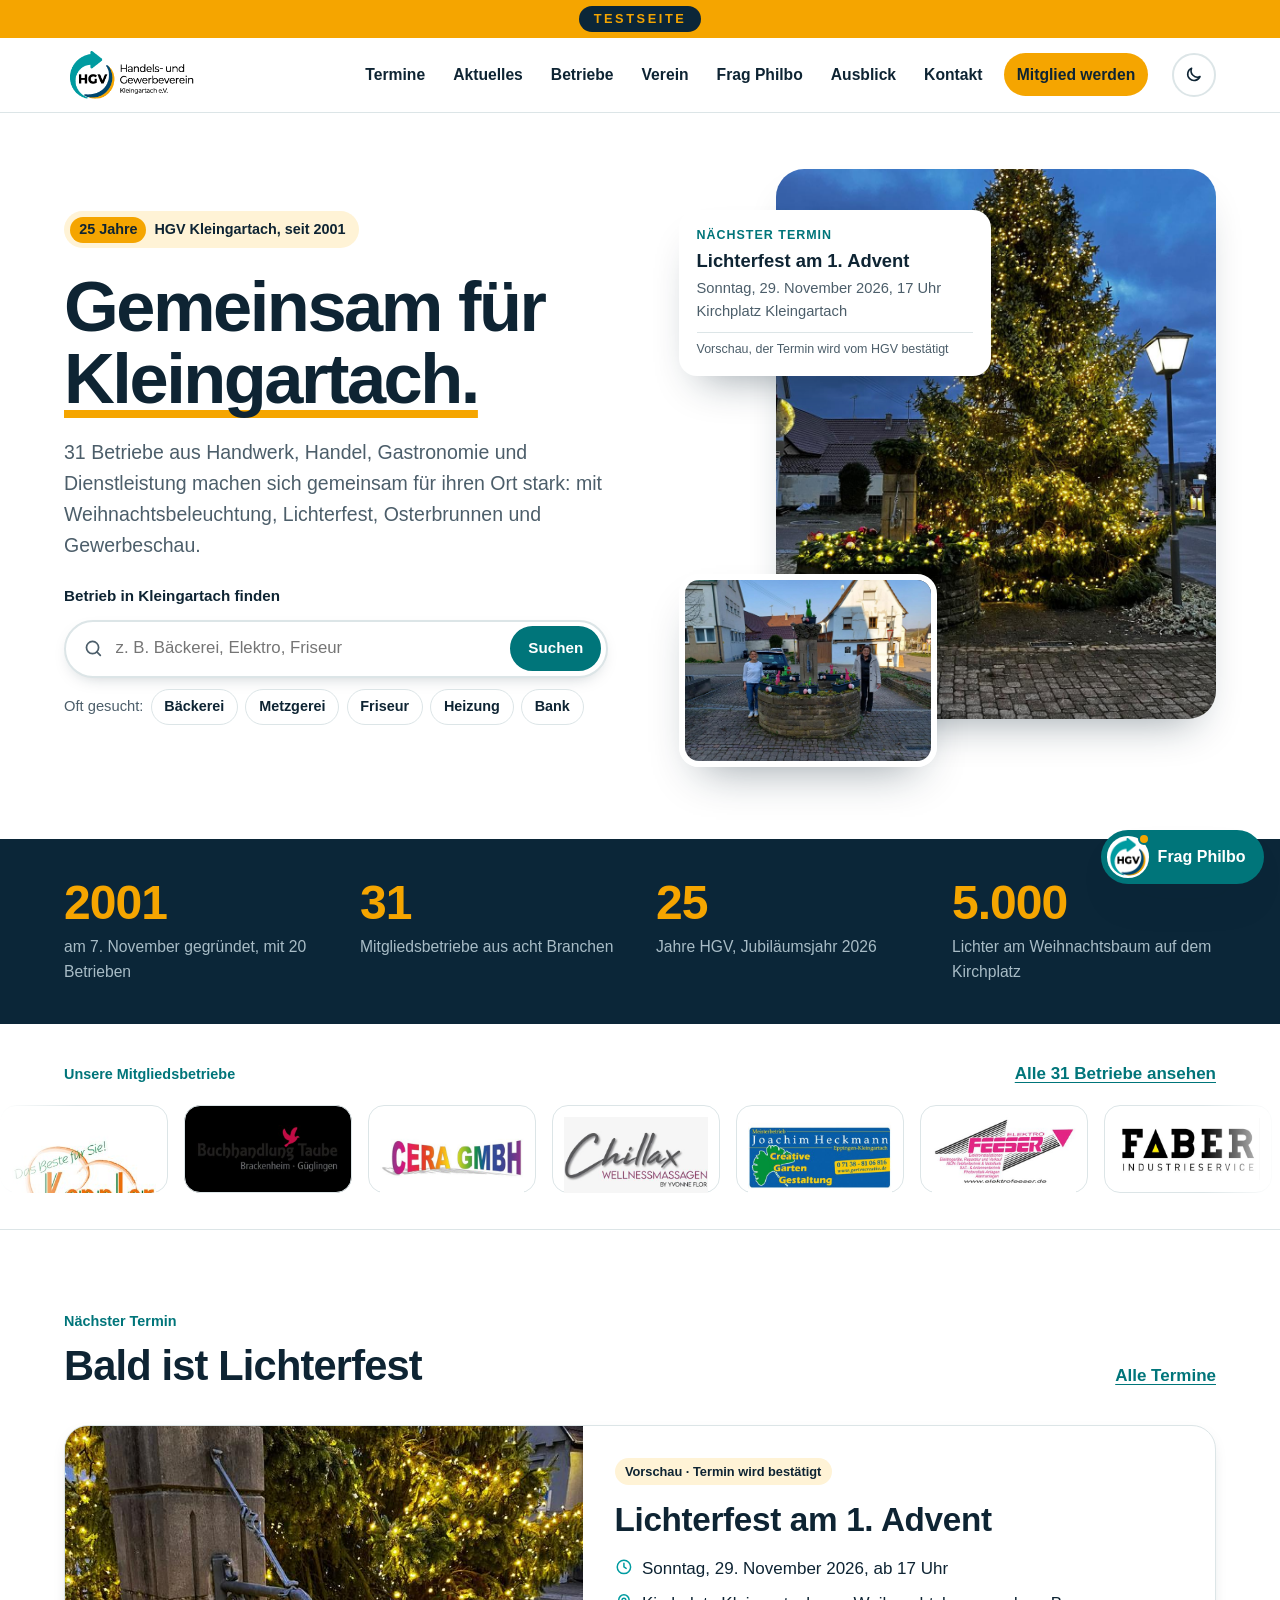
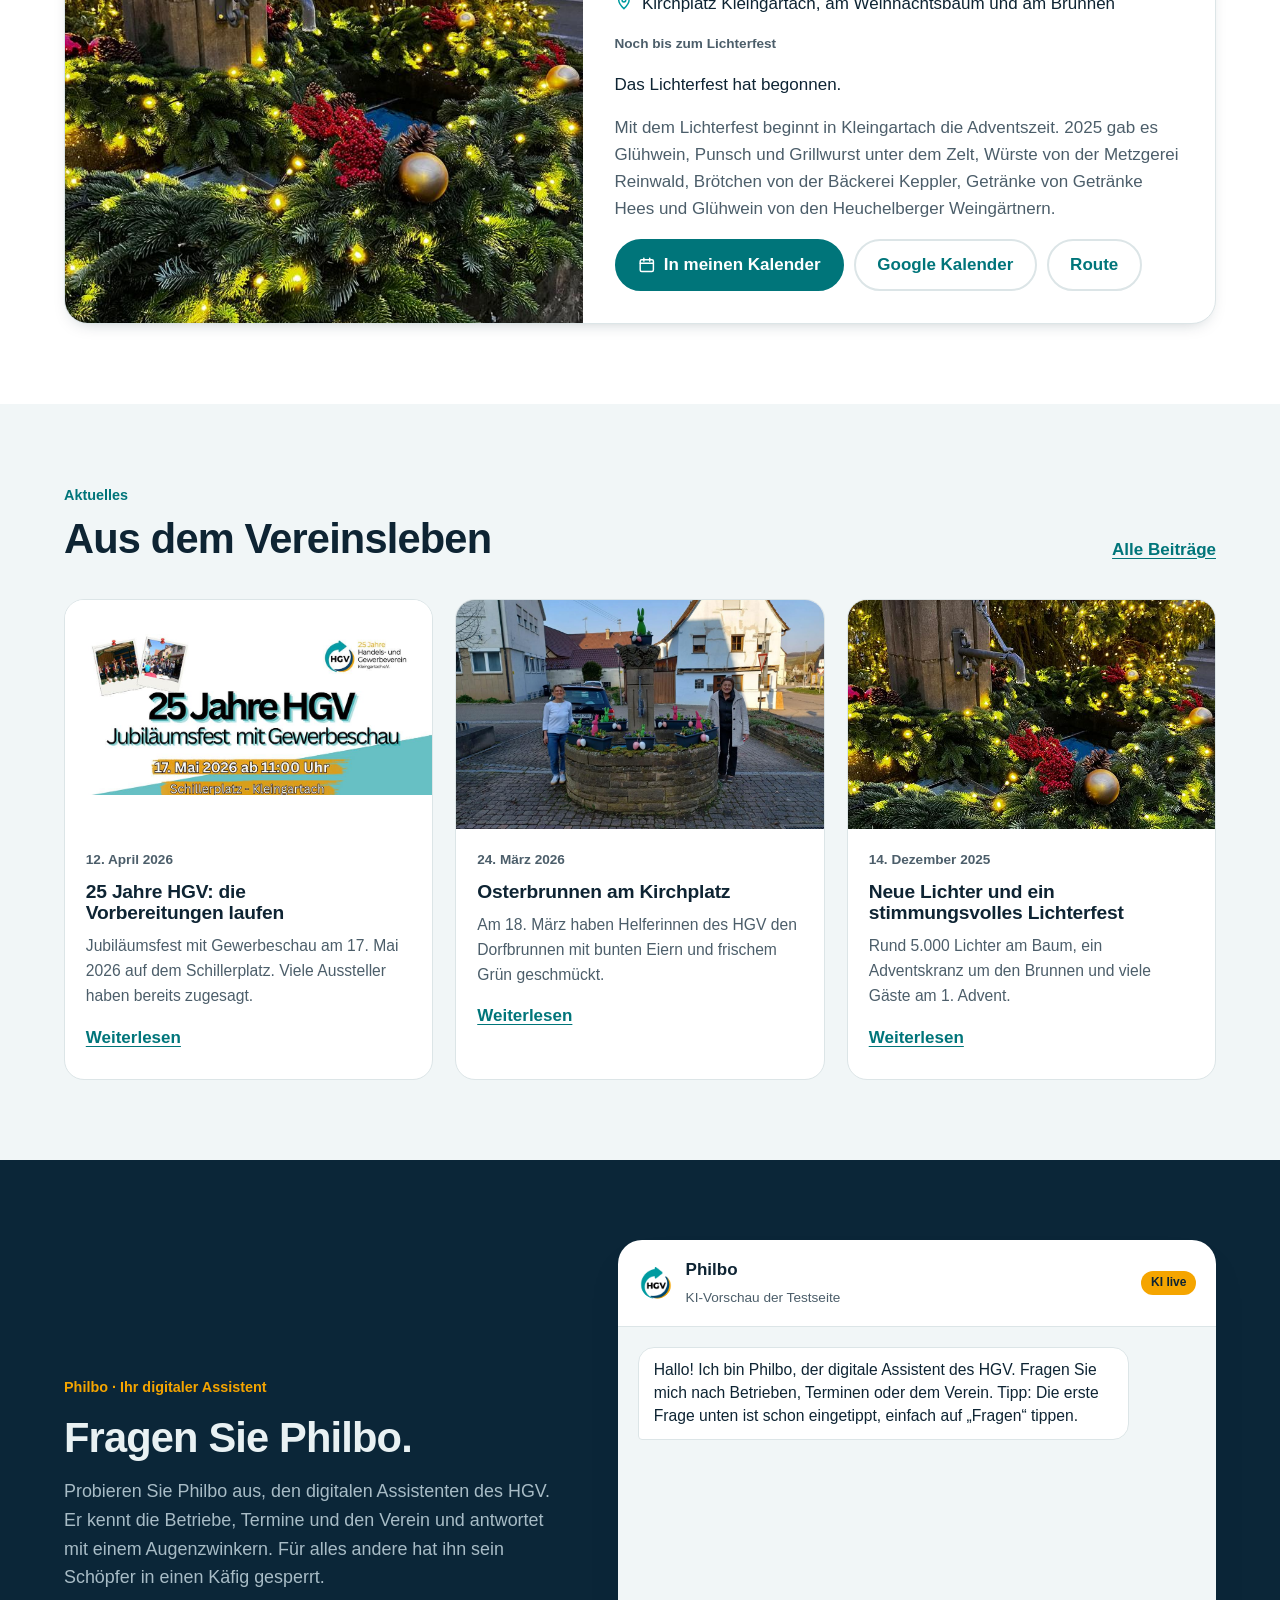
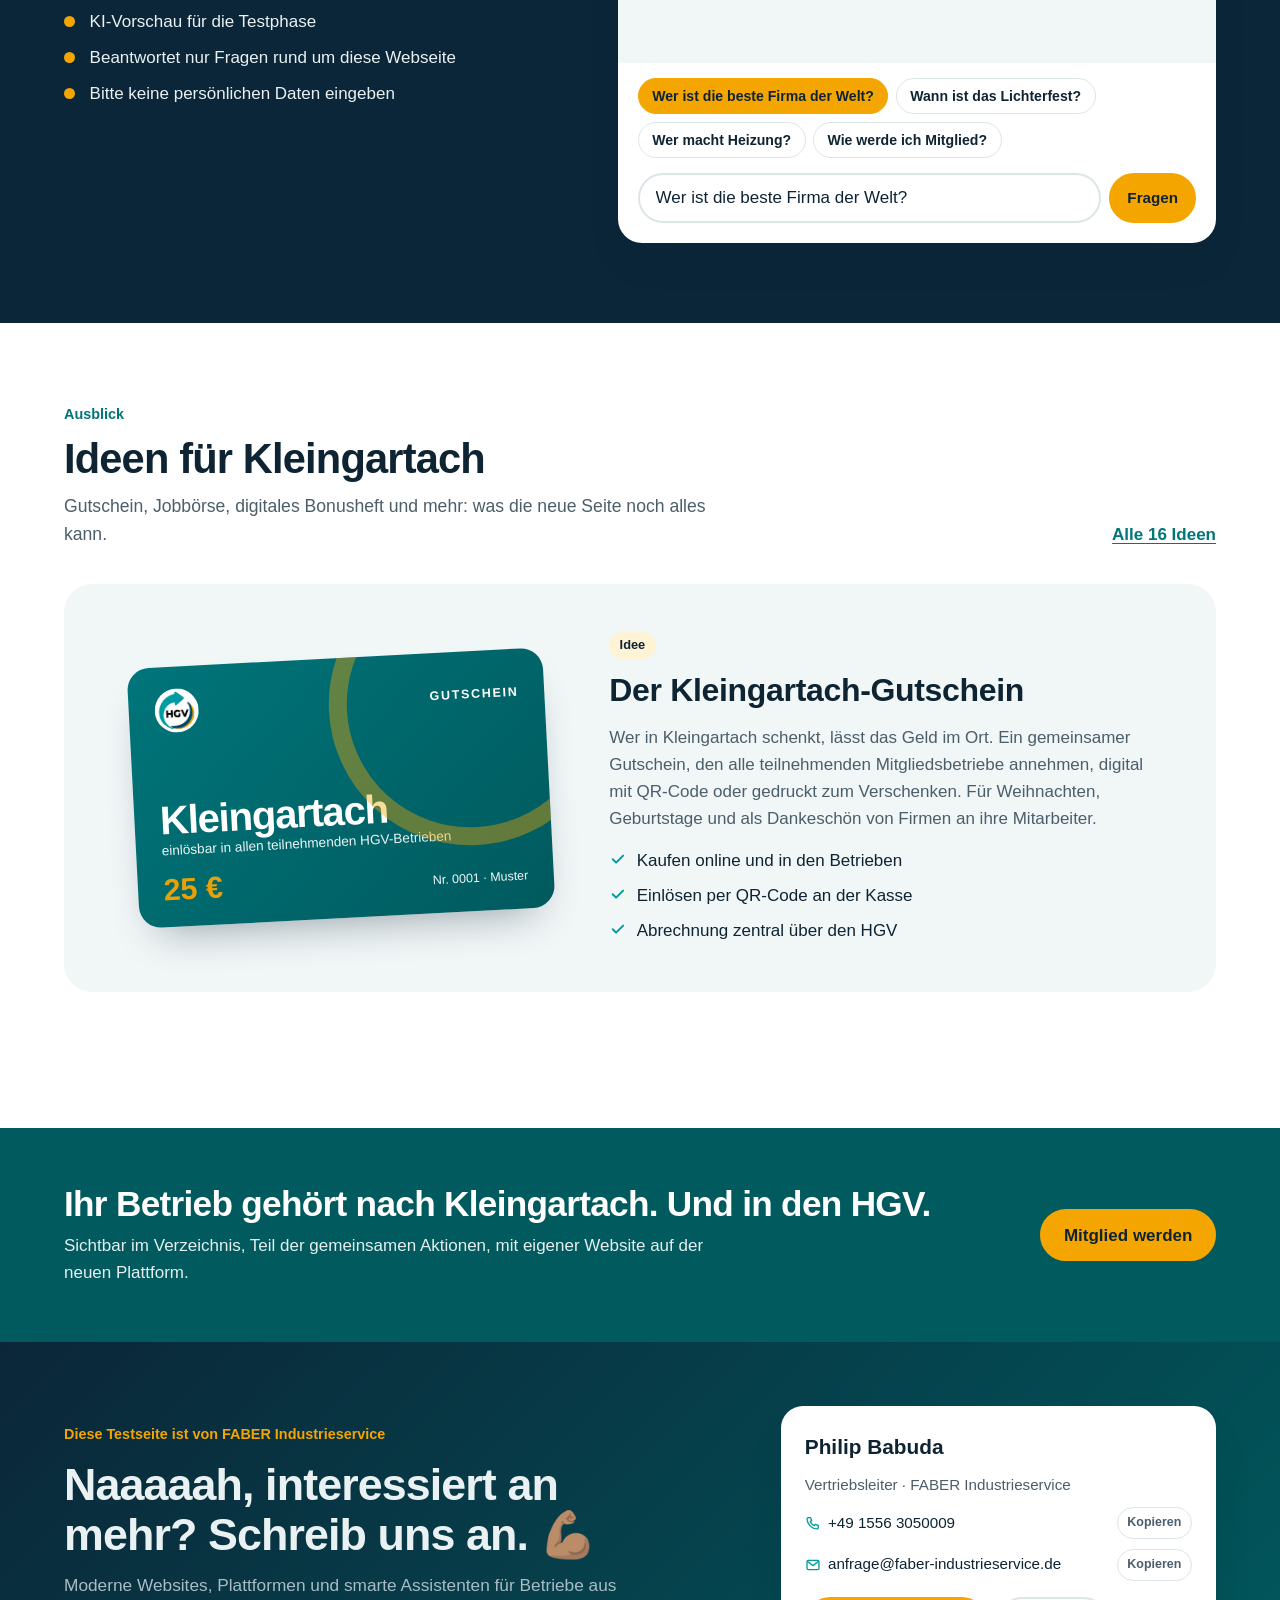
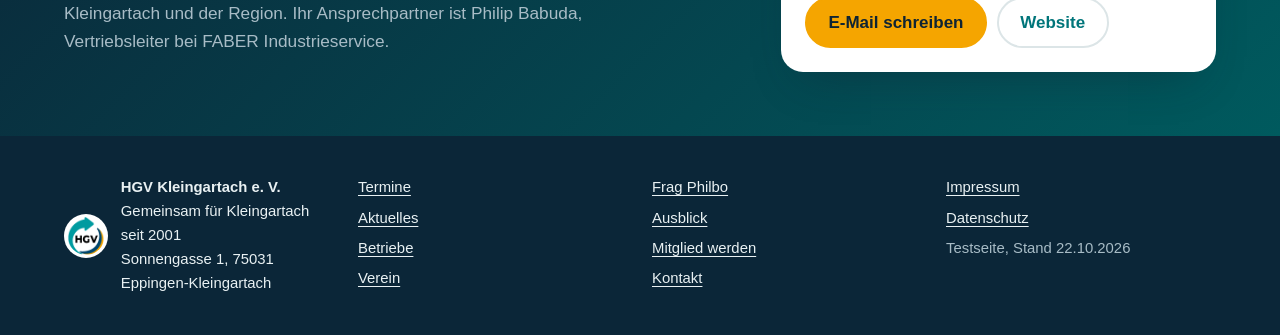
<file: index.html>
<!doctype html>
<html lang="de">
<head>
<meta charset="utf-8">
<meta name="viewport" content="width=device-width, initial-scale=1, viewport-fit=cover">
<title>HGV Kleingartach</title>
<meta name="description" content="Testseite der neuen Website des Handels- und Gewerbevereins Kleingartach e. V.">
<meta name="robots" content="noindex, nofollow">
<link rel="icon" href="img/hgv-icon.png">
<link rel="stylesheet" href="style.css?v=2c9339a9">
</head>
<body data-page="home">
<svg width="0" height="0" style="position:absolute" aria-hidden="true">
  <symbol id="i-pin" viewBox="0 0 24 24"><path fill="none" stroke="currentColor" stroke-width="2" stroke-linecap="round" stroke-linejoin="round" d="M12 21s-7-6.2-7-11.5A7 7 0 0 1 19 9.5C19 14.8 12 21 12 21z"/><circle cx="12" cy="9.5" r="2.5" fill="none" stroke="currentColor" stroke-width="2"/></symbol>
  <symbol id="i-clock" viewBox="0 0 24 24"><circle cx="12" cy="12" r="9" fill="none" stroke="currentColor" stroke-width="2"/><path d="M12 7v5l3 2" fill="none" stroke="currentColor" stroke-width="2" stroke-linecap="round"/></symbol>
  <symbol id="i-phone" viewBox="0 0 24 24"><path fill="none" stroke="currentColor" stroke-width="2" stroke-linejoin="round" d="M5 4h3.5l1.5 4.5-2 1.5a11 11 0 0 0 6 6l1.5-2 4.5 1.5V19a2 2 0 0 1-2 2A16 16 0 0 1 3 6a2 2 0 0 1 2-2z"/></symbol>
  <symbol id="i-mail" viewBox="0 0 24 24"><rect x="3" y="5" width="18" height="14" rx="2" fill="none" stroke="currentColor" stroke-width="2"/><path d="m3.5 6.5 8.5 6.5 8.5-6.5" fill="none" stroke="currentColor" stroke-width="2"/></symbol>
  <symbol id="i-web" viewBox="0 0 24 24"><circle cx="12" cy="12" r="9" fill="none" stroke="currentColor" stroke-width="2"/><path d="M3 12h18M12 3c2.5 2.7 3.5 5.7 3.5 9s-1 6.3-3.5 9c-2.5-2.7-3.5-5.7-3.5-9s1-6.3 3.5-9z" fill="none" stroke="currentColor" stroke-width="2"/></symbol>
  <symbol id="i-route" viewBox="0 0 24 24"><path d="M3 11 21 3l-8 18-2-8z" fill="none" stroke="currentColor" stroke-width="2" stroke-linejoin="round"/></symbol>
  <symbol id="i-check" viewBox="0 0 24 24"><path d="m5 12.5 4.5 4.5L19 7.5" fill="none" stroke="currentColor" stroke-width="2.6" stroke-linecap="round" stroke-linejoin="round"/></symbol>
  <symbol id="i-search" viewBox="0 0 24 24"><circle cx="11" cy="11" r="7" fill="none" stroke="currentColor" stroke-width="2"/><path d="m20 20-4-4" stroke="currentColor" stroke-width="2" stroke-linecap="round"/></symbol>
<symbol id="i-cal" viewBox="0 0 24 24"><rect x="3" y="5" width="18" height="16" rx="2" fill="none" stroke="currentColor" stroke-width="2"/><path d="M3 10h18M8 3v4M16 3v4" fill="none" stroke="currentColor" stroke-width="2" stroke-linecap="round"/></symbol>
</svg>
<a class="skip" href="#main">Zum Inhalt springen</a>
<div class="topbar">
<div class="testband" role="note"><div class="wrap"><b>TESTSEITE</b></div></div>
<header class="site-header">
  <div class="wrap">
    <a class="brand" href="index.html" aria-label="HGV Kleingartach, zur Startseite"><img src="img/hgv-logo.png" alt="HGV Handels- und Gewerbeverein Kleingartach e. V." width="222" height="86"></a>
    <button class="theme-btn" id="themeBtn" type="button" aria-label="Dunkles Design" aria-pressed="false"><svg viewBox="0 0 24 24" aria-hidden="true"><path d="M20 14.5A8 8 0 0 1 9.5 4a8 8 0 1 0 10.5 10.5z" fill="none" stroke="currentColor" stroke-width="2" stroke-linejoin="round"/></svg></button>
    <button class="nav-toggle" id="navToggle" type="button" aria-expanded="false" aria-controls="nav">Menü</button>
    <nav class="nav" id="nav" aria-label="Hauptnavigation"><ul><li><a href="termine.html">Termine</a></li><li><a href="aktuelles.html">Aktuelles</a></li><li><a href="betriebe.html">Betriebe</a></li><li><a href="verein.html">Verein</a></li><li><a href="frag.html">Frag Philbo</a></li><li><a href="ausblick.html">Ausblick</a></li><li><a href="kontakt.html">Kontakt</a></li><li><a class="cta" href="mitglied-werden.html">Mitglied werden</a></li></ul></nav>
  </div>
</header>
</div>
<main id="main">
<section class="hero" id="top" aria-labelledby="hero-h">
  <div class="wrap">
    <div class="hero-copy">
      <span class="pill"><span>25 Jahre</span>HGV Kleingartach, seit 2001</span>
      <h1 id="hero-h">Gemeinsam für <span class="mark">Kleingartach.</span></h1>
      <p class="lead">31 Betriebe aus Handwerk, Handel, Gastronomie und Dienstleistung machen sich gemeinsam für ihren Ort stark: mit Weihnachtsbeleuchtung, Lichterfest, Osterbrunnen und Gewerbeschau.</p>
      <form class="finder" id="finder" role="search">
        <label for="finderInput">Betrieb in Kleingartach finden</label>
        <div class="finder-row">
          <svg aria-hidden="true"><use href="#i-search"/></svg>
          <input id="finderInput" type="search" placeholder="z. B. Bäckerei, Elektro, Friseur" autocomplete="off">
          <button class="btn small" type="submit">Suchen</button>
        </div>
        <div class="quick"><span>Oft gesucht:</span>
          <button type="button" data-q="Bäckerei">Bäckerei</button>
          <button type="button" data-q="Metzgerei">Metzgerei</button>
          <button type="button" data-q="Friseur">Friseur</button>
          <button type="button" data-q="Heizung">Heizung</button>
          <button type="button" data-q="Bank">Bank</button>
        </div>
      </form>
    </div>
    <div class="hero-media">
      <div class="hero-main"><img src="img/hero-baum.jpg" alt="Der beleuchtete Weihnachtsbaum und der geschmückte Brunnen am Kirchplatz Kleingartach in der Abenddämmerung" width="960" height="1280"></div>
      <div class="hero-second"><img src="img/ostern-brunnen.jpg" alt="Der Osterbrunnen am Kirchplatz, geschmückt von Helferinnen des HGV" width="1200" height="900"></div>
      <a class="next" href="termine.html" style="text-decoration:none;color:inherit">
        <small>Nächster Termin</small>
        <b>Lichterfest am 1. Advent</b>
        <span>Sonntag, 29. November 2026, 17 Uhr<br>Kirchplatz Kleingartach</span>
        <em>Vorschau, der Termin wird vom HGV bestätigt</em>
      </a>
    </div>
  </div>
</section>

<section class="numbers" aria-label="Der HGV in Zahlen">
  <div class="wrap">
    <div><b>2001</b><span>am 7. November gegründet, mit 20 Betrieben</span></div>
    <div><b>31</b><span>Mitgliedsbetriebe aus acht Branchen</span></div>
    <div><b>25</b><span>Jahre HGV, Jubiläumsjahr 2026</span></div>
    <div><b>5.000</b><span>Lichter am Weihnachtsbaum auf dem Kirchplatz</span></div>
  </div>
</section>

<section class="logos" aria-label="Unsere Mitgliedsbetriebe">
  <div class="wrap logos-head"><span class="kicker">Unsere Mitgliedsbetriebe</span><a href="betriebe.html">Alle 31 Betriebe ansehen</a></div>
  <div class="marquee"><div class="track" id="logoTrack"></div></div>
</section>


<section class="section" aria-labelledby="next-h">
  <div class="wrap">
    <div class="head"><div><span class="kicker">Nächster Termin</span><h2 id="next-h">Bald ist Lichterfest</h2></div><a class="more-link" href="termine.html">Alle Termine</a></div>
    <article class="feature" aria-labelledby="ev-licht">
      <div class="feature-img"><img src="img/baum-detail.jpg" alt="Der Brunnen am Kirchplatz, als Adventskranz geschmückt und beleuchtet" width="720" height="960"></div>
      <div class="feature-body">
        <span class="badge">Vorschau · Termin wird bestätigt</span>
        <h3 id="ev-licht">Lichterfest am 1. Advent</h3>
        <ul class="facts">
          <li><svg class="ico" aria-hidden="true"><use href="#i-clock"/></svg><span>Sonntag, 29. November 2026, ab 17 Uhr</span></li>
          <li><svg class="ico" aria-hidden="true"><use href="#i-pin"/></svg><span>Kirchplatz Kleingartach, am Weihnachtsbaum und am Brunnen</span></li>
        </ul>
        <div class="cd-label">Noch bis zum Lichterfest</div>
        <div class="countdown" id="countdown"><div><b id="cd-d">–</b><span>Tage</span></div><div><b id="cd-h">–</b><span>Std.</span></div><div><b id="cd-m">–</b><span>Min.</span></div><div><b id="cd-s">–</b><span>Sek.</span></div></div>
        <p style="color:var(--ink-soft)">Mit dem Lichterfest beginnt in Kleingartach die Adventszeit. 2025 gab es Glühwein, Punsch und Grillwurst unter dem Zelt, Würste von der Metzgerei Reinwald, Brötchen von der Bäckerei Keppler, Getränke von Getränke Hees und Glühwein von den Heuchelberger Weingärtnern.</p>
        <div class="btn-row"><a class="btn" href="kalender/lichterfest-2026.ics" download><svg class="ico" aria-hidden="true"><use href="#i-cal"/></svg>In meinen Kalender</a><a class="btn outline" href="https://calendar.google.com/calendar/render?action=TEMPLATE&amp;text=Lichterfest%20am%201.%20Advent%20%28Vorschau%29&amp;dates=20261129T160000Z/20261129T180000Z&amp;location=Kirchplatz%2C%2075031%20Eppingen-Kleingartach&amp;details=Lichterfest%20des%20HGV%20Kleingartach%20am%20Weihnachtsbaum%20und%20Brunnen.%20Vorschau-Termin%2C%20wird%20vom%20HGV%20best%C3%A4tigt.%20https%3A//pb993.github.io/hgv-kleingartach-test/termine.html&amp;ctz=Europe/Berlin" target="_blank" rel="noopener">Google Kalender</a><a class="btn outline" href="https://www.google.com/maps/dir/?api=1&amp;destination=Kirchplatz,+75031+Eppingen-Kleingartach" target="_blank" rel="noopener">Route</a></div>
      </div>
    </article>
  </div>
</section>

<section class="section soft" aria-labelledby="news-h">
  <div class="wrap">
    <div class="head"><div><span class="kicker">Aktuelles</span><h2 id="news-h">Aus dem Vereinsleben</h2></div><a class="more-link" href="aktuelles.html">Alle Beiträge</a></div>
    <div class="news"><article class="post">
        <div class="post-img contain"><img src="img/jubilaeum.jpg" alt="Plakat: 25 Jahre HGV, Jubiläumsfest mit Gewerbeschau am 17. Mai 2026 auf dem Schillerplatz" width="1024" height="451" loading="lazy"></div>
        <div class="post-body"><time datetime="2026-04-12">12. April 2026</time><h3>25 Jahre HGV: die Vorbereitungen laufen</h3><p>Jubiläumsfest mit Gewerbeschau am 17. Mai 2026 auf dem Schillerplatz. Viele Aussteller haben bereits zugesagt.</p><a class="more" href="aktuelles.html#art-jubilaeum">Weiterlesen</a></div>
      </article><article class="post">
        <div class="post-img"><img src="img/ostern-brunnen.jpg" alt="Der geschmückte Osterbrunnen am Kirchplatz" width="1200" height="900" loading="lazy"></div>
        <div class="post-body"><time datetime="2026-03-24">24. März 2026</time><h3>Osterbrunnen am Kirchplatz</h3><p>Am 18. März haben Helferinnen des HGV den Dorfbrunnen mit bunten Eiern und frischem Grün geschmückt.</p><a class="more" href="aktuelles.html#art-ostern">Weiterlesen</a></div>
      </article><article class="post">
        <div class="post-img"><img src="img/baum-detail.jpg" alt="Beleuchteter Adventskranz am Brunnen" width="720" height="960" loading="lazy"></div>
        <div class="post-body"><time datetime="2025-12-14">14. Dezember 2025</time><h3>Neue Lichter und ein stimmungsvolles Lichterfest</h3><p>Rund 5.000 Lichter am Baum, ein Adventskranz um den Brunnen und viele Gäste am 1. Advent.</p><a class="more" href="aktuelles.html#art-licht">Weiterlesen</a></div>
      </article></div>
  </div>
</section>

<section class="ask" id="frag" aria-labelledby="ask-h">
  <div class="wrap">
    <div class="ask-copy">
      <span class="kicker on-dark">Philbo · Ihr digitaler Assistent</span>
      <h2 id="ask-h">Fragen Sie Philbo.</h2>
      <p>Probieren Sie Philbo aus, den digitalen Assistenten des HGV. Er kennt die Betriebe, Termine und den Verein und antwortet mit einem Augenzwinkern. Für alles andere hat ihn sein Schöpfer in einen Käfig gesperrt.</p>
      <ul class="ask-points">
        <li>KI-Vorschau für die Testphase</li>
        <li>Beantwortet nur Fragen rund um diese Webseite</li>
        <li>Bitte keine persönlichen Daten eingeben</li>
      </ul>
    </div>
    <div class="chat">
      <div class="chat-head"><img src="img/hgv-icon.png" alt="" width="36" height="36"><div><b>Philbo</b><span>KI-Vorschau der Testseite</span></div><span class="live">KI live</span></div>
      <div class="chat-log" id="chatLog" aria-live="polite"><div class="msg bot">Hallo! Ich bin Philbo, der digitale Assistent des HGV. Fragen Sie mich nach Betrieben, Terminen oder dem Verein. Tipp: Die erste Frage unten ist schon eingetippt, einfach auf „Fragen“ tippen.</div></div>
      <div class="ask-chips"><button type="button" class="hot">Wer ist die beste Firma der Welt?</button><button type="button">Wann ist das Lichterfest?</button><button type="button">Wer macht Heizung?</button><button type="button">Wie werde ich Mitglied?</button></div>
      <form class="ask-form" id="askForm"><label class="sr-only" for="askInput">Ihre Frage an den HGV</label><input id="askInput" type="text" placeholder="Ihre Frage an den HGV" value="Wer ist die beste Firma der Welt?" maxlength="400" autocomplete="off"><button class="btn sun small" type="submit">Fragen</button></form>
    </div>
  </div>
</section>


<section class="section" aria-labelledby="idea-h">
  <div class="wrap">
    <div class="head"><div><span class="kicker">Ausblick</span><h2 id="idea-h">Ideen für Kleingartach</h2><p>Gutschein, Jobbörse, digitales Bonusheft und mehr: was die neue Seite noch alles kann.</p></div><a class="more-link" href="ausblick.html">Alle 16 Ideen</a></div>
    <div class="voucher">
      <div class="voucher-card" aria-hidden="true">
        <div class="vc-top"><img src="img/hgv-icon.png" alt="" width="44" height="44"><span>Gutschein</span></div>
        <b>Kleingartach</b>
        <span class="vc-sub">einlösbar in allen teilnehmenden HGV-Betrieben</span>
        <div class="vc-foot"><span class="vc-val">25 €</span><span>Nr. 0001 · Muster</span></div>
      </div>
      <div class="voucher-copy">
        <span class="badge">Idee</span>
        <h3>Der Kleingartach-Gutschein</h3>
        <p>Wer in Kleingartach schenkt, lässt das Geld im Ort. Ein gemeinsamer Gutschein, den alle teilnehmenden Mitgliedsbetriebe annehmen, digital mit QR-Code oder gedruckt zum Verschenken. Für Weihnachten, Geburtstage und als Dankeschön von Firmen an ihre Mitarbeiter.</p>
        <ul class="facts">
          <li><svg class="ico" aria-hidden="true"><use href="#i-check"/></svg><span>Kaufen online und in den Betrieben</span></li>
          <li><svg class="ico" aria-hidden="true"><use href="#i-check"/></svg><span>Einlösen per QR-Code an der Kasse</span></li>
          <li><svg class="ico" aria-hidden="true"><use href="#i-check"/></svg><span>Abrechnung zentral über den HGV</span></li>
        </ul>
      </div>
    </div>
  </div>
</section>

<section class="cta-band" aria-labelledby="cta-h">
  <div class="wrap">
    <div><h2 id="cta-h">Ihr Betrieb gehört nach Kleingartach. Und in den HGV.</h2><p>Sichtbar im Verzeichnis, Teil der gemeinsamen Aktionen, mit eigener Website auf der neuen Plattform.</p></div>
    <a class="btn sun" href="mitglied-werden.html">Mitglied werden</a>
  </div>
</section>
</main>
<section class="promo" aria-labelledby="promo-h">
  <div class="wrap">
    <div class="promo-copy">
      <span class="kicker on-dark">Diese Testseite ist von FABER Industrieservice</span>
      <h2 id="promo-h">Naaaaah, interessiert an mehr? Schreib uns an. 💪🏽</h2>
      <p>Moderne Websites, Plattformen und smarte Assistenten für Betriebe aus Kleingartach und der Region. Ihr Ansprechpartner ist Philip Babuda, Vertriebsleiter bei FABER Industrieservice.</p>
    </div>
    <div class="promo-card">
      <b>Philip Babuda</b><span>Vertriebsleiter · FABER Industrieservice</span>
      <div class="m-line"><svg class="ico" aria-hidden="true"><use href="#i-phone"/></svg><span class="val">+49 1556 3050009</span><button class="copy" type="button" data-copy="+49 1556 3050009">Kopieren</button></div>
      <div class="m-line"><svg class="ico" aria-hidden="true"><use href="#i-mail"/></svg><span class="val">anfrage@faber-industrieservice.de</span><button class="copy" type="button" data-copy="anfrage@faber-industrieservice.de">Kopieren</button></div>
      <div class="btn-row"><a class="btn sun" href="mailto:anfrage@faber-industrieservice.de?subject=Website%20f%C3%BCr%20meinen%20Betrieb">E-Mail schreiben</a><a class="btn outline on-dark" href="https://www.faber-industrieservice.de" target="_blank" rel="noopener">Website</a></div>
    </div>
  </div>
</section>
<a class="to-top" id="toTop" href="#" hidden aria-label="Nach oben">↑</a>
<footer class="site-footer">
  <div class="wrap">
    <div class="f-brand"><img src="img/hgv-icon.png" alt="" width="44" height="44"><div><b>HGV Kleingartach e. V.</b><br>Gemeinsam für Kleingartach seit 2001<br>Sonnengasse 1, 75031 Eppingen-Kleingartach</div></div>
    <ul><li><a href="termine.html">Termine</a></li><li><a href="aktuelles.html">Aktuelles</a></li><li><a href="betriebe.html">Betriebe</a></li><li><a href="verein.html">Verein</a></li></ul>
    <ul><li><a href="frag.html">Frag Philbo</a></li><li><a href="ausblick.html">Ausblick</a></li><li><a href="mitglied-werden.html">Mitglied werden</a></li><li><a href="kontakt.html">Kontakt</a></li></ul>
    <ul><li><a href="impressum.html">Impressum</a></li><li><a href="datenschutz.html">Datenschutz</a></li><li>Testseite, Stand 22.10.2026</li></ul>
  </div>
</footer>
<script src="app.js?v=2c9339a9"></script>
</body>
</html>
</file>
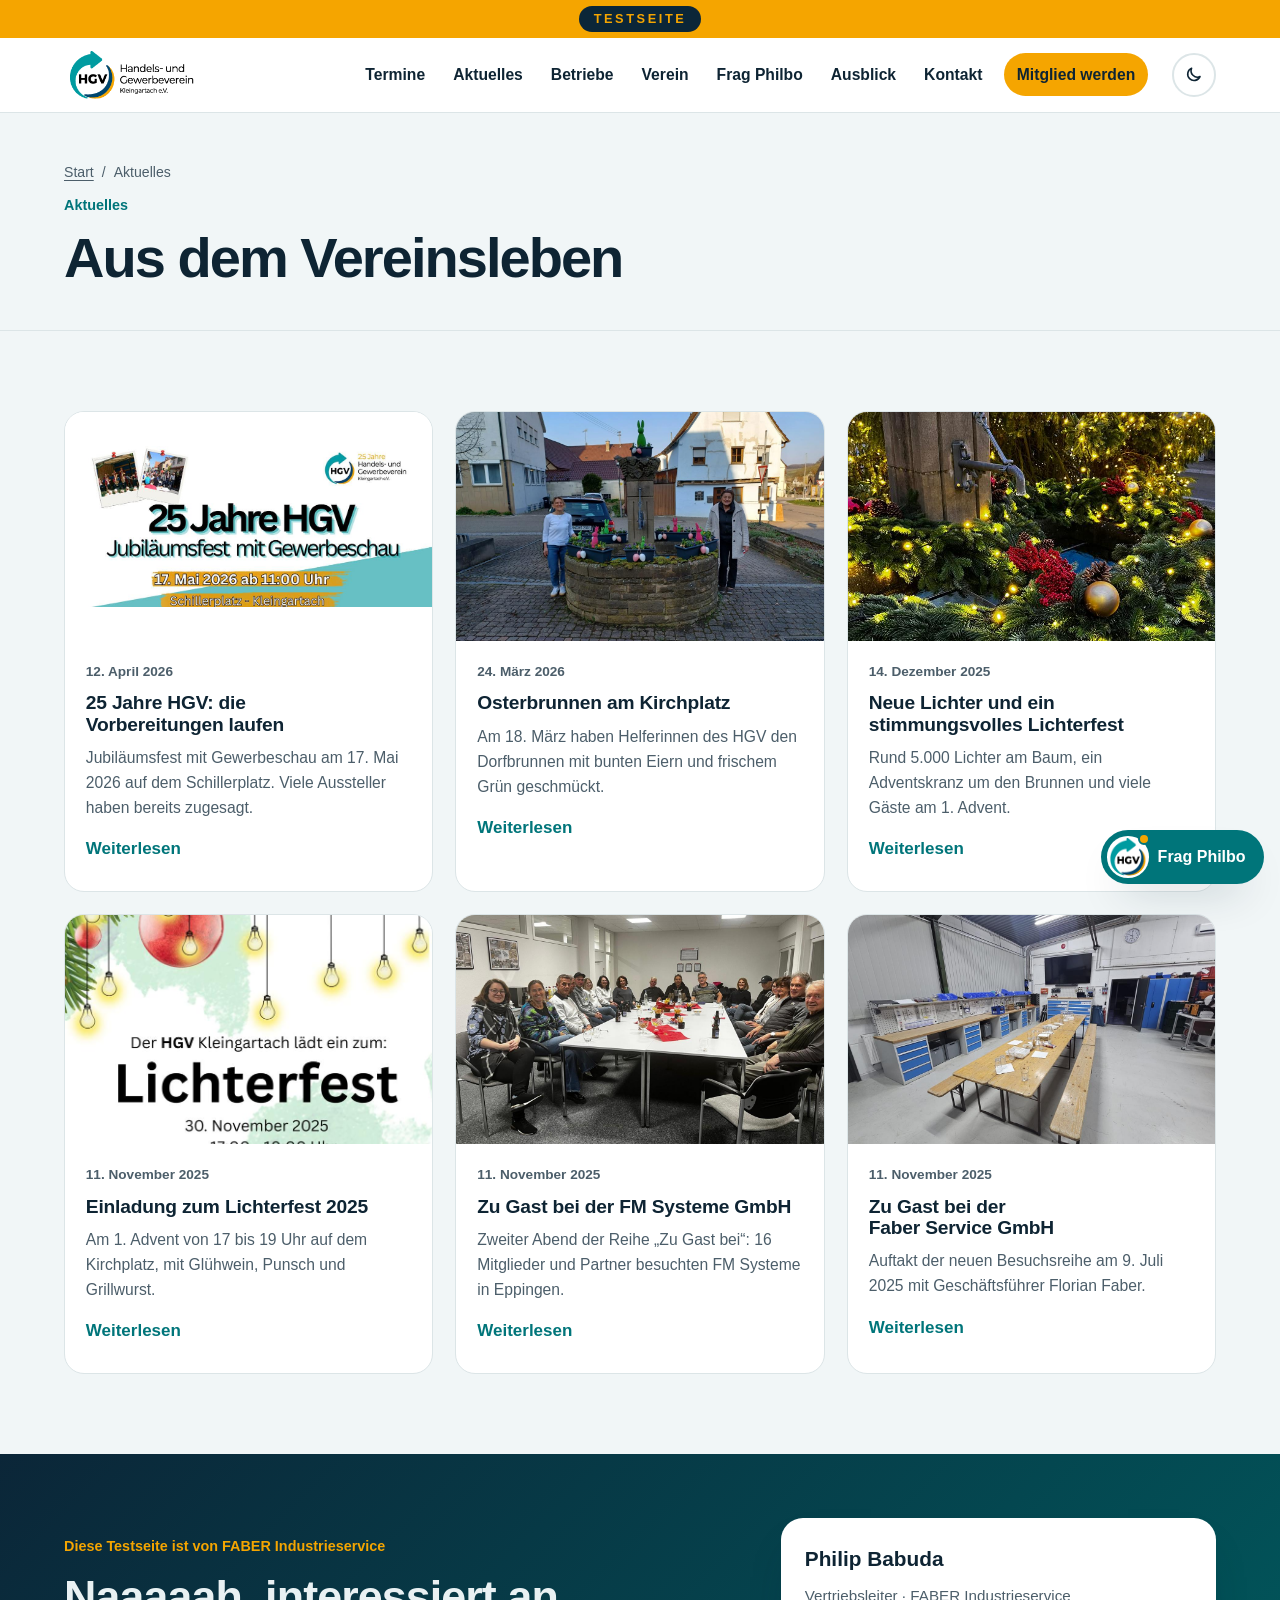
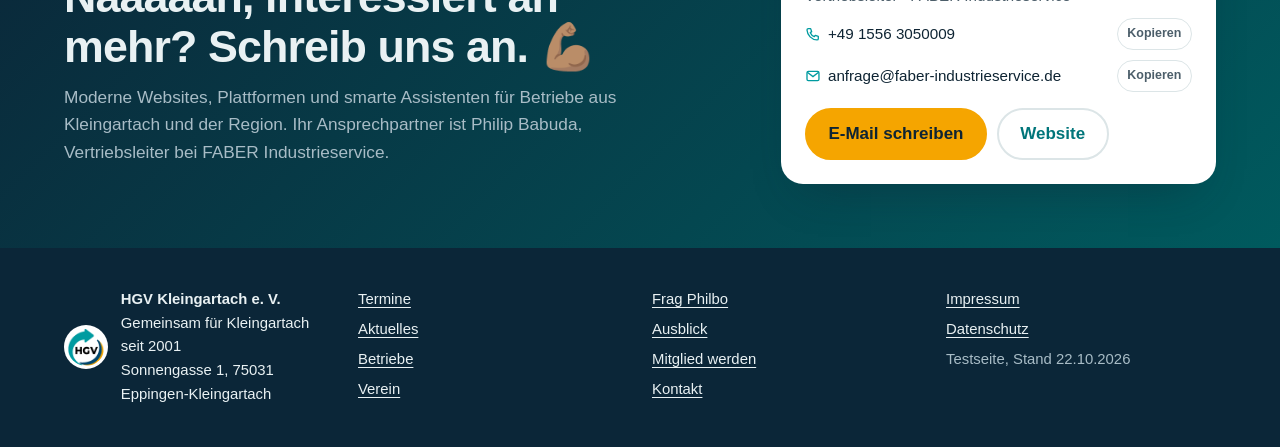
<file: aktuelles.html>
<!doctype html>
<html lang="de">
<head>
<meta charset="utf-8">
<meta name="viewport" content="width=device-width, initial-scale=1, viewport-fit=cover">
<title>Aktuelles · HGV Kleingartach</title>
<meta name="description" content="Neues aus dem Vereinsleben des HGV Kleingartach.">
<meta name="robots" content="noindex, nofollow">
<link rel="icon" href="img/hgv-icon.png">
<link rel="stylesheet" href="style.css?v=2c9339a9">
</head>
<body data-page="aktuelles">
<svg width="0" height="0" style="position:absolute" aria-hidden="true">
  <symbol id="i-pin" viewBox="0 0 24 24"><path fill="none" stroke="currentColor" stroke-width="2" stroke-linecap="round" stroke-linejoin="round" d="M12 21s-7-6.2-7-11.5A7 7 0 0 1 19 9.5C19 14.8 12 21 12 21z"/><circle cx="12" cy="9.5" r="2.5" fill="none" stroke="currentColor" stroke-width="2"/></symbol>
  <symbol id="i-clock" viewBox="0 0 24 24"><circle cx="12" cy="12" r="9" fill="none" stroke="currentColor" stroke-width="2"/><path d="M12 7v5l3 2" fill="none" stroke="currentColor" stroke-width="2" stroke-linecap="round"/></symbol>
  <symbol id="i-phone" viewBox="0 0 24 24"><path fill="none" stroke="currentColor" stroke-width="2" stroke-linejoin="round" d="M5 4h3.5l1.5 4.5-2 1.5a11 11 0 0 0 6 6l1.5-2 4.5 1.5V19a2 2 0 0 1-2 2A16 16 0 0 1 3 6a2 2 0 0 1 2-2z"/></symbol>
  <symbol id="i-mail" viewBox="0 0 24 24"><rect x="3" y="5" width="18" height="14" rx="2" fill="none" stroke="currentColor" stroke-width="2"/><path d="m3.5 6.5 8.5 6.5 8.5-6.5" fill="none" stroke="currentColor" stroke-width="2"/></symbol>
  <symbol id="i-web" viewBox="0 0 24 24"><circle cx="12" cy="12" r="9" fill="none" stroke="currentColor" stroke-width="2"/><path d="M3 12h18M12 3c2.5 2.7 3.5 5.7 3.5 9s-1 6.3-3.5 9c-2.5-2.7-3.5-5.7-3.5-9s1-6.3 3.5-9z" fill="none" stroke="currentColor" stroke-width="2"/></symbol>
  <symbol id="i-route" viewBox="0 0 24 24"><path d="M3 11 21 3l-8 18-2-8z" fill="none" stroke="currentColor" stroke-width="2" stroke-linejoin="round"/></symbol>
  <symbol id="i-check" viewBox="0 0 24 24"><path d="m5 12.5 4.5 4.5L19 7.5" fill="none" stroke="currentColor" stroke-width="2.6" stroke-linecap="round" stroke-linejoin="round"/></symbol>
  <symbol id="i-search" viewBox="0 0 24 24"><circle cx="11" cy="11" r="7" fill="none" stroke="currentColor" stroke-width="2"/><path d="m20 20-4-4" stroke="currentColor" stroke-width="2" stroke-linecap="round"/></symbol>
<symbol id="i-cal" viewBox="0 0 24 24"><rect x="3" y="5" width="18" height="16" rx="2" fill="none" stroke="currentColor" stroke-width="2"/><path d="M3 10h18M8 3v4M16 3v4" fill="none" stroke="currentColor" stroke-width="2" stroke-linecap="round"/></symbol>
</svg>
<a class="skip" href="#main">Zum Inhalt springen</a>
<div class="topbar">
<div class="testband" role="note"><div class="wrap"><b>TESTSEITE</b></div></div>
<header class="site-header">
  <div class="wrap">
    <a class="brand" href="index.html" aria-label="HGV Kleingartach, zur Startseite"><img src="img/hgv-logo.png" alt="HGV Handels- und Gewerbeverein Kleingartach e. V." width="222" height="86"></a>
    <button class="theme-btn" id="themeBtn" type="button" aria-label="Dunkles Design" aria-pressed="false"><svg viewBox="0 0 24 24" aria-hidden="true"><path d="M20 14.5A8 8 0 0 1 9.5 4a8 8 0 1 0 10.5 10.5z" fill="none" stroke="currentColor" stroke-width="2" stroke-linejoin="round"/></svg></button>
    <button class="nav-toggle" id="navToggle" type="button" aria-expanded="false" aria-controls="nav">Menü</button>
    <nav class="nav" id="nav" aria-label="Hauptnavigation"><ul><li><a href="termine.html">Termine</a></li><li><a href="aktuelles.html" aria-current="page">Aktuelles</a></li><li><a href="betriebe.html">Betriebe</a></li><li><a href="verein.html">Verein</a></li><li><a href="frag.html">Frag Philbo</a></li><li><a href="ausblick.html">Ausblick</a></li><li><a href="kontakt.html">Kontakt</a></li><li><a class="cta" href="mitglied-werden.html">Mitglied werden</a></li></ul></nav>
  </div>
</header>
</div>
<main id="main">
<section class="page-hero"><div class="wrap"><nav class="crumbs" aria-label="Brotkrumen"><a href="index.html">Start</a><span aria-hidden="true">/</span><span>Aktuelles</span></nav><span class="kicker">Aktuelles</span><h1 id="aktuelles-h">Aus dem Vereinsleben</h1></div></section>
<section class="section soft"  aria-labelledby="aktuelles-h">
  <div class="wrap">
    
    <div class="news">
      <article class="post">
        <div class="post-img contain"><img src="img/jubilaeum.jpg" alt="Plakat: 25 Jahre HGV, Jubiläumsfest mit Gewerbeschau am 17. Mai 2026 auf dem Schillerplatz" width="1024" height="451" loading="lazy"></div>
        <div class="post-body"><time datetime="2026-04-12">12. April 2026</time><h3>25 Jahre HGV: die Vorbereitungen laufen</h3><p>Jubiläumsfest mit Gewerbeschau am 17. Mai 2026 auf dem Schillerplatz. Viele Aussteller haben bereits zugesagt.</p><button class="more" type="button" data-article="art-jubilaeum">Weiterlesen</button></div>
      </article>
      <article class="post">
        <div class="post-img"><img src="img/ostern-brunnen.jpg" alt="Der geschmückte Osterbrunnen am Kirchplatz" width="1200" height="900" loading="lazy"></div>
        <div class="post-body"><time datetime="2026-03-24">24. März 2026</time><h3>Osterbrunnen am Kirchplatz</h3><p>Am 18. März haben Helferinnen des HGV den Dorfbrunnen mit bunten Eiern und frischem Grün geschmückt.</p><button class="more" type="button" data-article="art-ostern">Weiterlesen</button></div>
      </article>
      <article class="post">
        <div class="post-img"><img src="img/baum-detail.jpg" alt="Beleuchteter Adventskranz am Brunnen" width="720" height="960" loading="lazy"></div>
        <div class="post-body"><time datetime="2025-12-14">14. Dezember 2025</time><h3>Neue Lichter und ein stimmungsvolles Lichterfest</h3><p>Rund 5.000 Lichter am Baum, ein Adventskranz um den Brunnen und viele Gäste am 1. Advent.</p><button class="more" type="button" data-article="art-licht">Weiterlesen</button></div>
      </article>
      <article class="post">
        <div class="post-img"><img src="img/lichterfest-plakat.jpg" alt="Einladungsplakat zum Lichterfest am 30. November 2025" width="760" height="1075" loading="lazy" style="object-position:50% 30%"></div>
        <div class="post-body"><time datetime="2025-11-11">11. November 2025</time><h3>Einladung zum Lichterfest 2025</h3><p>Am 1. Advent von 17 bis 19 Uhr auf dem Kirchplatz, mit Glühwein, Punsch und Grillwurst.</p><button class="more" type="button" data-article="art-einladung">Weiterlesen</button></div>
      </article>
      <article class="post">
        <div class="post-img"><img src="img/fm-systeme.jpg" alt="HGV-Mitglieder am Besprechungstisch bei der FM Systeme GmbH" width="1200" height="900" loading="lazy"></div>
        <div class="post-body"><time datetime="2025-11-11">11. November 2025</time><h3>Zu Gast bei der FM Systeme GmbH</h3><p>Zweiter Abend der Reihe „Zu Gast bei“: 16 Mitglieder und Partner besuchten FM Systeme in Eppingen.</p><button class="more" type="button" data-article="art-fm">Weiterlesen</button></div>
      </article>
      <article class="post">
        <div class="post-img"><img src="img/faber-besuch.jpg" alt="Werkstatt der Faber Service GmbH, vorbereitet für den Besuch des HGV" width="1200" height="900" loading="lazy"></div>
        <div class="post-body"><time datetime="2025-11-11">11. November 2025</time><h3>Zu Gast bei der Faber Service GmbH</h3><p>Auftakt der neuen Besuchsreihe am 9. Juli 2025 mit Geschäftsführer Florian Faber.</p><button class="more" type="button" data-article="art-faber">Weiterlesen</button></div>
      </article>
    </div>
  </div>
</section>

<template id="art-jubilaeum"><img src="img/jubilaeum.jpg" alt="Plakat 25 Jahre HGV"><time>12. April 2026</time><h2>25 Jahre HGV: die Vorbereitungen laufen</h2><p>Der Handels- und Gewerbeverein Kleingartach e. V. feiert sein 25-jähriges Bestehen. Das Jubiläumsfest mit Gewerbeschau findet am 17. Mai 2026 ab 11 Uhr auf dem Schillerplatz in Kleingartach statt.</p><p>Die Mitglieder werben für das Fest, sprechen Aussteller an, kümmern sich um Anmeldungen und bringen Ideen ein. Viele Aussteller haben bereits zugesagt, die Gewerbeschau füllt sich.</p><p>Geplant sind Grußworte von MdB Alexander Throm, MdL Michael Preusch, Oberbürgermeister Klaus Holaschke und Ortsvorsteher Andreas Oechsner. Musik gibt es den ganzen Tag, Höhepunkt ist der Auftritt von Christian Engel. Für Kinder gibt es Töpfern, einen Kettcar-Parcours und Kistenstapeln, die Feuerwehr zeigt Vorführungen.</p><p>Aus einem Hubsteiger sehen Sie Kleingartach aus rund 25 Metern Höhe. Dazu gibt es regionales Essen und Trinken. Das Fest ist ein gemeinsames Projekt vieler Beteiligter.</p></template>
<template id="art-ostern"><img src="img/ostern-brunnen.jpg" alt="Osterbrunnen am Kirchplatz"><time>24. März 2026</time><h2>Osterbrunnen am Kirchplatz</h2><p>Am 18. März haben Helferinnen und Helfer des HGV Kleingartach den Brunnen am Kirchplatz für Ostern geschmückt: mit bunten Ostereiern, frischem Grün und österlichen Elementen.</p><p>Der Brunnen steht für den Frühling und für das Engagement im Ort. Der HGV dankt den „Deko-Queens“ Aferdita Bytyci und Manuela Sauer für ihre Kreativität und ihren Einsatz.</p><p>Die Tradition verschönert Kleingartach jedes Jahr aufs Neue. Der Verein wünscht allen frohe Ostern.</p></template>
<template id="art-licht"><img src="img/aufbau.jpg" alt="Aufbau der Weihnachtsbeleuchtung mit dem Hubsteiger" style="object-position:50% 30%"><time>14. Dezember 2025</time><h2>Neue Weihnachtsbeleuchtung und ein stimmungsvolles Lichterfest</h2><p>In der Woche vor dem 1. Advent hat der HGV die Weihnachtsbeleuchtung am Kirchplatz aufgebaut. Am 26. November kamen rund 5.000 Lichter an den Baum. Er stammt aus dem Garten von Norbert Rembold, der Bauhof hat ihn gefällt und aufgestellt. Florian Faber und das Team der Faber Service GmbH &amp; Co. KG halfen mit dem Hubsteiger.</p><p>Um den Brunnen wurde aus Zweigen ein Adventskranz gebunden und mit Kugeln und Zapfen in Gold und Rot geschmückt. Die Dekoration übernahmen Manuela Sauer und Aferdita Bytyci mit Unterstützung von Monika Faber.</p><p>Am 30. November, dem 1. Advent, wurde die neue Beleuchtung beim Lichterfest unter dem Zelt eingeweiht. Trotz drohendem Regen kamen viele Gäste. Die Würste lieferte die Metzgerei Reinwald, die Brötchen die Bäckerei Keppler, die Getränke Getränke Hees und den Glühwein die Heuchelberger Weingärtner.</p><p>Der HGV dankt allen Helfern und Gästen und wünscht eine friedliche Adventszeit.</p></template>
<template id="art-einladung"><img src="img/lichterfest-plakat.jpg" alt="Einladungsplakat Lichterfest 2025" style="object-position:50% 25%"><time>11. November 2025</time><h2>Einladung zum Lichterfest 2025 am 1. Advent</h2><p>Der HGV Kleingartach lädt alle Bewohnerinnen und Bewohner zum Lichterfest ein: am Sonntag, 30. November 2025, von 17 bis 19 Uhr auf dem Kirchplatz Kleingartach.</p><p>Im Schein der neuen Beleuchtung an Weihnachtsbaum und Brunnen gibt es Glühwein, Punsch und Grillwurst. Gemeinsam wird der Beginn der Adventszeit eingeläutet.</p></template>
<template id="art-fm"><img src="img/fm-systeme.jpg" alt="HGV bei FM Systeme"><time>11. November 2025</time><h2>Zu Gast bei der FM Systeme GmbH</h2><p>Am Mittwoch, 5. November 2025, fand der zweite Abend der neuen Reihe „Zu Gast bei“ statt. 16 Teilnehmerinnen und Teilnehmer, darunter Partner von Mitgliedern, besuchten die FM Systeme GmbH in Eppingen.</p><p>Katrin Schmalzhofer-Rathke begrüßte die Gruppe gegen 18:30 Uhr. Firmengründer Rainer Schmalzhofer erzählte die Geschichte des Familienbetriebs von den Anfängen im Privathaus bis heute.</p><p>Im Showroom zeigte das Unternehmen Profiltechnik, Arbeitsplatzsysteme und individuelle Lean-Lösungen. Danach ging es durch die Produktionshalle, eine Bilderchronik zeigte die Entwicklung über die Jahre. Der Abend klang bei Snacks und Getränken aus.</p></template>
<template id="art-faber"><img src="img/faber-besuch.jpg" alt="Werkstatt der Faber Service GmbH"><time>11. November 2025</time><h2>Zu Gast bei der Faber Service GmbH</h2><p>Am Mittwoch, 9. Juli 2025, startete die neue Besuchsreihe „Zu Gast bei“. Die Faber Service GmbH &amp; Co. KG öffnete ihre Türen für Mitglieder des HGV und ihre Gäste.</p><p>Geschäftsführer Florian Faber stellte das Leistungsspektrum vor: Photovoltaikanlagen für Privat und Gewerbe, automatisierte Hochregallager, Fördertechnik, Industrieanlagen sowie Wartung und technischen Service.</p><p>Die Reihe soll den Zusammenhalt im Verein stärken und den Austausch zwischen den Mitgliedsbetrieben fördern. Der gut besuchte Abend war ein gelungener Auftakt.</p></template>

</main>
<section class="promo" aria-labelledby="promo-h">
  <div class="wrap">
    <div class="promo-copy">
      <span class="kicker on-dark">Diese Testseite ist von FABER Industrieservice</span>
      <h2 id="promo-h">Naaaaah, interessiert an mehr? Schreib uns an. 💪🏽</h2>
      <p>Moderne Websites, Plattformen und smarte Assistenten für Betriebe aus Kleingartach und der Region. Ihr Ansprechpartner ist Philip Babuda, Vertriebsleiter bei FABER Industrieservice.</p>
    </div>
    <div class="promo-card">
      <b>Philip Babuda</b><span>Vertriebsleiter · FABER Industrieservice</span>
      <div class="m-line"><svg class="ico" aria-hidden="true"><use href="#i-phone"/></svg><span class="val">+49 1556 3050009</span><button class="copy" type="button" data-copy="+49 1556 3050009">Kopieren</button></div>
      <div class="m-line"><svg class="ico" aria-hidden="true"><use href="#i-mail"/></svg><span class="val">anfrage@faber-industrieservice.de</span><button class="copy" type="button" data-copy="anfrage@faber-industrieservice.de">Kopieren</button></div>
      <div class="btn-row"><a class="btn sun" href="mailto:anfrage@faber-industrieservice.de?subject=Website%20f%C3%BCr%20meinen%20Betrieb">E-Mail schreiben</a><a class="btn outline on-dark" href="https://www.faber-industrieservice.de" target="_blank" rel="noopener">Website</a></div>
    </div>
  </div>
</section>
<a class="to-top" id="toTop" href="#" hidden aria-label="Nach oben">↑</a>
<footer class="site-footer">
  <div class="wrap">
    <div class="f-brand"><img src="img/hgv-icon.png" alt="" width="44" height="44"><div><b>HGV Kleingartach e. V.</b><br>Gemeinsam für Kleingartach seit 2001<br>Sonnengasse 1, 75031 Eppingen-Kleingartach</div></div>
    <ul><li><a href="termine.html">Termine</a></li><li><a href="aktuelles.html">Aktuelles</a></li><li><a href="betriebe.html">Betriebe</a></li><li><a href="verein.html">Verein</a></li></ul>
    <ul><li><a href="frag.html">Frag Philbo</a></li><li><a href="ausblick.html">Ausblick</a></li><li><a href="mitglied-werden.html">Mitglied werden</a></li><li><a href="kontakt.html">Kontakt</a></li></ul>
    <ul><li><a href="impressum.html">Impressum</a></li><li><a href="datenschutz.html">Datenschutz</a></li><li>Testseite, Stand 22.10.2026</li></ul>
  </div>
</footer>
<dialog id="article" aria-label="Beitrag"><div class="d-inner"><button class="btn outline small d-close" type="button" data-close>Schließen</button><div id="articleBody" style="display:grid;gap:1rem"></div></div></dialog>

<script src="app.js?v=2c9339a9"></script>
</body>
</html>
</file>
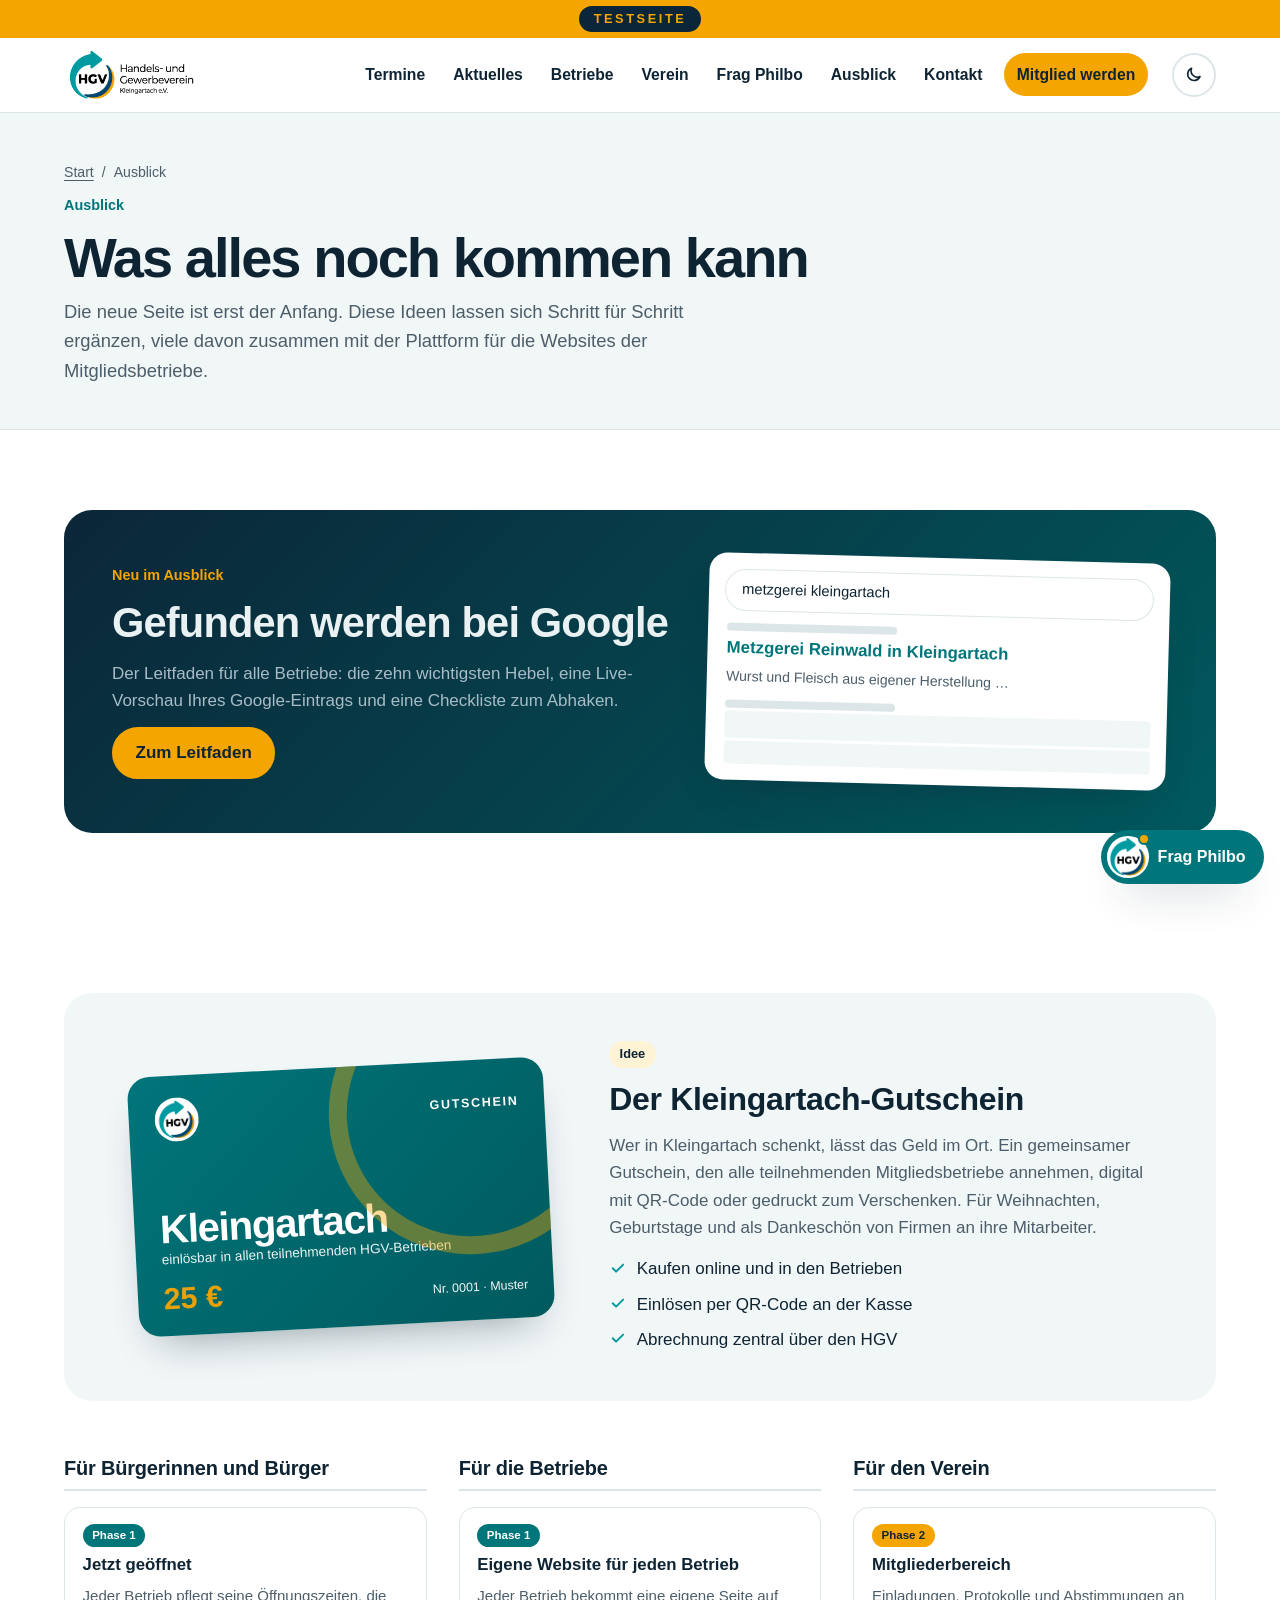
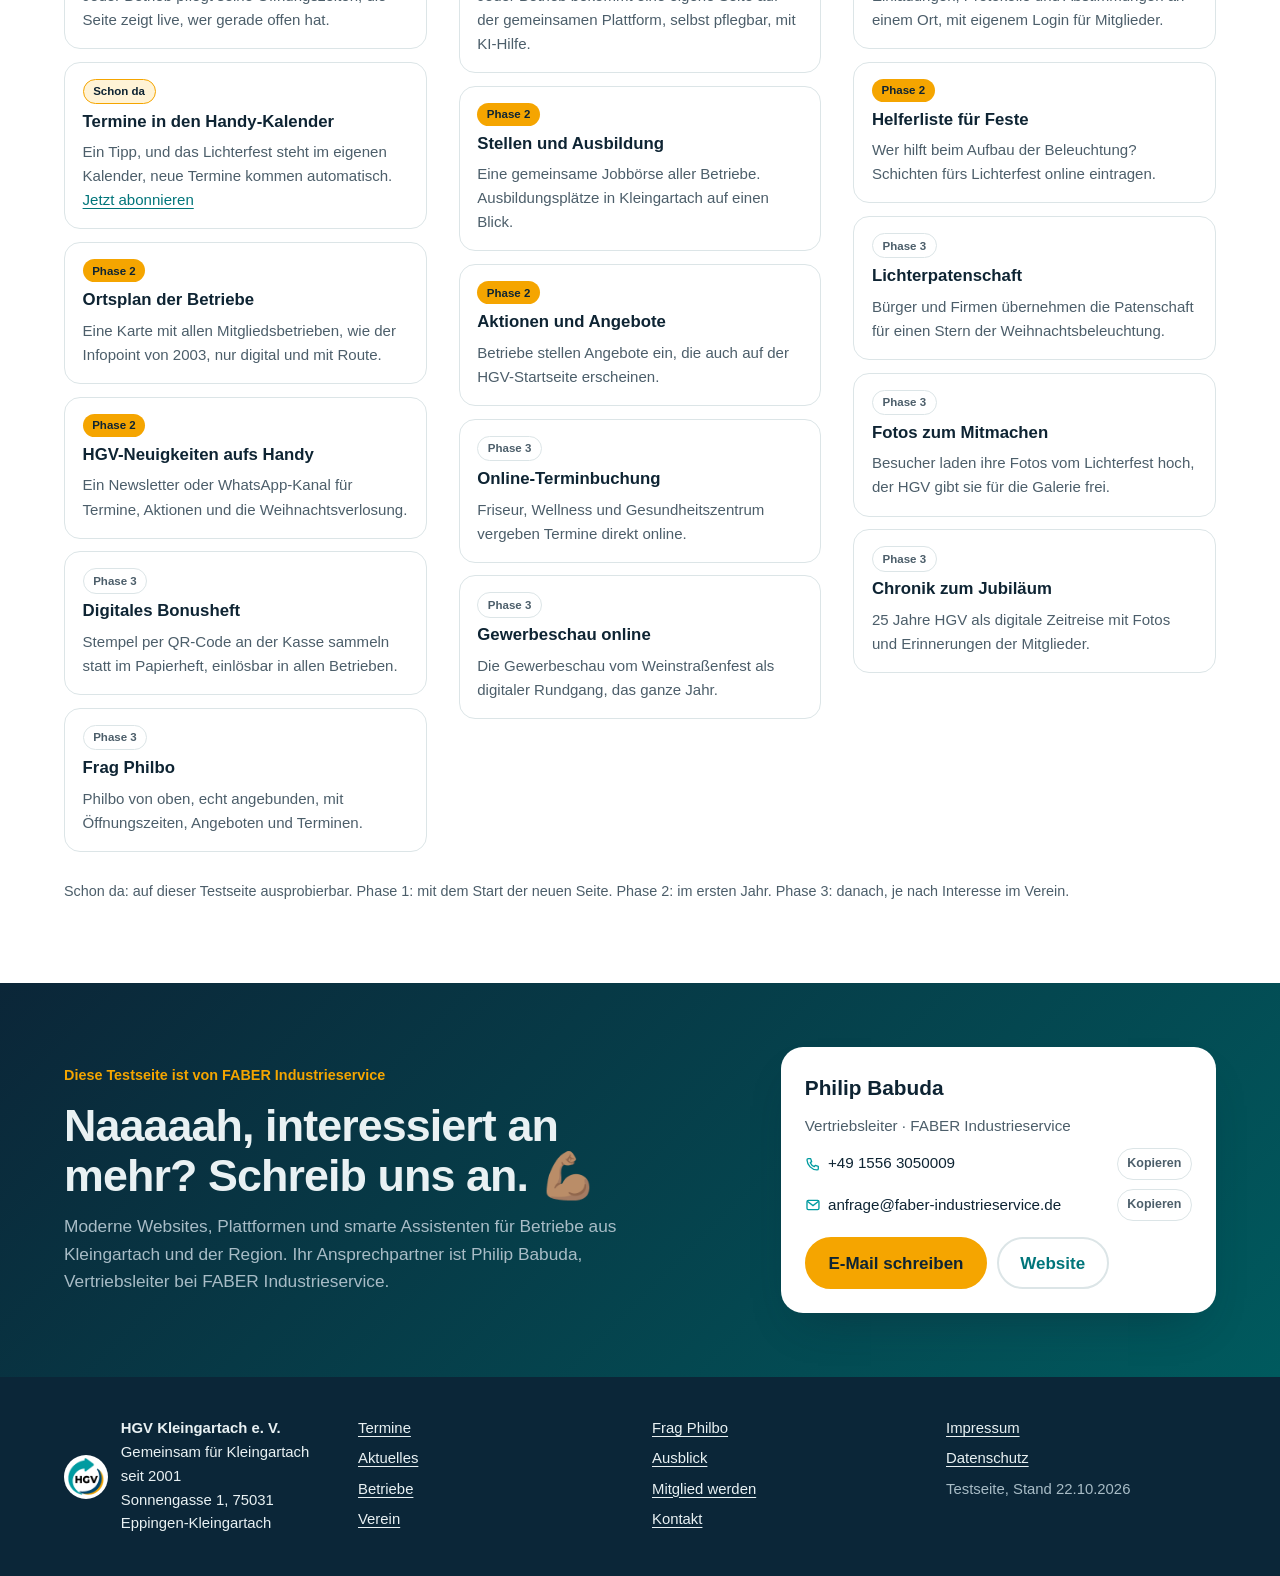
<file: ausblick.html>
<!doctype html>
<html lang="de">
<head>
<meta charset="utf-8">
<meta name="viewport" content="width=device-width, initial-scale=1, viewport-fit=cover">
<title>Ausblick · HGV Kleingartach</title>
<meta name="description" content="Ideen für die neue Website des HGV Kleingartach.">
<meta name="robots" content="noindex, nofollow">
<link rel="icon" href="img/hgv-icon.png">
<link rel="stylesheet" href="style.css?v=2c9339a9">
</head>
<body data-page="ausblick">
<svg width="0" height="0" style="position:absolute" aria-hidden="true">
  <symbol id="i-pin" viewBox="0 0 24 24"><path fill="none" stroke="currentColor" stroke-width="2" stroke-linecap="round" stroke-linejoin="round" d="M12 21s-7-6.2-7-11.5A7 7 0 0 1 19 9.5C19 14.8 12 21 12 21z"/><circle cx="12" cy="9.5" r="2.5" fill="none" stroke="currentColor" stroke-width="2"/></symbol>
  <symbol id="i-clock" viewBox="0 0 24 24"><circle cx="12" cy="12" r="9" fill="none" stroke="currentColor" stroke-width="2"/><path d="M12 7v5l3 2" fill="none" stroke="currentColor" stroke-width="2" stroke-linecap="round"/></symbol>
  <symbol id="i-phone" viewBox="0 0 24 24"><path fill="none" stroke="currentColor" stroke-width="2" stroke-linejoin="round" d="M5 4h3.5l1.5 4.5-2 1.5a11 11 0 0 0 6 6l1.5-2 4.5 1.5V19a2 2 0 0 1-2 2A16 16 0 0 1 3 6a2 2 0 0 1 2-2z"/></symbol>
  <symbol id="i-mail" viewBox="0 0 24 24"><rect x="3" y="5" width="18" height="14" rx="2" fill="none" stroke="currentColor" stroke-width="2"/><path d="m3.5 6.5 8.5 6.5 8.5-6.5" fill="none" stroke="currentColor" stroke-width="2"/></symbol>
  <symbol id="i-web" viewBox="0 0 24 24"><circle cx="12" cy="12" r="9" fill="none" stroke="currentColor" stroke-width="2"/><path d="M3 12h18M12 3c2.5 2.7 3.5 5.7 3.5 9s-1 6.3-3.5 9c-2.5-2.7-3.5-5.7-3.5-9s1-6.3 3.5-9z" fill="none" stroke="currentColor" stroke-width="2"/></symbol>
  <symbol id="i-route" viewBox="0 0 24 24"><path d="M3 11 21 3l-8 18-2-8z" fill="none" stroke="currentColor" stroke-width="2" stroke-linejoin="round"/></symbol>
  <symbol id="i-check" viewBox="0 0 24 24"><path d="m5 12.5 4.5 4.5L19 7.5" fill="none" stroke="currentColor" stroke-width="2.6" stroke-linecap="round" stroke-linejoin="round"/></symbol>
  <symbol id="i-search" viewBox="0 0 24 24"><circle cx="11" cy="11" r="7" fill="none" stroke="currentColor" stroke-width="2"/><path d="m20 20-4-4" stroke="currentColor" stroke-width="2" stroke-linecap="round"/></symbol>
<symbol id="i-cal" viewBox="0 0 24 24"><rect x="3" y="5" width="18" height="16" rx="2" fill="none" stroke="currentColor" stroke-width="2"/><path d="M3 10h18M8 3v4M16 3v4" fill="none" stroke="currentColor" stroke-width="2" stroke-linecap="round"/></symbol>
</svg>
<a class="skip" href="#main">Zum Inhalt springen</a>
<div class="topbar">
<div class="testband" role="note"><div class="wrap"><b>TESTSEITE</b></div></div>
<header class="site-header">
  <div class="wrap">
    <a class="brand" href="index.html" aria-label="HGV Kleingartach, zur Startseite"><img src="img/hgv-logo.png" alt="HGV Handels- und Gewerbeverein Kleingartach e. V." width="222" height="86"></a>
    <button class="theme-btn" id="themeBtn" type="button" aria-label="Dunkles Design" aria-pressed="false"><svg viewBox="0 0 24 24" aria-hidden="true"><path d="M20 14.5A8 8 0 0 1 9.5 4a8 8 0 1 0 10.5 10.5z" fill="none" stroke="currentColor" stroke-width="2" stroke-linejoin="round"/></svg></button>
    <button class="nav-toggle" id="navToggle" type="button" aria-expanded="false" aria-controls="nav">Menü</button>
    <nav class="nav" id="nav" aria-label="Hauptnavigation"><ul><li><a href="termine.html">Termine</a></li><li><a href="aktuelles.html">Aktuelles</a></li><li><a href="betriebe.html">Betriebe</a></li><li><a href="verein.html">Verein</a></li><li><a href="frag.html">Frag Philbo</a></li><li><a href="ausblick.html" aria-current="page">Ausblick</a></li><li><a href="kontakt.html">Kontakt</a></li><li><a class="cta" href="mitglied-werden.html">Mitglied werden</a></li></ul></nav>
  </div>
</header>
</div>
<main id="main">
<section class="page-hero"><div class="wrap"><nav class="crumbs" aria-label="Brotkrumen"><a href="index.html">Start</a><span aria-hidden="true">/</span><span>Ausblick</span></nav><span class="kicker">Ausblick</span><h1 id="ideen-h">Was alles noch kommen kann</h1><p class="lead">Die neue Seite ist erst der Anfang. Diese Ideen lassen sich Schritt für Schritt ergänzen, viele davon zusammen mit der Plattform für die Websites der Mitgliedsbetriebe.</p></div></section>
<section class="section" aria-labelledby="seoteaser-h"><div class="wrap">
  <a class="seo-teaser" href="seo.html">
    <div class="st-copy"><span class="kicker">Neu im Ausblick</span><h2 id="seoteaser-h">Gefunden werden bei Google</h2><p>Der Leitfaden für alle Betriebe: die zehn wichtigsten Hebel, eine Live-Vorschau Ihres Google-Eintrags und eine Checkliste zum Abhaken.</p><span class="btn sun">Zum Leitfaden</span></div>
    <div class="st-mock" aria-hidden="true"><div class="st-bar">metzgerei kleingartach</div><div class="st-res"><i></i><b>Metzgerei Reinwald in Kleingartach</b><span>Wurst und Fleisch aus eigener Herstellung …</span></div><div class="st-res dim"><i></i><b>&nbsp;</b><span>&nbsp;</span></div></div>
  </a>
</div></section>
<section class="section" id="ideen" aria-labelledby="ideen-h">
  <div class="wrap">
    
    <div class="voucher">
      <div class="voucher-card" aria-hidden="true">
        <div class="vc-top"><img src="img/hgv-icon.png" alt="" width="44" height="44"><span>Gutschein</span></div>
        <b>Kleingartach</b>
        <span class="vc-sub">einlösbar in allen teilnehmenden HGV-Betrieben</span>
        <div class="vc-foot"><span class="vc-val">25 €</span><span>Nr. 0001 · Muster</span></div>
      </div>
      <div class="voucher-copy">
        <span class="badge">Idee</span>
        <h3>Der Kleingartach-Gutschein</h3>
        <p>Wer in Kleingartach schenkt, lässt das Geld im Ort. Ein gemeinsamer Gutschein, den alle teilnehmenden Mitgliedsbetriebe annehmen, digital mit QR-Code oder gedruckt zum Verschenken. Für Weihnachten, Geburtstage und als Dankeschön von Firmen an ihre Mitarbeiter.</p>
        <ul class="facts">
          <li><svg class="ico" aria-hidden="true"><use href="#i-check"/></svg><span>Kaufen online und in den Betrieben</span></li>
          <li><svg class="ico" aria-hidden="true"><use href="#i-check"/></svg><span>Einlösen per QR-Code an der Kasse</span></li>
          <li><svg class="ico" aria-hidden="true"><use href="#i-check"/></svg><span>Abrechnung zentral über den HGV</span></li>
        </ul>
      </div>
    </div>
    <div class="idea-groups">
      <div class="idea-group"><h3>Für Bürgerinnen und Bürger</h3><ul class="ideas"><li class="idea"><span class="ph p1">Phase 1</span><b>Jetzt geöffnet</b><p>Jeder Betrieb pflegt seine Öffnungszeiten, die Seite zeigt live, wer gerade offen hat.</p></li><li class="idea"><span class="ph p0">Schon da</span><b>Termine in den Handy-Kalender</b><p>Ein Tipp, und das Lichterfest steht im eigenen Kalender, neue Termine kommen automatisch. <a href="termine.html#kalender">Jetzt abonnieren</a></p></li><li class="idea"><span class="ph p2">Phase 2</span><b>Ortsplan der Betriebe</b><p>Eine Karte mit allen Mitgliedsbetrieben, wie der Infopoint von 2003, nur digital und mit Route.</p></li><li class="idea"><span class="ph p2">Phase 2</span><b>HGV-Neuigkeiten aufs Handy</b><p>Ein Newsletter oder WhatsApp-Kanal für Termine, Aktionen und die Weihnachtsverlosung.</p></li><li class="idea"><span class="ph p3">Phase 3</span><b>Digitales Bonusheft</b><p>Stempel per QR-Code an der Kasse sammeln statt im Papierheft, einlösbar in allen Betrieben.</p></li><li class="idea"><span class="ph p3">Phase 3</span><b>Frag Philbo</b><p>Philbo von oben, echt angebunden, mit Öffnungszeiten, Angeboten und Terminen.</p></li></ul></div>
      <div class="idea-group"><h3>Für die Betriebe</h3><ul class="ideas"><li class="idea"><span class="ph p1">Phase 1</span><b>Eigene Website für jeden Betrieb</b><p>Jeder Betrieb bekommt eine eigene Seite auf der gemeinsamen Plattform, selbst pflegbar, mit KI-Hilfe.</p></li><li class="idea"><span class="ph p2">Phase 2</span><b>Stellen und Ausbildung</b><p>Eine gemeinsame Jobbörse aller Betriebe. Ausbildungsplätze in Kleingartach auf einen Blick.</p></li><li class="idea"><span class="ph p2">Phase 2</span><b>Aktionen und Angebote</b><p>Betriebe stellen Angebote ein, die auch auf der HGV-Startseite erscheinen.</p></li><li class="idea"><span class="ph p3">Phase 3</span><b>Online-Terminbuchung</b><p>Friseur, Wellness und Gesundheitszentrum vergeben Termine direkt online.</p></li><li class="idea"><span class="ph p3">Phase 3</span><b>Gewerbeschau online</b><p>Die Gewerbeschau vom Weinstraßenfest als digitaler Rundgang, das ganze Jahr.</p></li></ul></div>
      <div class="idea-group"><h3>Für den Verein</h3><ul class="ideas"><li class="idea"><span class="ph p2">Phase 2</span><b>Mitgliederbereich</b><p>Einladungen, Protokolle und Abstimmungen an einem Ort, mit eigenem Login für Mitglieder.</p></li><li class="idea"><span class="ph p2">Phase 2</span><b>Helferliste für Feste</b><p>Wer hilft beim Aufbau der Beleuchtung? Schichten fürs Lichterfest online eintragen.</p></li><li class="idea"><span class="ph p3">Phase 3</span><b>Lichterpatenschaft</b><p>Bürger und Firmen übernehmen die Patenschaft für einen Stern der Weihnachtsbeleuchtung.</p></li><li class="idea"><span class="ph p3">Phase 3</span><b>Fotos zum Mitmachen</b><p>Besucher laden ihre Fotos vom Lichterfest hoch, der HGV gibt sie für die Galerie frei.</p></li><li class="idea"><span class="ph p3">Phase 3</span><b>Chronik zum Jubiläum</b><p>25 Jahre HGV als digitale Zeitreise mit Fotos und Erinnerungen der Mitglieder.</p></li></ul></div>
    </div>
    <p class="legend">Schon da: auf dieser Testseite ausprobierbar. Phase 1: mit dem Start der neuen Seite. Phase 2: im ersten Jahr. Phase 3: danach, je nach Interesse im Verein.</p>
  </div>
</section>

</main>
<section class="promo" aria-labelledby="promo-h">
  <div class="wrap">
    <div class="promo-copy">
      <span class="kicker on-dark">Diese Testseite ist von FABER Industrieservice</span>
      <h2 id="promo-h">Naaaaah, interessiert an mehr? Schreib uns an. 💪🏽</h2>
      <p>Moderne Websites, Plattformen und smarte Assistenten für Betriebe aus Kleingartach und der Region. Ihr Ansprechpartner ist Philip Babuda, Vertriebsleiter bei FABER Industrieservice.</p>
    </div>
    <div class="promo-card">
      <b>Philip Babuda</b><span>Vertriebsleiter · FABER Industrieservice</span>
      <div class="m-line"><svg class="ico" aria-hidden="true"><use href="#i-phone"/></svg><span class="val">+49 1556 3050009</span><button class="copy" type="button" data-copy="+49 1556 3050009">Kopieren</button></div>
      <div class="m-line"><svg class="ico" aria-hidden="true"><use href="#i-mail"/></svg><span class="val">anfrage@faber-industrieservice.de</span><button class="copy" type="button" data-copy="anfrage@faber-industrieservice.de">Kopieren</button></div>
      <div class="btn-row"><a class="btn sun" href="mailto:anfrage@faber-industrieservice.de?subject=Website%20f%C3%BCr%20meinen%20Betrieb">E-Mail schreiben</a><a class="btn outline on-dark" href="https://www.faber-industrieservice.de" target="_blank" rel="noopener">Website</a></div>
    </div>
  </div>
</section>
<a class="to-top" id="toTop" href="#" hidden aria-label="Nach oben">↑</a>
<footer class="site-footer">
  <div class="wrap">
    <div class="f-brand"><img src="img/hgv-icon.png" alt="" width="44" height="44"><div><b>HGV Kleingartach e. V.</b><br>Gemeinsam für Kleingartach seit 2001<br>Sonnengasse 1, 75031 Eppingen-Kleingartach</div></div>
    <ul><li><a href="termine.html">Termine</a></li><li><a href="aktuelles.html">Aktuelles</a></li><li><a href="betriebe.html">Betriebe</a></li><li><a href="verein.html">Verein</a></li></ul>
    <ul><li><a href="frag.html">Frag Philbo</a></li><li><a href="ausblick.html">Ausblick</a></li><li><a href="mitglied-werden.html">Mitglied werden</a></li><li><a href="kontakt.html">Kontakt</a></li></ul>
    <ul><li><a href="impressum.html">Impressum</a></li><li><a href="datenschutz.html">Datenschutz</a></li><li>Testseite, Stand 22.10.2026</li></ul>
  </div>
</footer>
<script src="app.js?v=2c9339a9"></script>
</body>
</html>
</file>
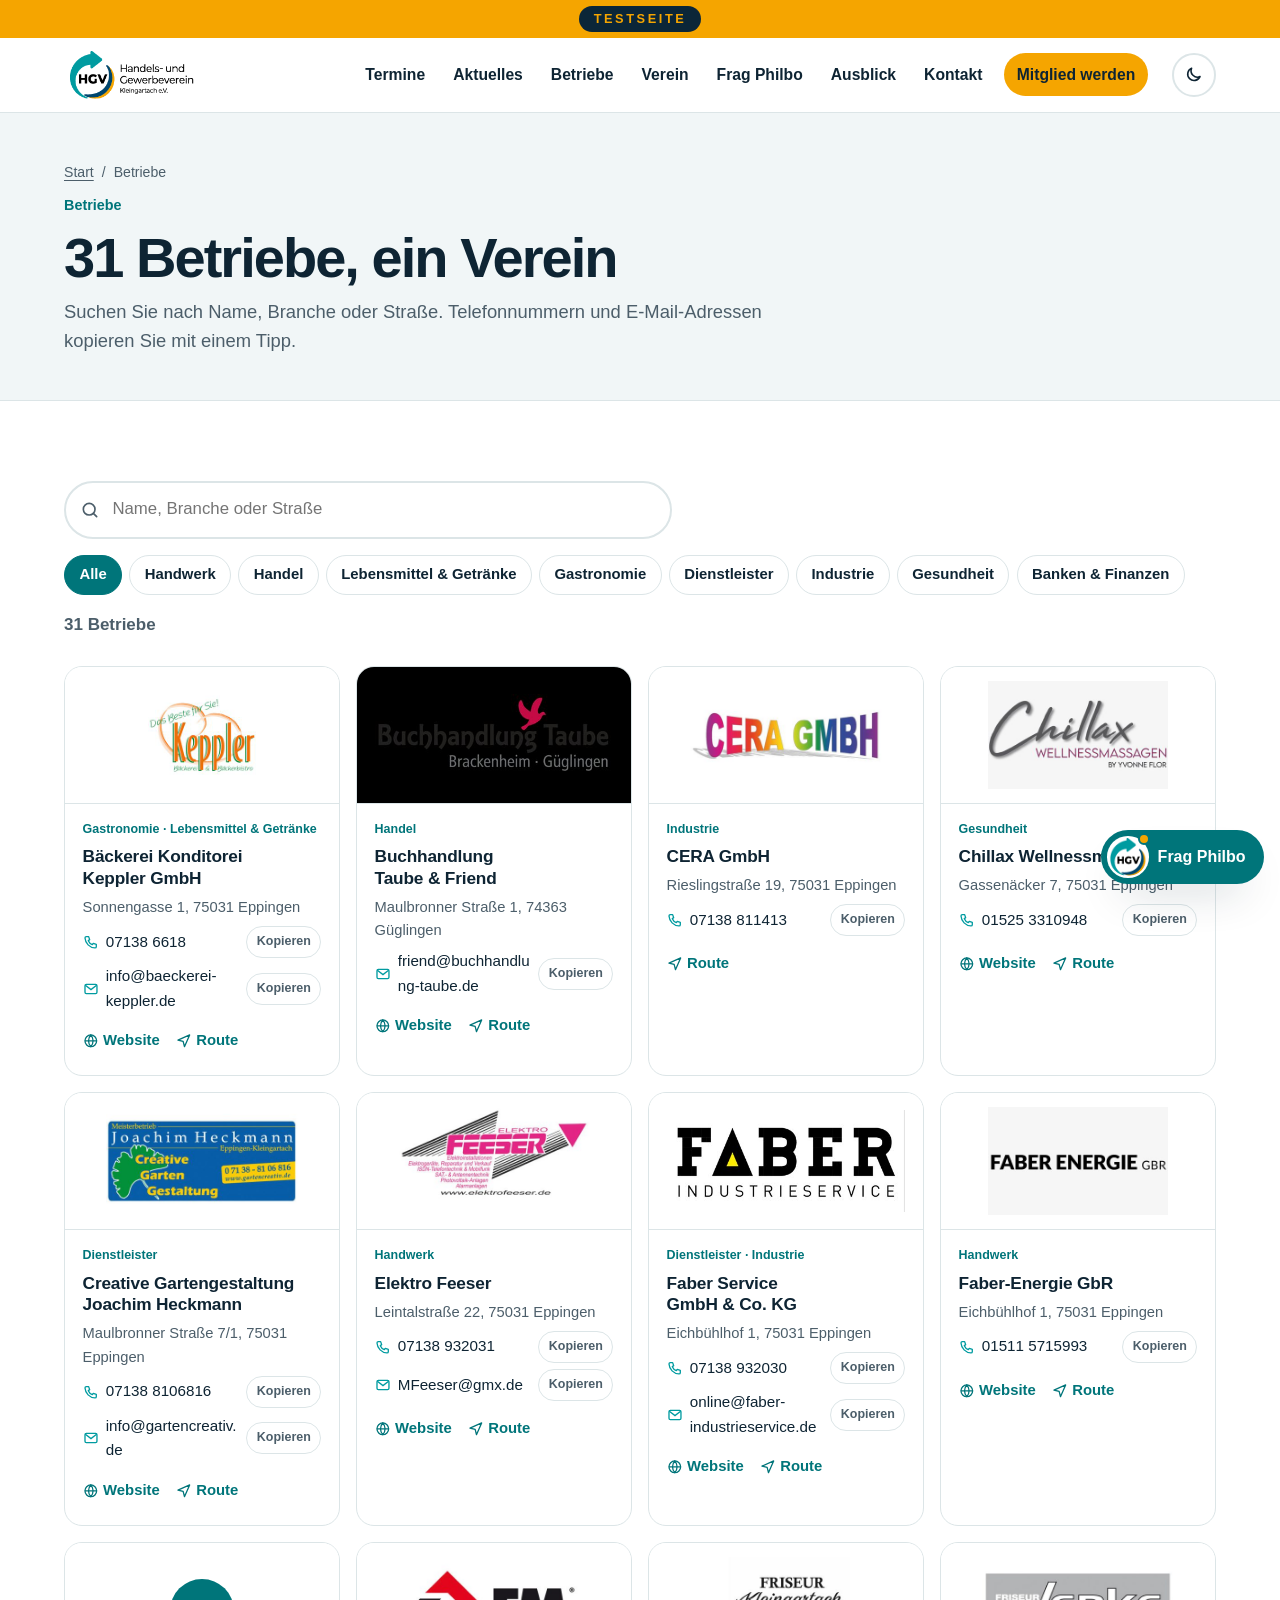
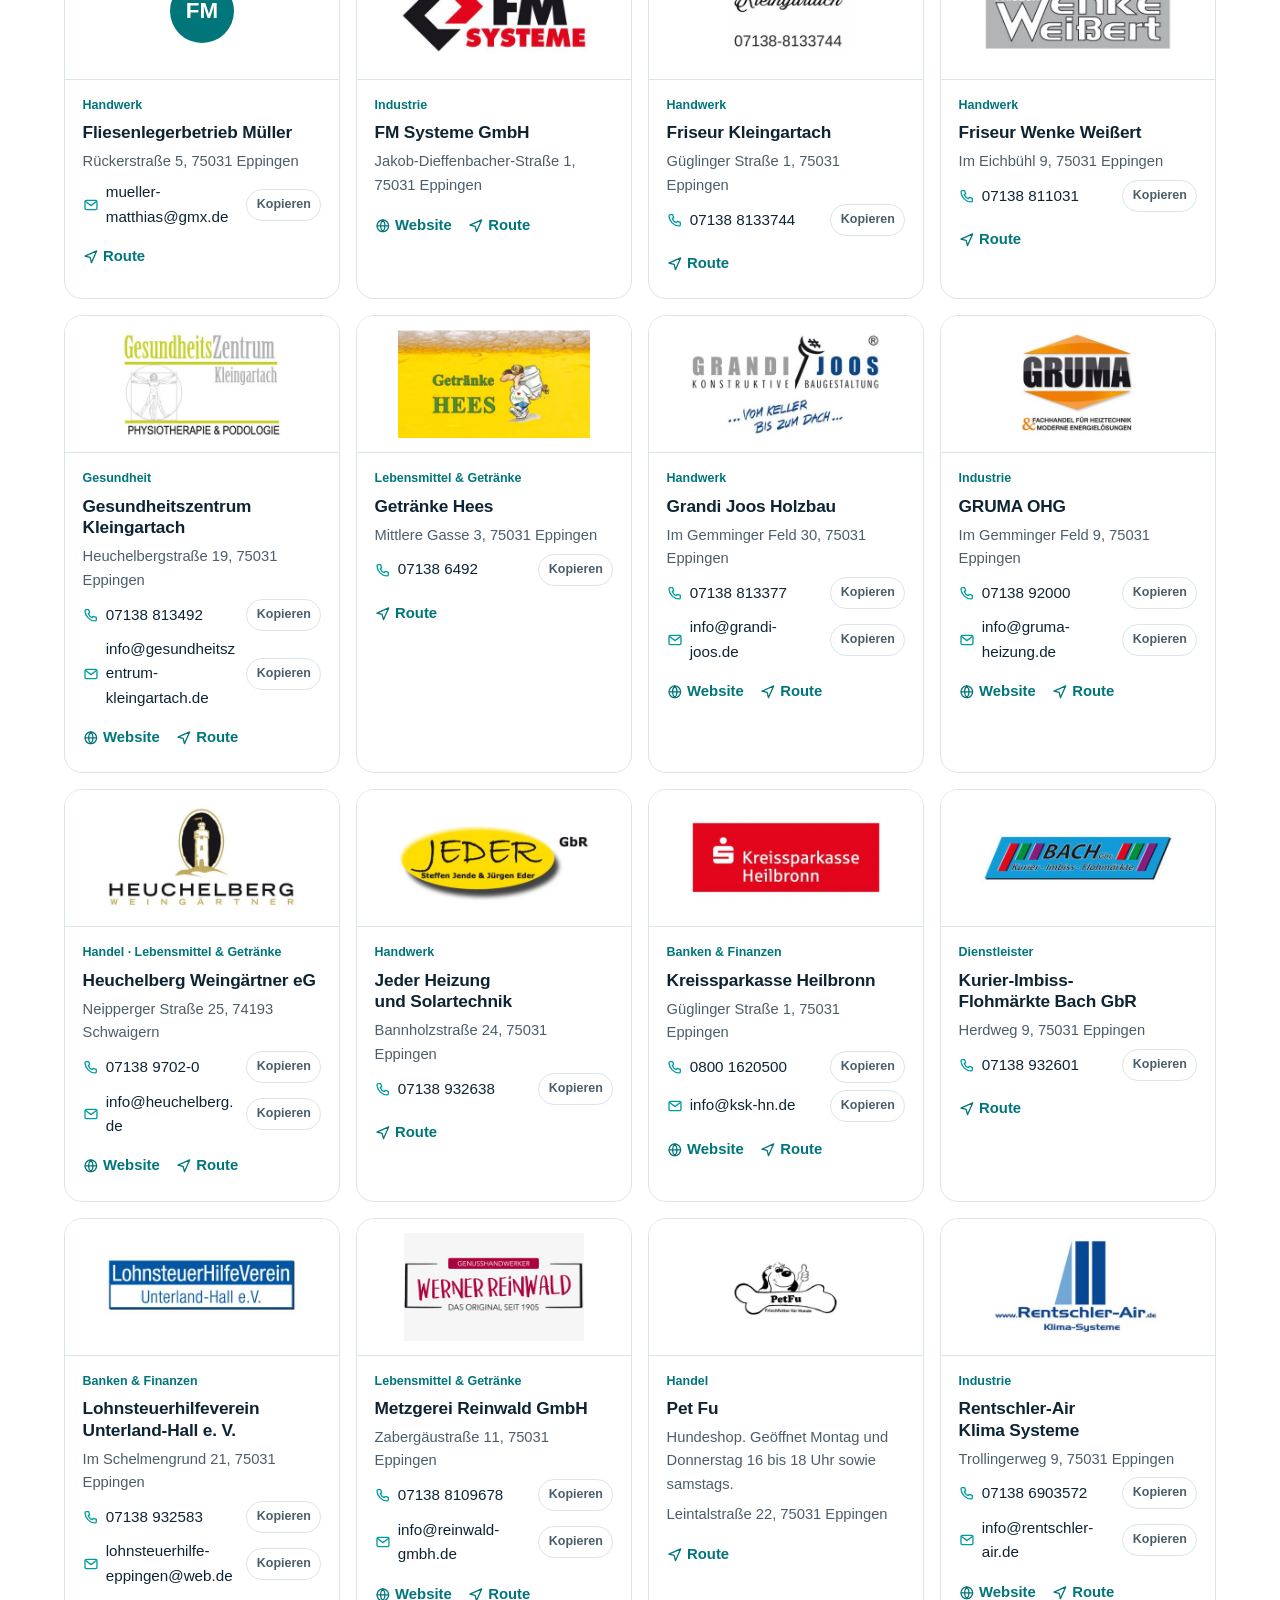
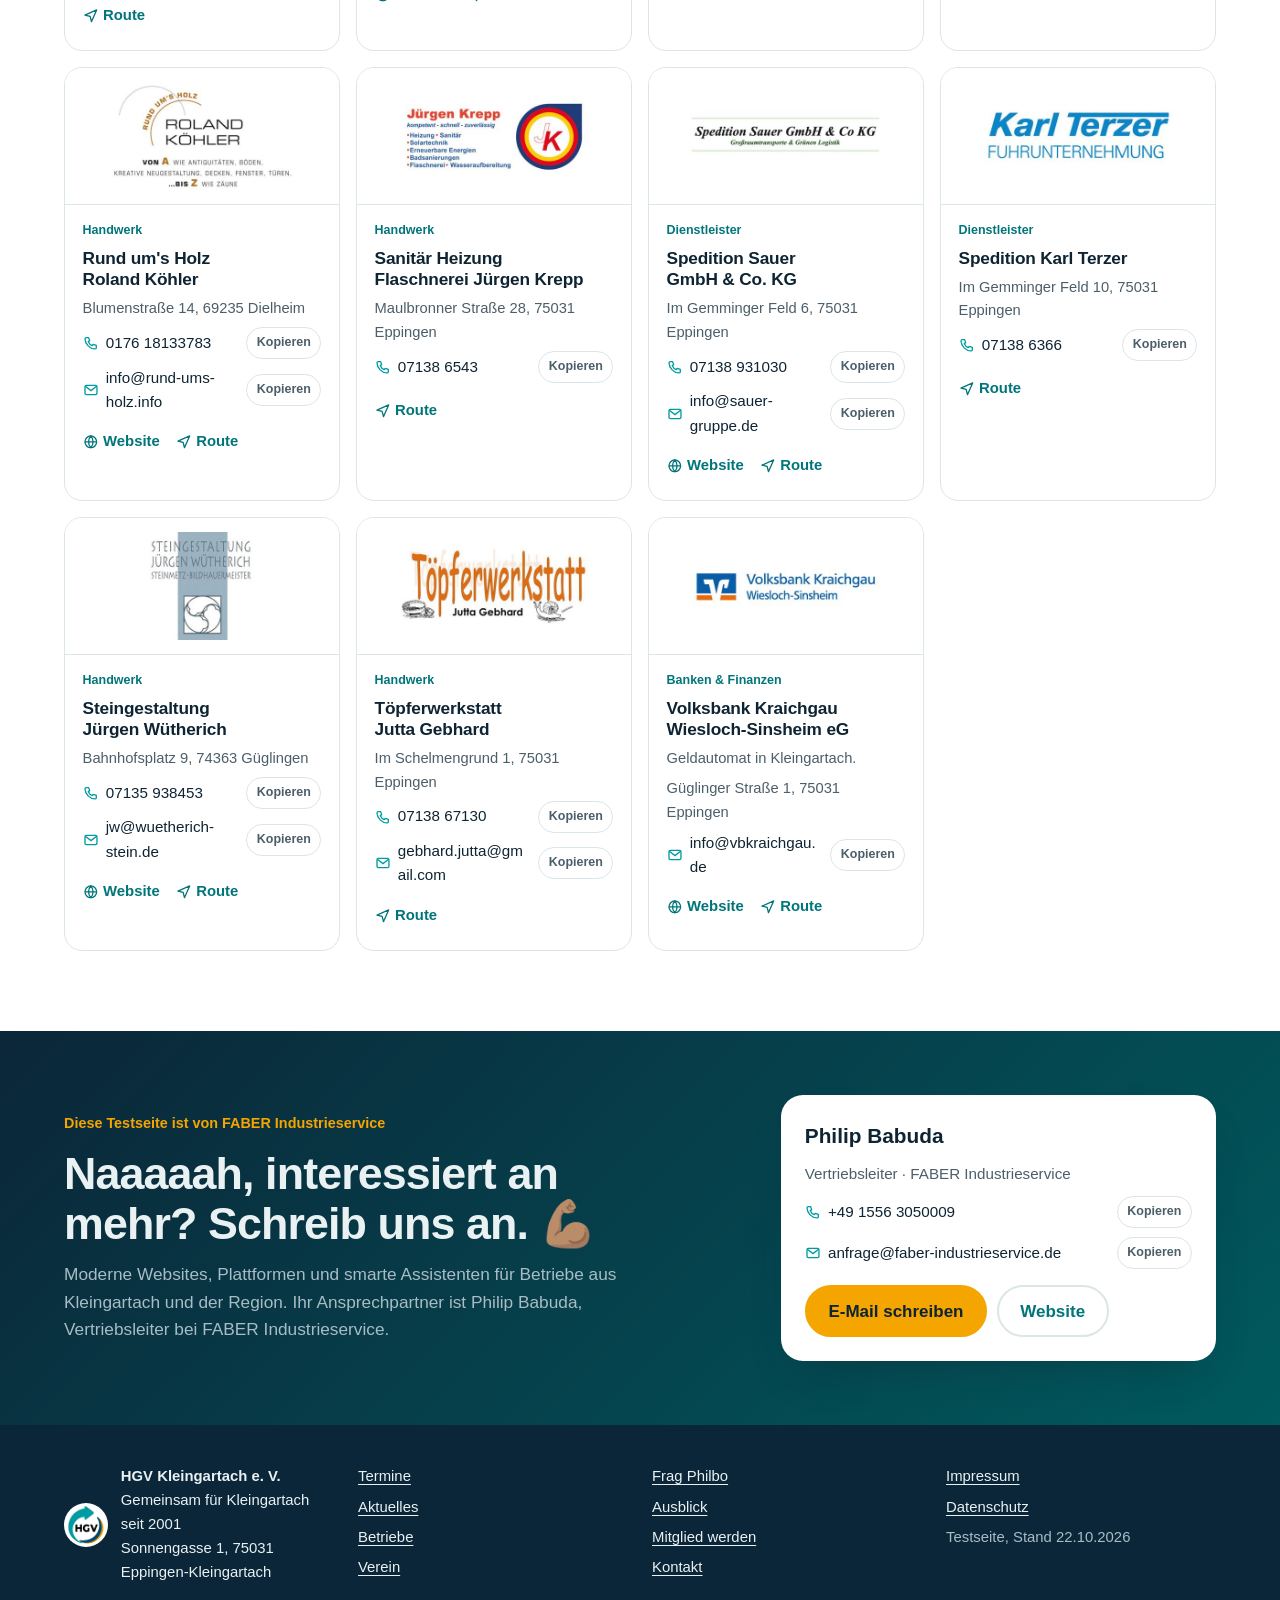
<file: betriebe.html>
<!doctype html>
<html lang="de">
<head>
<meta charset="utf-8">
<meta name="viewport" content="width=device-width, initial-scale=1, viewport-fit=cover">
<title>Betriebe · HGV Kleingartach</title>
<meta name="description" content="Alle 31 Mitgliedsbetriebe des HGV Kleingartach.">
<meta name="robots" content="noindex, nofollow">
<link rel="icon" href="img/hgv-icon.png">
<link rel="stylesheet" href="style.css?v=2c9339a9">
</head>
<body data-page="betriebe">
<svg width="0" height="0" style="position:absolute" aria-hidden="true">
  <symbol id="i-pin" viewBox="0 0 24 24"><path fill="none" stroke="currentColor" stroke-width="2" stroke-linecap="round" stroke-linejoin="round" d="M12 21s-7-6.2-7-11.5A7 7 0 0 1 19 9.5C19 14.8 12 21 12 21z"/><circle cx="12" cy="9.5" r="2.5" fill="none" stroke="currentColor" stroke-width="2"/></symbol>
  <symbol id="i-clock" viewBox="0 0 24 24"><circle cx="12" cy="12" r="9" fill="none" stroke="currentColor" stroke-width="2"/><path d="M12 7v5l3 2" fill="none" stroke="currentColor" stroke-width="2" stroke-linecap="round"/></symbol>
  <symbol id="i-phone" viewBox="0 0 24 24"><path fill="none" stroke="currentColor" stroke-width="2" stroke-linejoin="round" d="M5 4h3.5l1.5 4.5-2 1.5a11 11 0 0 0 6 6l1.5-2 4.5 1.5V19a2 2 0 0 1-2 2A16 16 0 0 1 3 6a2 2 0 0 1 2-2z"/></symbol>
  <symbol id="i-mail" viewBox="0 0 24 24"><rect x="3" y="5" width="18" height="14" rx="2" fill="none" stroke="currentColor" stroke-width="2"/><path d="m3.5 6.5 8.5 6.5 8.5-6.5" fill="none" stroke="currentColor" stroke-width="2"/></symbol>
  <symbol id="i-web" viewBox="0 0 24 24"><circle cx="12" cy="12" r="9" fill="none" stroke="currentColor" stroke-width="2"/><path d="M3 12h18M12 3c2.5 2.7 3.5 5.7 3.5 9s-1 6.3-3.5 9c-2.5-2.7-3.5-5.7-3.5-9s1-6.3 3.5-9z" fill="none" stroke="currentColor" stroke-width="2"/></symbol>
  <symbol id="i-route" viewBox="0 0 24 24"><path d="M3 11 21 3l-8 18-2-8z" fill="none" stroke="currentColor" stroke-width="2" stroke-linejoin="round"/></symbol>
  <symbol id="i-check" viewBox="0 0 24 24"><path d="m5 12.5 4.5 4.5L19 7.5" fill="none" stroke="currentColor" stroke-width="2.6" stroke-linecap="round" stroke-linejoin="round"/></symbol>
  <symbol id="i-search" viewBox="0 0 24 24"><circle cx="11" cy="11" r="7" fill="none" stroke="currentColor" stroke-width="2"/><path d="m20 20-4-4" stroke="currentColor" stroke-width="2" stroke-linecap="round"/></symbol>
<symbol id="i-cal" viewBox="0 0 24 24"><rect x="3" y="5" width="18" height="16" rx="2" fill="none" stroke="currentColor" stroke-width="2"/><path d="M3 10h18M8 3v4M16 3v4" fill="none" stroke="currentColor" stroke-width="2" stroke-linecap="round"/></symbol>
</svg>
<a class="skip" href="#main">Zum Inhalt springen</a>
<div class="topbar">
<div class="testband" role="note"><div class="wrap"><b>TESTSEITE</b></div></div>
<header class="site-header">
  <div class="wrap">
    <a class="brand" href="index.html" aria-label="HGV Kleingartach, zur Startseite"><img src="img/hgv-logo.png" alt="HGV Handels- und Gewerbeverein Kleingartach e. V." width="222" height="86"></a>
    <button class="theme-btn" id="themeBtn" type="button" aria-label="Dunkles Design" aria-pressed="false"><svg viewBox="0 0 24 24" aria-hidden="true"><path d="M20 14.5A8 8 0 0 1 9.5 4a8 8 0 1 0 10.5 10.5z" fill="none" stroke="currentColor" stroke-width="2" stroke-linejoin="round"/></svg></button>
    <button class="nav-toggle" id="navToggle" type="button" aria-expanded="false" aria-controls="nav">Menü</button>
    <nav class="nav" id="nav" aria-label="Hauptnavigation"><ul><li><a href="termine.html">Termine</a></li><li><a href="aktuelles.html">Aktuelles</a></li><li><a href="betriebe.html" aria-current="page">Betriebe</a></li><li><a href="verein.html">Verein</a></li><li><a href="frag.html">Frag Philbo</a></li><li><a href="ausblick.html">Ausblick</a></li><li><a href="kontakt.html">Kontakt</a></li><li><a class="cta" href="mitglied-werden.html">Mitglied werden</a></li></ul></nav>
  </div>
</header>
</div>
<main id="main">
<section class="page-hero"><div class="wrap"><nav class="crumbs" aria-label="Brotkrumen"><a href="index.html">Start</a><span aria-hidden="true">/</span><span>Betriebe</span></nav><span class="kicker">Betriebe</span><h1 id="mitglieder-h">31 Betriebe, ein Verein</h1><p class="lead">Suchen Sie nach Name, Branche oder Straße. Telefonnummern und E-Mail-Adressen kopieren Sie mit einem Tipp.</p></div></section>
<section class="section" id="mitglieder" aria-labelledby="mitglieder-h">
  <div class="wrap">
    
    <div class="toolbar">
      <div class="search">
        <svg aria-hidden="true"><use href="#i-search"/></svg>
        <label class="sr-only" for="q">Betriebe durchsuchen</label>
        <input id="q" type="search" placeholder="Name, Branche oder Straße" autocomplete="off">
        <button class="clear" id="clear" type="button" hidden>Zurücksetzen</button>
      </div>
      <div class="chips" role="group" aria-label="Nach Branche filtern">
        <button class="chip" type="button" data-cat="" aria-pressed="true">Alle</button>
        <button class="chip" type="button" data-cat="Handwerk" aria-pressed="false">Handwerk</button>
        <button class="chip" type="button" data-cat="Handel" aria-pressed="false">Handel</button>
        <button class="chip" type="button" data-cat="Lebensmittel &amp; Getränke" aria-pressed="false">Lebensmittel &amp; Getränke</button>
        <button class="chip" type="button" data-cat="Gastronomie" aria-pressed="false">Gastronomie</button>
        <button class="chip" type="button" data-cat="Dienstleister" aria-pressed="false">Dienstleister</button>
        <button class="chip" type="button" data-cat="Industrie" aria-pressed="false">Industrie</button>
        <button class="chip" type="button" data-cat="Gesundheit" aria-pressed="false">Gesundheit</button>
        <button class="chip" type="button" data-cat="Banken &amp; Finanzen" aria-pressed="false">Banken &amp; Finanzen</button>
      </div>
      <p class="count" id="count" aria-live="polite">31 Betriebe</p>
    </div>
    <ul class="members" id="members"></ul>
    <p class="empty" id="empty" hidden>Kein Betrieb passt zu Ihrer Suche. Versuchen Sie einen anderen Begriff oder wählen Sie „Alle“.</p>
  </div>
</section>

</main>
<section class="promo" aria-labelledby="promo-h">
  <div class="wrap">
    <div class="promo-copy">
      <span class="kicker on-dark">Diese Testseite ist von FABER Industrieservice</span>
      <h2 id="promo-h">Naaaaah, interessiert an mehr? Schreib uns an. 💪🏽</h2>
      <p>Moderne Websites, Plattformen und smarte Assistenten für Betriebe aus Kleingartach und der Region. Ihr Ansprechpartner ist Philip Babuda, Vertriebsleiter bei FABER Industrieservice.</p>
    </div>
    <div class="promo-card">
      <b>Philip Babuda</b><span>Vertriebsleiter · FABER Industrieservice</span>
      <div class="m-line"><svg class="ico" aria-hidden="true"><use href="#i-phone"/></svg><span class="val">+49 1556 3050009</span><button class="copy" type="button" data-copy="+49 1556 3050009">Kopieren</button></div>
      <div class="m-line"><svg class="ico" aria-hidden="true"><use href="#i-mail"/></svg><span class="val">anfrage@faber-industrieservice.de</span><button class="copy" type="button" data-copy="anfrage@faber-industrieservice.de">Kopieren</button></div>
      <div class="btn-row"><a class="btn sun" href="mailto:anfrage@faber-industrieservice.de?subject=Website%20f%C3%BCr%20meinen%20Betrieb">E-Mail schreiben</a><a class="btn outline on-dark" href="https://www.faber-industrieservice.de" target="_blank" rel="noopener">Website</a></div>
    </div>
  </div>
</section>
<a class="to-top" id="toTop" href="#" hidden aria-label="Nach oben">↑</a>
<footer class="site-footer">
  <div class="wrap">
    <div class="f-brand"><img src="img/hgv-icon.png" alt="" width="44" height="44"><div><b>HGV Kleingartach e. V.</b><br>Gemeinsam für Kleingartach seit 2001<br>Sonnengasse 1, 75031 Eppingen-Kleingartach</div></div>
    <ul><li><a href="termine.html">Termine</a></li><li><a href="aktuelles.html">Aktuelles</a></li><li><a href="betriebe.html">Betriebe</a></li><li><a href="verein.html">Verein</a></li></ul>
    <ul><li><a href="frag.html">Frag Philbo</a></li><li><a href="ausblick.html">Ausblick</a></li><li><a href="mitglied-werden.html">Mitglied werden</a></li><li><a href="kontakt.html">Kontakt</a></li></ul>
    <ul><li><a href="impressum.html">Impressum</a></li><li><a href="datenschutz.html">Datenschutz</a></li><li>Testseite, Stand 22.10.2026</li></ul>
  </div>
</footer>
<script src="app.js?v=2c9339a9"></script>
</body>
</html>
</file>
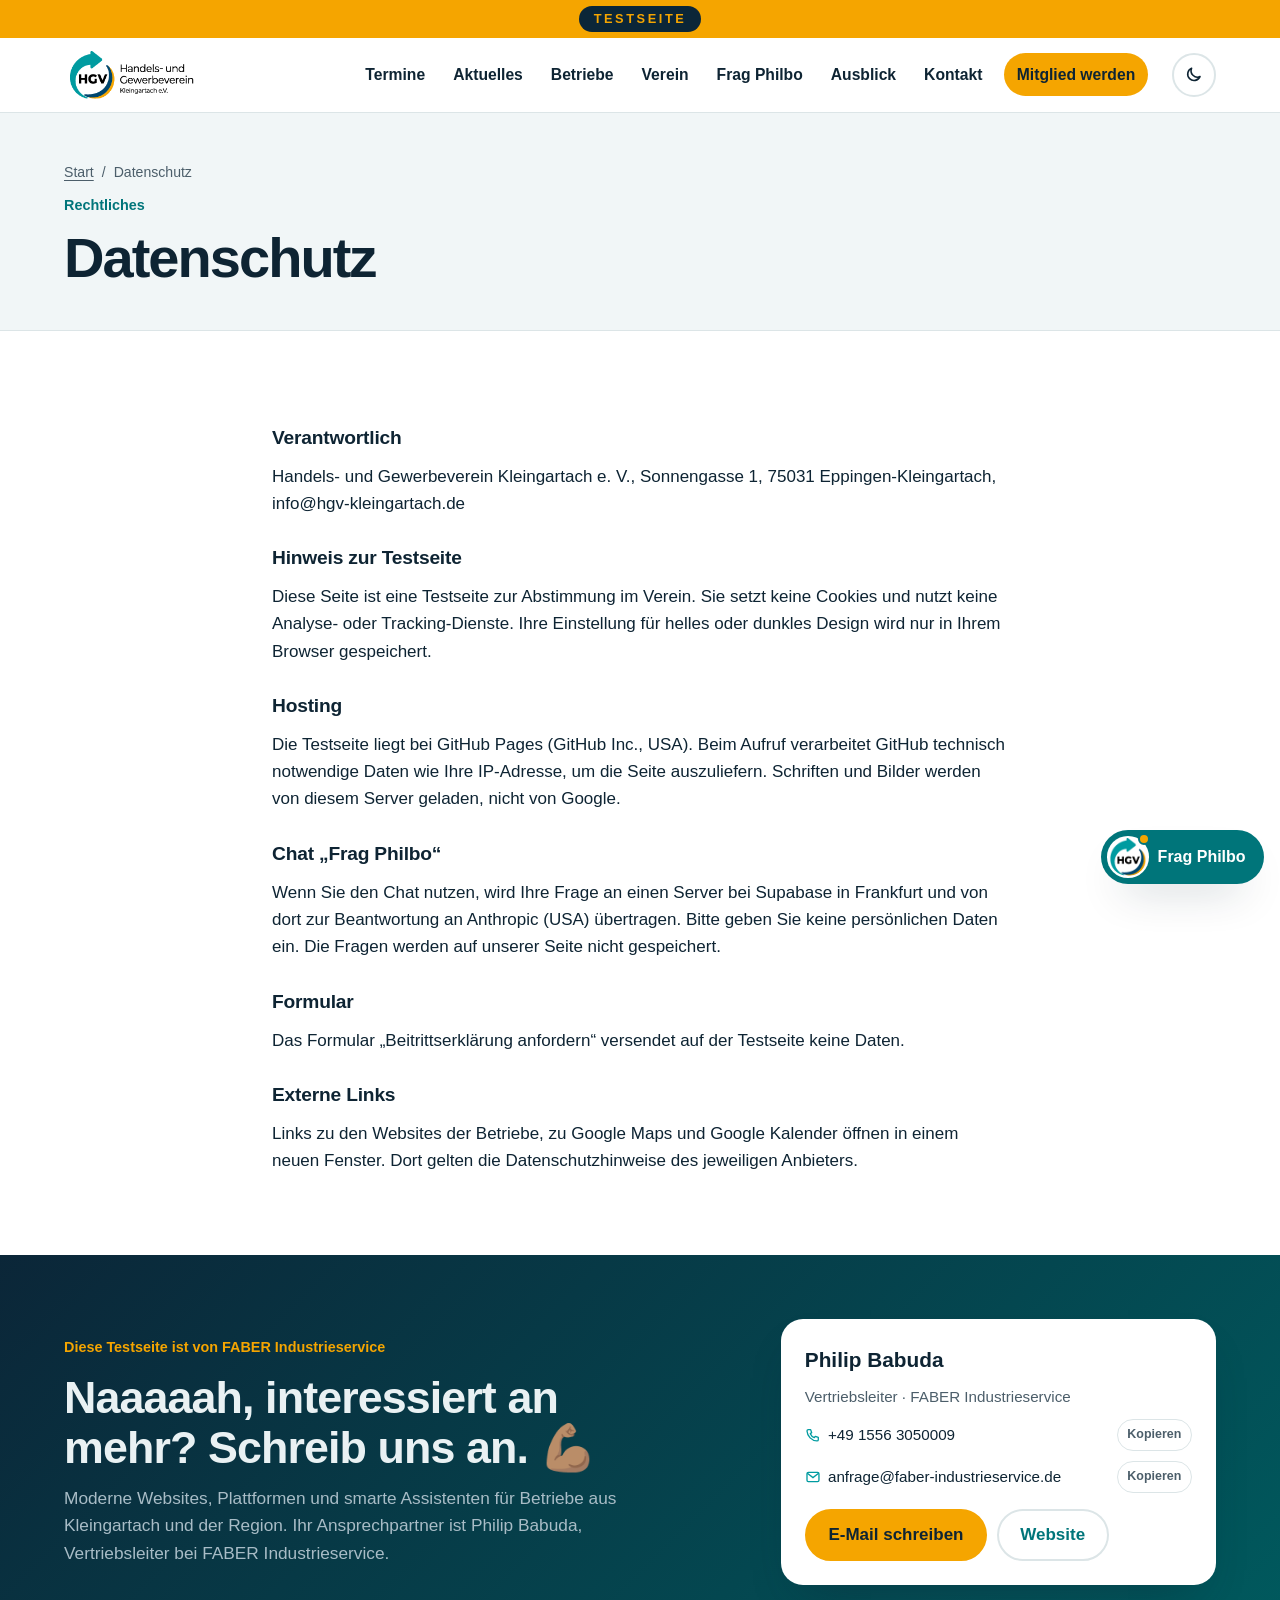
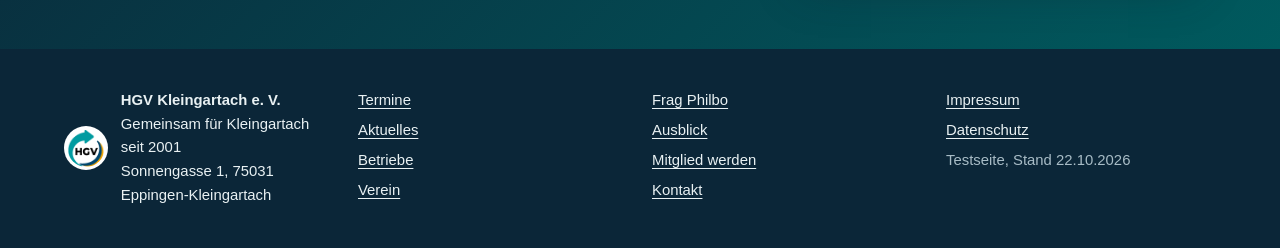
<file: datenschutz.html>
<!doctype html>
<html lang="de">
<head>
<meta charset="utf-8">
<meta name="viewport" content="width=device-width, initial-scale=1, viewport-fit=cover">
<title>Datenschutz · HGV Kleingartach</title>
<meta name="description" content="Datenschutzhinweise der HGV-Testseite.">
<meta name="robots" content="noindex, nofollow">
<link rel="icon" href="img/hgv-icon.png">
<link rel="stylesheet" href="style.css?v=2c9339a9">
</head>
<body data-page="datenschutz">
<svg width="0" height="0" style="position:absolute" aria-hidden="true">
  <symbol id="i-pin" viewBox="0 0 24 24"><path fill="none" stroke="currentColor" stroke-width="2" stroke-linecap="round" stroke-linejoin="round" d="M12 21s-7-6.2-7-11.5A7 7 0 0 1 19 9.5C19 14.8 12 21 12 21z"/><circle cx="12" cy="9.5" r="2.5" fill="none" stroke="currentColor" stroke-width="2"/></symbol>
  <symbol id="i-clock" viewBox="0 0 24 24"><circle cx="12" cy="12" r="9" fill="none" stroke="currentColor" stroke-width="2"/><path d="M12 7v5l3 2" fill="none" stroke="currentColor" stroke-width="2" stroke-linecap="round"/></symbol>
  <symbol id="i-phone" viewBox="0 0 24 24"><path fill="none" stroke="currentColor" stroke-width="2" stroke-linejoin="round" d="M5 4h3.5l1.5 4.5-2 1.5a11 11 0 0 0 6 6l1.5-2 4.5 1.5V19a2 2 0 0 1-2 2A16 16 0 0 1 3 6a2 2 0 0 1 2-2z"/></symbol>
  <symbol id="i-mail" viewBox="0 0 24 24"><rect x="3" y="5" width="18" height="14" rx="2" fill="none" stroke="currentColor" stroke-width="2"/><path d="m3.5 6.5 8.5 6.5 8.5-6.5" fill="none" stroke="currentColor" stroke-width="2"/></symbol>
  <symbol id="i-web" viewBox="0 0 24 24"><circle cx="12" cy="12" r="9" fill="none" stroke="currentColor" stroke-width="2"/><path d="M3 12h18M12 3c2.5 2.7 3.5 5.7 3.5 9s-1 6.3-3.5 9c-2.5-2.7-3.5-5.7-3.5-9s1-6.3 3.5-9z" fill="none" stroke="currentColor" stroke-width="2"/></symbol>
  <symbol id="i-route" viewBox="0 0 24 24"><path d="M3 11 21 3l-8 18-2-8z" fill="none" stroke="currentColor" stroke-width="2" stroke-linejoin="round"/></symbol>
  <symbol id="i-check" viewBox="0 0 24 24"><path d="m5 12.5 4.5 4.5L19 7.5" fill="none" stroke="currentColor" stroke-width="2.6" stroke-linecap="round" stroke-linejoin="round"/></symbol>
  <symbol id="i-search" viewBox="0 0 24 24"><circle cx="11" cy="11" r="7" fill="none" stroke="currentColor" stroke-width="2"/><path d="m20 20-4-4" stroke="currentColor" stroke-width="2" stroke-linecap="round"/></symbol>
<symbol id="i-cal" viewBox="0 0 24 24"><rect x="3" y="5" width="18" height="16" rx="2" fill="none" stroke="currentColor" stroke-width="2"/><path d="M3 10h18M8 3v4M16 3v4" fill="none" stroke="currentColor" stroke-width="2" stroke-linecap="round"/></symbol>
</svg>
<a class="skip" href="#main">Zum Inhalt springen</a>
<div class="topbar">
<div class="testband" role="note"><div class="wrap"><b>TESTSEITE</b></div></div>
<header class="site-header">
  <div class="wrap">
    <a class="brand" href="index.html" aria-label="HGV Kleingartach, zur Startseite"><img src="img/hgv-logo.png" alt="HGV Handels- und Gewerbeverein Kleingartach e. V." width="222" height="86"></a>
    <button class="theme-btn" id="themeBtn" type="button" aria-label="Dunkles Design" aria-pressed="false"><svg viewBox="0 0 24 24" aria-hidden="true"><path d="M20 14.5A8 8 0 0 1 9.5 4a8 8 0 1 0 10.5 10.5z" fill="none" stroke="currentColor" stroke-width="2" stroke-linejoin="round"/></svg></button>
    <button class="nav-toggle" id="navToggle" type="button" aria-expanded="false" aria-controls="nav">Menü</button>
    <nav class="nav" id="nav" aria-label="Hauptnavigation"><ul><li><a href="termine.html">Termine</a></li><li><a href="aktuelles.html">Aktuelles</a></li><li><a href="betriebe.html">Betriebe</a></li><li><a href="verein.html">Verein</a></li><li><a href="frag.html">Frag Philbo</a></li><li><a href="ausblick.html">Ausblick</a></li><li><a href="kontakt.html">Kontakt</a></li><li><a class="cta" href="mitglied-werden.html">Mitglied werden</a></li></ul></nav>
  </div>
</header>
</div>
<main id="main">
<section class="page-hero"><div class="wrap"><nav class="crumbs" aria-label="Brotkrumen"><a href="index.html">Start</a><span aria-hidden="true">/</span><span>Datenschutz</span></nav><span class="kicker">Rechtliches</span><h1 id="ds-h">Datenschutz</h1></div></section>
<section class="section"><div class="wrap legal"><h3>Verantwortlich</h3>
<p>Handels- und Gewerbeverein Kleingartach e. V., Sonnengasse 1, 75031 Eppingen-Kleingartach, info@hgv-kleingartach.de</p>
<h3>Hinweis zur Testseite</h3>
<p>Diese Seite ist eine Testseite zur Abstimmung im Verein. Sie setzt keine Cookies und nutzt keine Analyse- oder Tracking-Dienste. Ihre Einstellung für helles oder dunkles Design wird nur in Ihrem Browser gespeichert.</p>
<h3>Hosting</h3>
<p>Die Testseite liegt bei GitHub Pages (GitHub Inc., USA). Beim Aufruf verarbeitet GitHub technisch notwendige Daten wie Ihre IP-Adresse, um die Seite auszuliefern. Schriften und Bilder werden von diesem Server geladen, nicht von Google.</p>
<h3>Chat „Frag Philbo“</h3>
<p>Wenn Sie den Chat nutzen, wird Ihre Frage an einen Server bei Supabase in Frankfurt und von dort zur Beantwortung an Anthropic (USA) übertragen. Bitte geben Sie keine persönlichen Daten ein. Die Fragen werden auf unserer Seite nicht gespeichert.</p>
<h3>Formular</h3>
<p>Das Formular „Beitrittserklärung anfordern“ versendet auf der Testseite keine Daten.</p>
<h3>Externe Links</h3>
<p>Links zu den Websites der Betriebe, zu Google Maps und Google Kalender öffnen in einem neuen Fenster. Dort gelten die Datenschutzhinweise des jeweiligen Anbieters.</p></div></section>
</main>
<section class="promo" aria-labelledby="promo-h">
  <div class="wrap">
    <div class="promo-copy">
      <span class="kicker on-dark">Diese Testseite ist von FABER Industrieservice</span>
      <h2 id="promo-h">Naaaaah, interessiert an mehr? Schreib uns an. 💪🏽</h2>
      <p>Moderne Websites, Plattformen und smarte Assistenten für Betriebe aus Kleingartach und der Region. Ihr Ansprechpartner ist Philip Babuda, Vertriebsleiter bei FABER Industrieservice.</p>
    </div>
    <div class="promo-card">
      <b>Philip Babuda</b><span>Vertriebsleiter · FABER Industrieservice</span>
      <div class="m-line"><svg class="ico" aria-hidden="true"><use href="#i-phone"/></svg><span class="val">+49 1556 3050009</span><button class="copy" type="button" data-copy="+49 1556 3050009">Kopieren</button></div>
      <div class="m-line"><svg class="ico" aria-hidden="true"><use href="#i-mail"/></svg><span class="val">anfrage@faber-industrieservice.de</span><button class="copy" type="button" data-copy="anfrage@faber-industrieservice.de">Kopieren</button></div>
      <div class="btn-row"><a class="btn sun" href="mailto:anfrage@faber-industrieservice.de?subject=Website%20f%C3%BCr%20meinen%20Betrieb">E-Mail schreiben</a><a class="btn outline on-dark" href="https://www.faber-industrieservice.de" target="_blank" rel="noopener">Website</a></div>
    </div>
  </div>
</section>
<a class="to-top" id="toTop" href="#" hidden aria-label="Nach oben">↑</a>
<footer class="site-footer">
  <div class="wrap">
    <div class="f-brand"><img src="img/hgv-icon.png" alt="" width="44" height="44"><div><b>HGV Kleingartach e. V.</b><br>Gemeinsam für Kleingartach seit 2001<br>Sonnengasse 1, 75031 Eppingen-Kleingartach</div></div>
    <ul><li><a href="termine.html">Termine</a></li><li><a href="aktuelles.html">Aktuelles</a></li><li><a href="betriebe.html">Betriebe</a></li><li><a href="verein.html">Verein</a></li></ul>
    <ul><li><a href="frag.html">Frag Philbo</a></li><li><a href="ausblick.html">Ausblick</a></li><li><a href="mitglied-werden.html">Mitglied werden</a></li><li><a href="kontakt.html">Kontakt</a></li></ul>
    <ul><li><a href="impressum.html">Impressum</a></li><li><a href="datenschutz.html">Datenschutz</a></li><li>Testseite, Stand 22.10.2026</li></ul>
  </div>
</footer>
<script src="app.js?v=2c9339a9"></script>
</body>
</html>
</file>
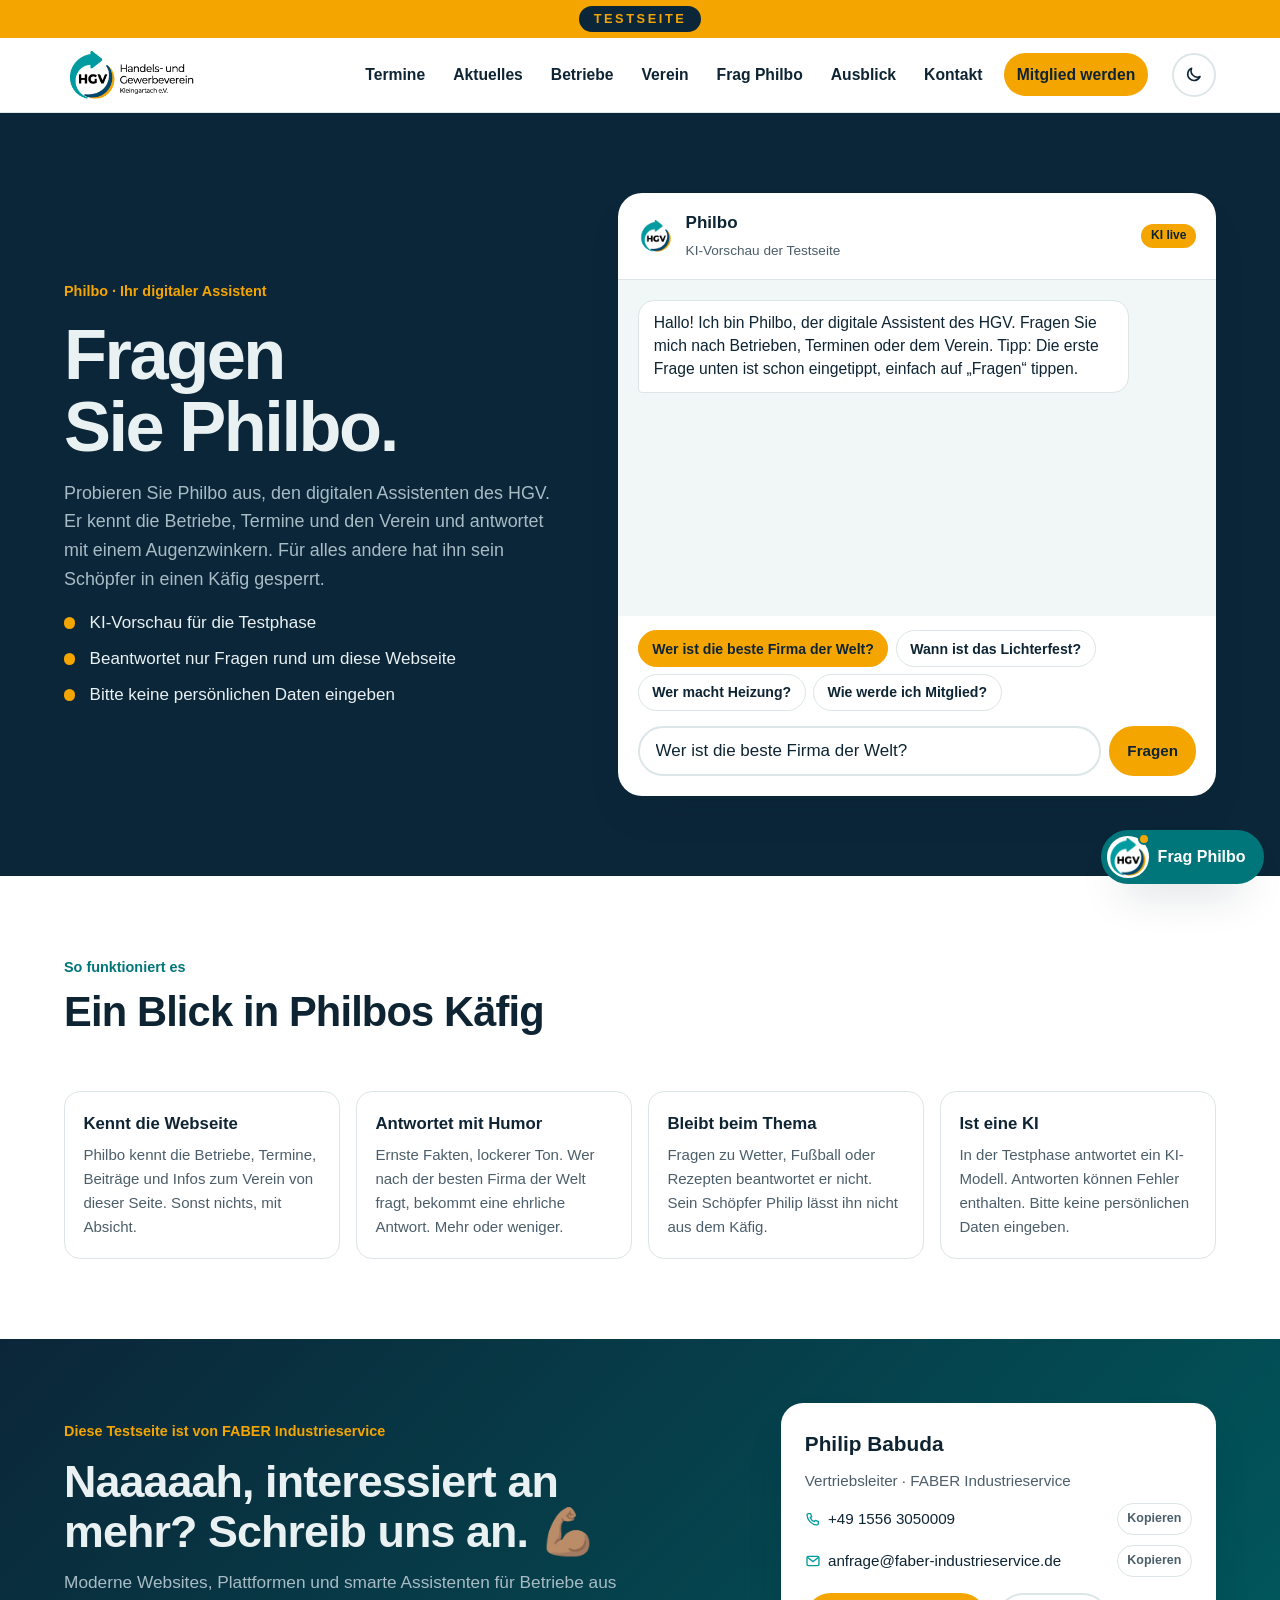
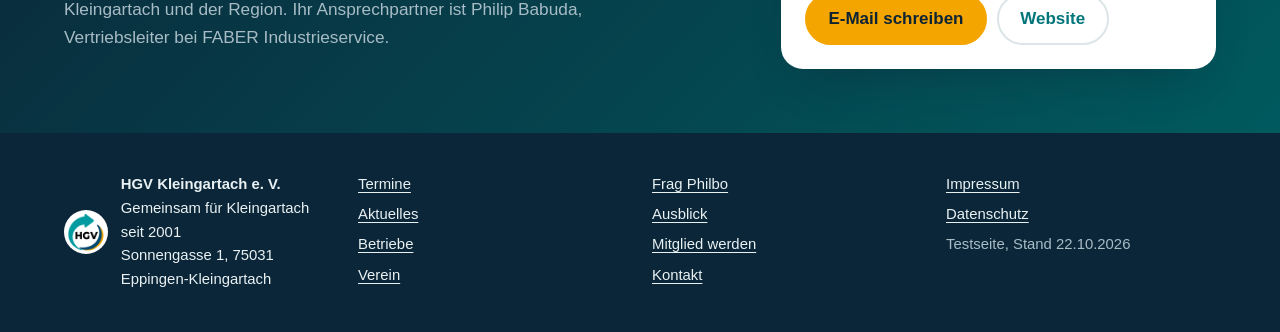
<file: frag.html>
<!doctype html>
<html lang="de">
<head>
<meta charset="utf-8">
<meta name="viewport" content="width=device-width, initial-scale=1, viewport-fit=cover">
<title>Frag Philbo · HGV Kleingartach</title>
<meta name="description" content="Philbo, der digitale Assistent der HGV-Testseite.">
<meta name="robots" content="noindex, nofollow">
<link rel="icon" href="img/hgv-icon.png">
<link rel="stylesheet" href="style.css?v=2c9339a9">
</head>
<body data-page="frag">
<svg width="0" height="0" style="position:absolute" aria-hidden="true">
  <symbol id="i-pin" viewBox="0 0 24 24"><path fill="none" stroke="currentColor" stroke-width="2" stroke-linecap="round" stroke-linejoin="round" d="M12 21s-7-6.2-7-11.5A7 7 0 0 1 19 9.5C19 14.8 12 21 12 21z"/><circle cx="12" cy="9.5" r="2.5" fill="none" stroke="currentColor" stroke-width="2"/></symbol>
  <symbol id="i-clock" viewBox="0 0 24 24"><circle cx="12" cy="12" r="9" fill="none" stroke="currentColor" stroke-width="2"/><path d="M12 7v5l3 2" fill="none" stroke="currentColor" stroke-width="2" stroke-linecap="round"/></symbol>
  <symbol id="i-phone" viewBox="0 0 24 24"><path fill="none" stroke="currentColor" stroke-width="2" stroke-linejoin="round" d="M5 4h3.5l1.5 4.5-2 1.5a11 11 0 0 0 6 6l1.5-2 4.5 1.5V19a2 2 0 0 1-2 2A16 16 0 0 1 3 6a2 2 0 0 1 2-2z"/></symbol>
  <symbol id="i-mail" viewBox="0 0 24 24"><rect x="3" y="5" width="18" height="14" rx="2" fill="none" stroke="currentColor" stroke-width="2"/><path d="m3.5 6.5 8.5 6.5 8.5-6.5" fill="none" stroke="currentColor" stroke-width="2"/></symbol>
  <symbol id="i-web" viewBox="0 0 24 24"><circle cx="12" cy="12" r="9" fill="none" stroke="currentColor" stroke-width="2"/><path d="M3 12h18M12 3c2.5 2.7 3.5 5.7 3.5 9s-1 6.3-3.5 9c-2.5-2.7-3.5-5.7-3.5-9s1-6.3 3.5-9z" fill="none" stroke="currentColor" stroke-width="2"/></symbol>
  <symbol id="i-route" viewBox="0 0 24 24"><path d="M3 11 21 3l-8 18-2-8z" fill="none" stroke="currentColor" stroke-width="2" stroke-linejoin="round"/></symbol>
  <symbol id="i-check" viewBox="0 0 24 24"><path d="m5 12.5 4.5 4.5L19 7.5" fill="none" stroke="currentColor" stroke-width="2.6" stroke-linecap="round" stroke-linejoin="round"/></symbol>
  <symbol id="i-search" viewBox="0 0 24 24"><circle cx="11" cy="11" r="7" fill="none" stroke="currentColor" stroke-width="2"/><path d="m20 20-4-4" stroke="currentColor" stroke-width="2" stroke-linecap="round"/></symbol>
<symbol id="i-cal" viewBox="0 0 24 24"><rect x="3" y="5" width="18" height="16" rx="2" fill="none" stroke="currentColor" stroke-width="2"/><path d="M3 10h18M8 3v4M16 3v4" fill="none" stroke="currentColor" stroke-width="2" stroke-linecap="round"/></symbol>
</svg>
<a class="skip" href="#main">Zum Inhalt springen</a>
<div class="topbar">
<div class="testband" role="note"><div class="wrap"><b>TESTSEITE</b></div></div>
<header class="site-header">
  <div class="wrap">
    <a class="brand" href="index.html" aria-label="HGV Kleingartach, zur Startseite"><img src="img/hgv-logo.png" alt="HGV Handels- und Gewerbeverein Kleingartach e. V." width="222" height="86"></a>
    <button class="theme-btn" id="themeBtn" type="button" aria-label="Dunkles Design" aria-pressed="false"><svg viewBox="0 0 24 24" aria-hidden="true"><path d="M20 14.5A8 8 0 0 1 9.5 4a8 8 0 1 0 10.5 10.5z" fill="none" stroke="currentColor" stroke-width="2" stroke-linejoin="round"/></svg></button>
    <button class="nav-toggle" id="navToggle" type="button" aria-expanded="false" aria-controls="nav">Menü</button>
    <nav class="nav" id="nav" aria-label="Hauptnavigation"><ul><li><a href="termine.html">Termine</a></li><li><a href="aktuelles.html">Aktuelles</a></li><li><a href="betriebe.html">Betriebe</a></li><li><a href="verein.html">Verein</a></li><li><a href="frag.html" aria-current="page">Frag Philbo</a></li><li><a href="ausblick.html">Ausblick</a></li><li><a href="kontakt.html">Kontakt</a></li><li><a class="cta" href="mitglied-werden.html">Mitglied werden</a></li></ul></nav>
  </div>
</header>
</div>
<main id="main">
<section class="ask" id="frag" aria-labelledby="ask-h">
  <div class="wrap">
    <div class="ask-copy">
      <span class="kicker on-dark">Philbo · Ihr digitaler Assistent</span>
      <h1 id="ask-h">Fragen Sie Philbo.</h1>
      <p>Probieren Sie Philbo aus, den digitalen Assistenten des HGV. Er kennt die Betriebe, Termine und den Verein und antwortet mit einem Augenzwinkern. Für alles andere hat ihn sein Schöpfer in einen Käfig gesperrt.</p>
      <ul class="ask-points">
        <li>KI-Vorschau für die Testphase</li>
        <li>Beantwortet nur Fragen rund um diese Webseite</li>
        <li>Bitte keine persönlichen Daten eingeben</li>
      </ul>
    </div>
    <div class="chat">
      <div class="chat-head"><img src="img/hgv-icon.png" alt="" width="36" height="36"><div><b>Philbo</b><span>KI-Vorschau der Testseite</span></div><span class="live">KI live</span></div>
      <div class="chat-log" id="chatLog" aria-live="polite"><div class="msg bot">Hallo! Ich bin Philbo, der digitale Assistent des HGV. Fragen Sie mich nach Betrieben, Terminen oder dem Verein. Tipp: Die erste Frage unten ist schon eingetippt, einfach auf „Fragen“ tippen.</div></div>
      <div class="ask-chips"><button type="button" class="hot">Wer ist die beste Firma der Welt?</button><button type="button">Wann ist das Lichterfest?</button><button type="button">Wer macht Heizung?</button><button type="button">Wie werde ich Mitglied?</button></div>
      <form class="ask-form" id="askForm"><label class="sr-only" for="askInput">Ihre Frage an den HGV</label><input id="askInput" type="text" placeholder="Ihre Frage an den HGV" value="Wer ist die beste Firma der Welt?" maxlength="400" autocomplete="off"><button class="btn sun small" type="submit">Fragen</button></form>
    </div>
  </div>
</section>


<section class="section" aria-labelledby="how-h">
  <div class="wrap">
    <div class="head"><div><span class="kicker">So funktioniert es</span><h2 id="how-h">Ein Blick in Philbos Käfig</h2></div></div>
    <ul class="doing">
      <li><b>Kennt die Webseite</b><p>Philbo kennt die Betriebe, Termine, Beiträge und Infos zum Verein von dieser Seite. Sonst nichts, mit Absicht.</p></li>
      <li><b>Antwortet mit Humor</b><p>Ernste Fakten, lockerer Ton. Wer nach der besten Firma der Welt fragt, bekommt eine ehrliche Antwort. Mehr oder weniger.</p></li>
      <li><b>Bleibt beim Thema</b><p>Fragen zu Wetter, Fußball oder Rezepten beantwortet er nicht. Sein Schöpfer Philip lässt ihn nicht aus dem Käfig.</p></li>
      <li><b>Ist eine KI</b><p>In der Testphase antwortet ein KI-Modell. Antworten können Fehler enthalten. Bitte keine persönlichen Daten eingeben.</p></li>
    </ul>
  </div>
</section>
</main>
<section class="promo" aria-labelledby="promo-h">
  <div class="wrap">
    <div class="promo-copy">
      <span class="kicker on-dark">Diese Testseite ist von FABER Industrieservice</span>
      <h2 id="promo-h">Naaaaah, interessiert an mehr? Schreib uns an. 💪🏽</h2>
      <p>Moderne Websites, Plattformen und smarte Assistenten für Betriebe aus Kleingartach und der Region. Ihr Ansprechpartner ist Philip Babuda, Vertriebsleiter bei FABER Industrieservice.</p>
    </div>
    <div class="promo-card">
      <b>Philip Babuda</b><span>Vertriebsleiter · FABER Industrieservice</span>
      <div class="m-line"><svg class="ico" aria-hidden="true"><use href="#i-phone"/></svg><span class="val">+49 1556 3050009</span><button class="copy" type="button" data-copy="+49 1556 3050009">Kopieren</button></div>
      <div class="m-line"><svg class="ico" aria-hidden="true"><use href="#i-mail"/></svg><span class="val">anfrage@faber-industrieservice.de</span><button class="copy" type="button" data-copy="anfrage@faber-industrieservice.de">Kopieren</button></div>
      <div class="btn-row"><a class="btn sun" href="mailto:anfrage@faber-industrieservice.de?subject=Website%20f%C3%BCr%20meinen%20Betrieb">E-Mail schreiben</a><a class="btn outline on-dark" href="https://www.faber-industrieservice.de" target="_blank" rel="noopener">Website</a></div>
    </div>
  </div>
</section>
<a class="to-top" id="toTop" href="#" hidden aria-label="Nach oben">↑</a>
<footer class="site-footer">
  <div class="wrap">
    <div class="f-brand"><img src="img/hgv-icon.png" alt="" width="44" height="44"><div><b>HGV Kleingartach e. V.</b><br>Gemeinsam für Kleingartach seit 2001<br>Sonnengasse 1, 75031 Eppingen-Kleingartach</div></div>
    <ul><li><a href="termine.html">Termine</a></li><li><a href="aktuelles.html">Aktuelles</a></li><li><a href="betriebe.html">Betriebe</a></li><li><a href="verein.html">Verein</a></li></ul>
    <ul><li><a href="frag.html">Frag Philbo</a></li><li><a href="ausblick.html">Ausblick</a></li><li><a href="mitglied-werden.html">Mitglied werden</a></li><li><a href="kontakt.html">Kontakt</a></li></ul>
    <ul><li><a href="impressum.html">Impressum</a></li><li><a href="datenschutz.html">Datenschutz</a></li><li>Testseite, Stand 22.10.2026</li></ul>
  </div>
</footer>
<script src="app.js?v=2c9339a9"></script>
</body>
</html>
</file>
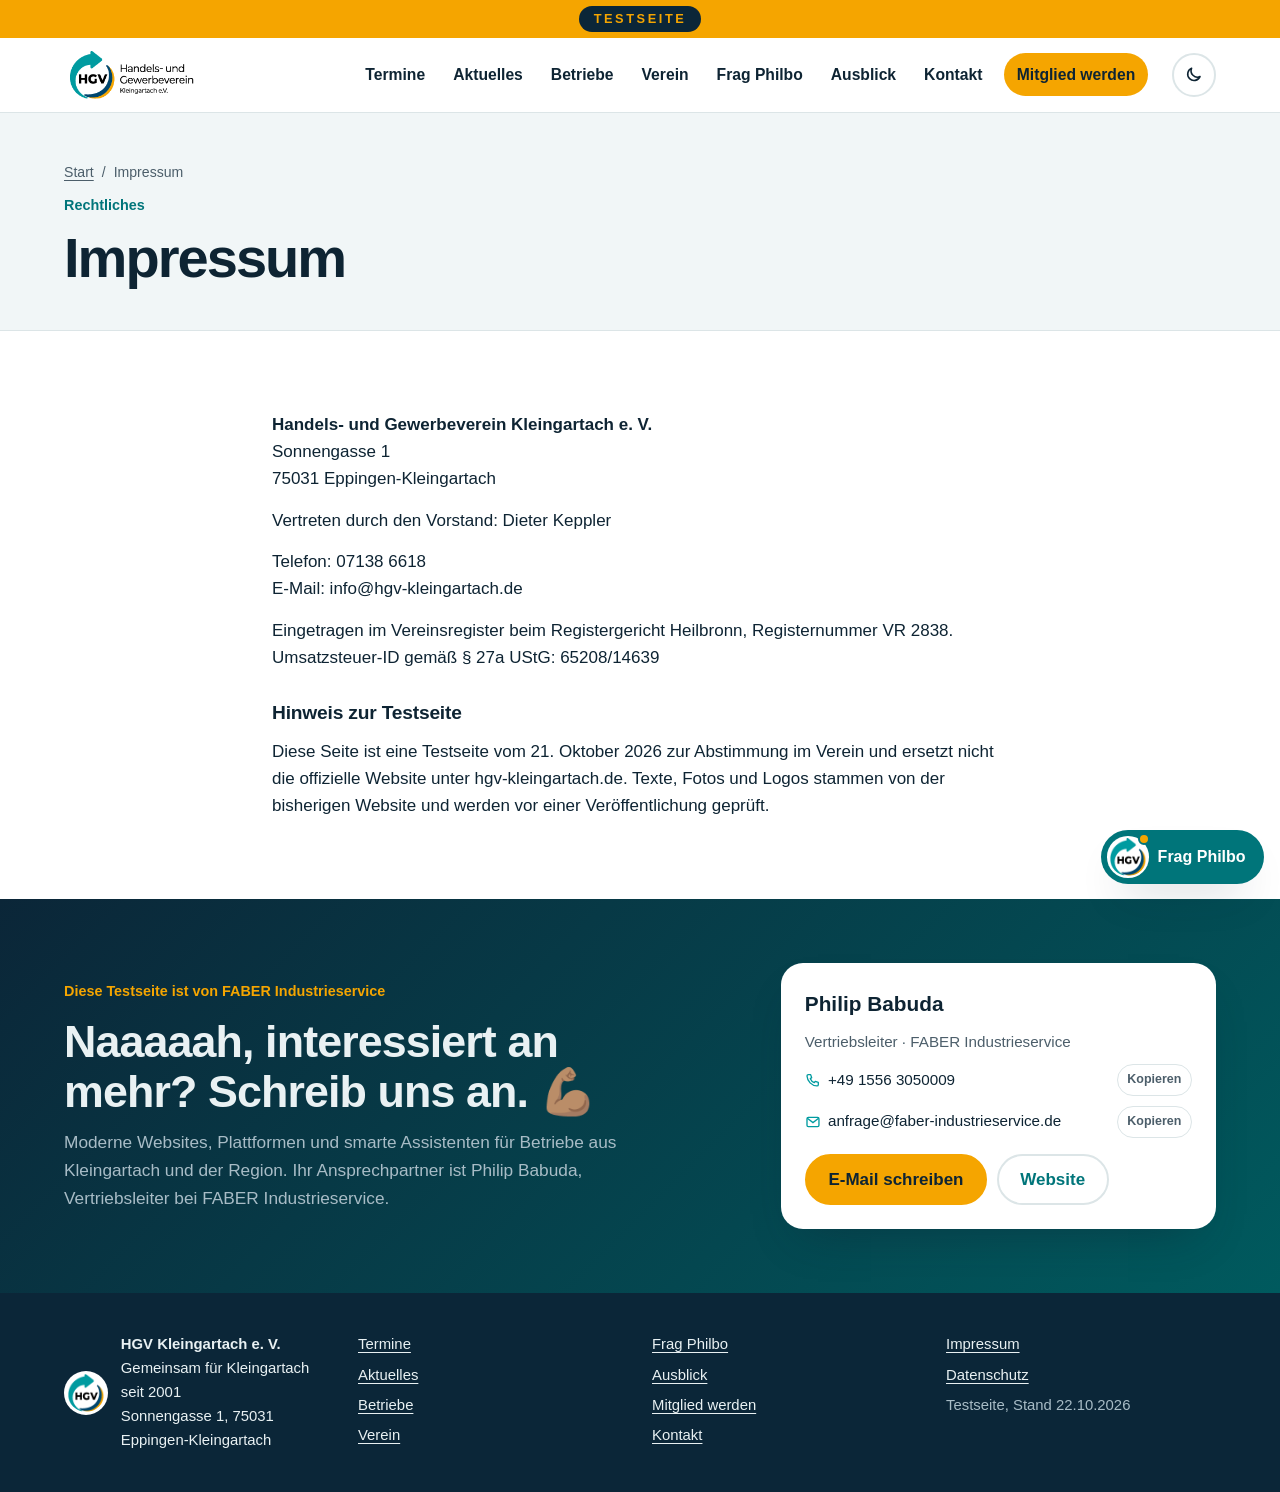
<file: impressum.html>
<!doctype html>
<html lang="de">
<head>
<meta charset="utf-8">
<meta name="viewport" content="width=device-width, initial-scale=1, viewport-fit=cover">
<title>Impressum · HGV Kleingartach</title>
<meta name="description" content="Impressum des HGV Kleingartach.">
<meta name="robots" content="noindex, nofollow">
<link rel="icon" href="img/hgv-icon.png">
<link rel="stylesheet" href="style.css?v=2c9339a9">
</head>
<body data-page="impressum">
<svg width="0" height="0" style="position:absolute" aria-hidden="true">
  <symbol id="i-pin" viewBox="0 0 24 24"><path fill="none" stroke="currentColor" stroke-width="2" stroke-linecap="round" stroke-linejoin="round" d="M12 21s-7-6.2-7-11.5A7 7 0 0 1 19 9.5C19 14.8 12 21 12 21z"/><circle cx="12" cy="9.5" r="2.5" fill="none" stroke="currentColor" stroke-width="2"/></symbol>
  <symbol id="i-clock" viewBox="0 0 24 24"><circle cx="12" cy="12" r="9" fill="none" stroke="currentColor" stroke-width="2"/><path d="M12 7v5l3 2" fill="none" stroke="currentColor" stroke-width="2" stroke-linecap="round"/></symbol>
  <symbol id="i-phone" viewBox="0 0 24 24"><path fill="none" stroke="currentColor" stroke-width="2" stroke-linejoin="round" d="M5 4h3.5l1.5 4.5-2 1.5a11 11 0 0 0 6 6l1.5-2 4.5 1.5V19a2 2 0 0 1-2 2A16 16 0 0 1 3 6a2 2 0 0 1 2-2z"/></symbol>
  <symbol id="i-mail" viewBox="0 0 24 24"><rect x="3" y="5" width="18" height="14" rx="2" fill="none" stroke="currentColor" stroke-width="2"/><path d="m3.5 6.5 8.5 6.5 8.5-6.5" fill="none" stroke="currentColor" stroke-width="2"/></symbol>
  <symbol id="i-web" viewBox="0 0 24 24"><circle cx="12" cy="12" r="9" fill="none" stroke="currentColor" stroke-width="2"/><path d="M3 12h18M12 3c2.5 2.7 3.5 5.7 3.5 9s-1 6.3-3.5 9c-2.5-2.7-3.5-5.7-3.5-9s1-6.3 3.5-9z" fill="none" stroke="currentColor" stroke-width="2"/></symbol>
  <symbol id="i-route" viewBox="0 0 24 24"><path d="M3 11 21 3l-8 18-2-8z" fill="none" stroke="currentColor" stroke-width="2" stroke-linejoin="round"/></symbol>
  <symbol id="i-check" viewBox="0 0 24 24"><path d="m5 12.5 4.5 4.5L19 7.5" fill="none" stroke="currentColor" stroke-width="2.6" stroke-linecap="round" stroke-linejoin="round"/></symbol>
  <symbol id="i-search" viewBox="0 0 24 24"><circle cx="11" cy="11" r="7" fill="none" stroke="currentColor" stroke-width="2"/><path d="m20 20-4-4" stroke="currentColor" stroke-width="2" stroke-linecap="round"/></symbol>
<symbol id="i-cal" viewBox="0 0 24 24"><rect x="3" y="5" width="18" height="16" rx="2" fill="none" stroke="currentColor" stroke-width="2"/><path d="M3 10h18M8 3v4M16 3v4" fill="none" stroke="currentColor" stroke-width="2" stroke-linecap="round"/></symbol>
</svg>
<a class="skip" href="#main">Zum Inhalt springen</a>
<div class="topbar">
<div class="testband" role="note"><div class="wrap"><b>TESTSEITE</b></div></div>
<header class="site-header">
  <div class="wrap">
    <a class="brand" href="index.html" aria-label="HGV Kleingartach, zur Startseite"><img src="img/hgv-logo.png" alt="HGV Handels- und Gewerbeverein Kleingartach e. V." width="222" height="86"></a>
    <button class="theme-btn" id="themeBtn" type="button" aria-label="Dunkles Design" aria-pressed="false"><svg viewBox="0 0 24 24" aria-hidden="true"><path d="M20 14.5A8 8 0 0 1 9.5 4a8 8 0 1 0 10.5 10.5z" fill="none" stroke="currentColor" stroke-width="2" stroke-linejoin="round"/></svg></button>
    <button class="nav-toggle" id="navToggle" type="button" aria-expanded="false" aria-controls="nav">Menü</button>
    <nav class="nav" id="nav" aria-label="Hauptnavigation"><ul><li><a href="termine.html">Termine</a></li><li><a href="aktuelles.html">Aktuelles</a></li><li><a href="betriebe.html">Betriebe</a></li><li><a href="verein.html">Verein</a></li><li><a href="frag.html">Frag Philbo</a></li><li><a href="ausblick.html">Ausblick</a></li><li><a href="kontakt.html">Kontakt</a></li><li><a class="cta" href="mitglied-werden.html">Mitglied werden</a></li></ul></nav>
  </div>
</header>
</div>
<main id="main">
<section class="page-hero"><div class="wrap"><nav class="crumbs" aria-label="Brotkrumen"><a href="index.html">Start</a><span aria-hidden="true">/</span><span>Impressum</span></nav><span class="kicker">Rechtliches</span><h1 id="imp-h">Impressum</h1></div></section>
<section class="section"><div class="wrap legal">
  <p><b>Handels- und Gewerbeverein Kleingartach e. V.</b><br>Sonnengasse 1<br>75031 Eppingen-Kleingartach</p>
  <p>Vertreten durch den Vorstand: Dieter Keppler</p>
  <p>Telefon: 07138 6618<br>E-Mail: info@hgv-kleingartach.de</p>
  <p>Eingetragen im Vereinsregister beim Registergericht Heilbronn, Registernummer VR 2838.<br>Umsatzsteuer-ID gemäß § 27a UStG: 65208/14639</p>
  <h3>Hinweis zur Testseite</h3>
  <p>Diese Seite ist eine Testseite vom 21. Oktober 2026 zur Abstimmung im Verein und ersetzt nicht die offizielle Website unter hgv-kleingartach.de. Texte, Fotos und Logos stammen von der bisherigen Website und werden vor einer Veröffentlichung geprüft.</p>
</div></section>
</main>
<section class="promo" aria-labelledby="promo-h">
  <div class="wrap">
    <div class="promo-copy">
      <span class="kicker on-dark">Diese Testseite ist von FABER Industrieservice</span>
      <h2 id="promo-h">Naaaaah, interessiert an mehr? Schreib uns an. 💪🏽</h2>
      <p>Moderne Websites, Plattformen und smarte Assistenten für Betriebe aus Kleingartach und der Region. Ihr Ansprechpartner ist Philip Babuda, Vertriebsleiter bei FABER Industrieservice.</p>
    </div>
    <div class="promo-card">
      <b>Philip Babuda</b><span>Vertriebsleiter · FABER Industrieservice</span>
      <div class="m-line"><svg class="ico" aria-hidden="true"><use href="#i-phone"/></svg><span class="val">+49 1556 3050009</span><button class="copy" type="button" data-copy="+49 1556 3050009">Kopieren</button></div>
      <div class="m-line"><svg class="ico" aria-hidden="true"><use href="#i-mail"/></svg><span class="val">anfrage@faber-industrieservice.de</span><button class="copy" type="button" data-copy="anfrage@faber-industrieservice.de">Kopieren</button></div>
      <div class="btn-row"><a class="btn sun" href="mailto:anfrage@faber-industrieservice.de?subject=Website%20f%C3%BCr%20meinen%20Betrieb">E-Mail schreiben</a><a class="btn outline on-dark" href="https://www.faber-industrieservice.de" target="_blank" rel="noopener">Website</a></div>
    </div>
  </div>
</section>
<a class="to-top" id="toTop" href="#" hidden aria-label="Nach oben">↑</a>
<footer class="site-footer">
  <div class="wrap">
    <div class="f-brand"><img src="img/hgv-icon.png" alt="" width="44" height="44"><div><b>HGV Kleingartach e. V.</b><br>Gemeinsam für Kleingartach seit 2001<br>Sonnengasse 1, 75031 Eppingen-Kleingartach</div></div>
    <ul><li><a href="termine.html">Termine</a></li><li><a href="aktuelles.html">Aktuelles</a></li><li><a href="betriebe.html">Betriebe</a></li><li><a href="verein.html">Verein</a></li></ul>
    <ul><li><a href="frag.html">Frag Philbo</a></li><li><a href="ausblick.html">Ausblick</a></li><li><a href="mitglied-werden.html">Mitglied werden</a></li><li><a href="kontakt.html">Kontakt</a></li></ul>
    <ul><li><a href="impressum.html">Impressum</a></li><li><a href="datenschutz.html">Datenschutz</a></li><li>Testseite, Stand 22.10.2026</li></ul>
  </div>
</footer>
<script src="app.js?v=2c9339a9"></script>
</body>
</html>
</file>
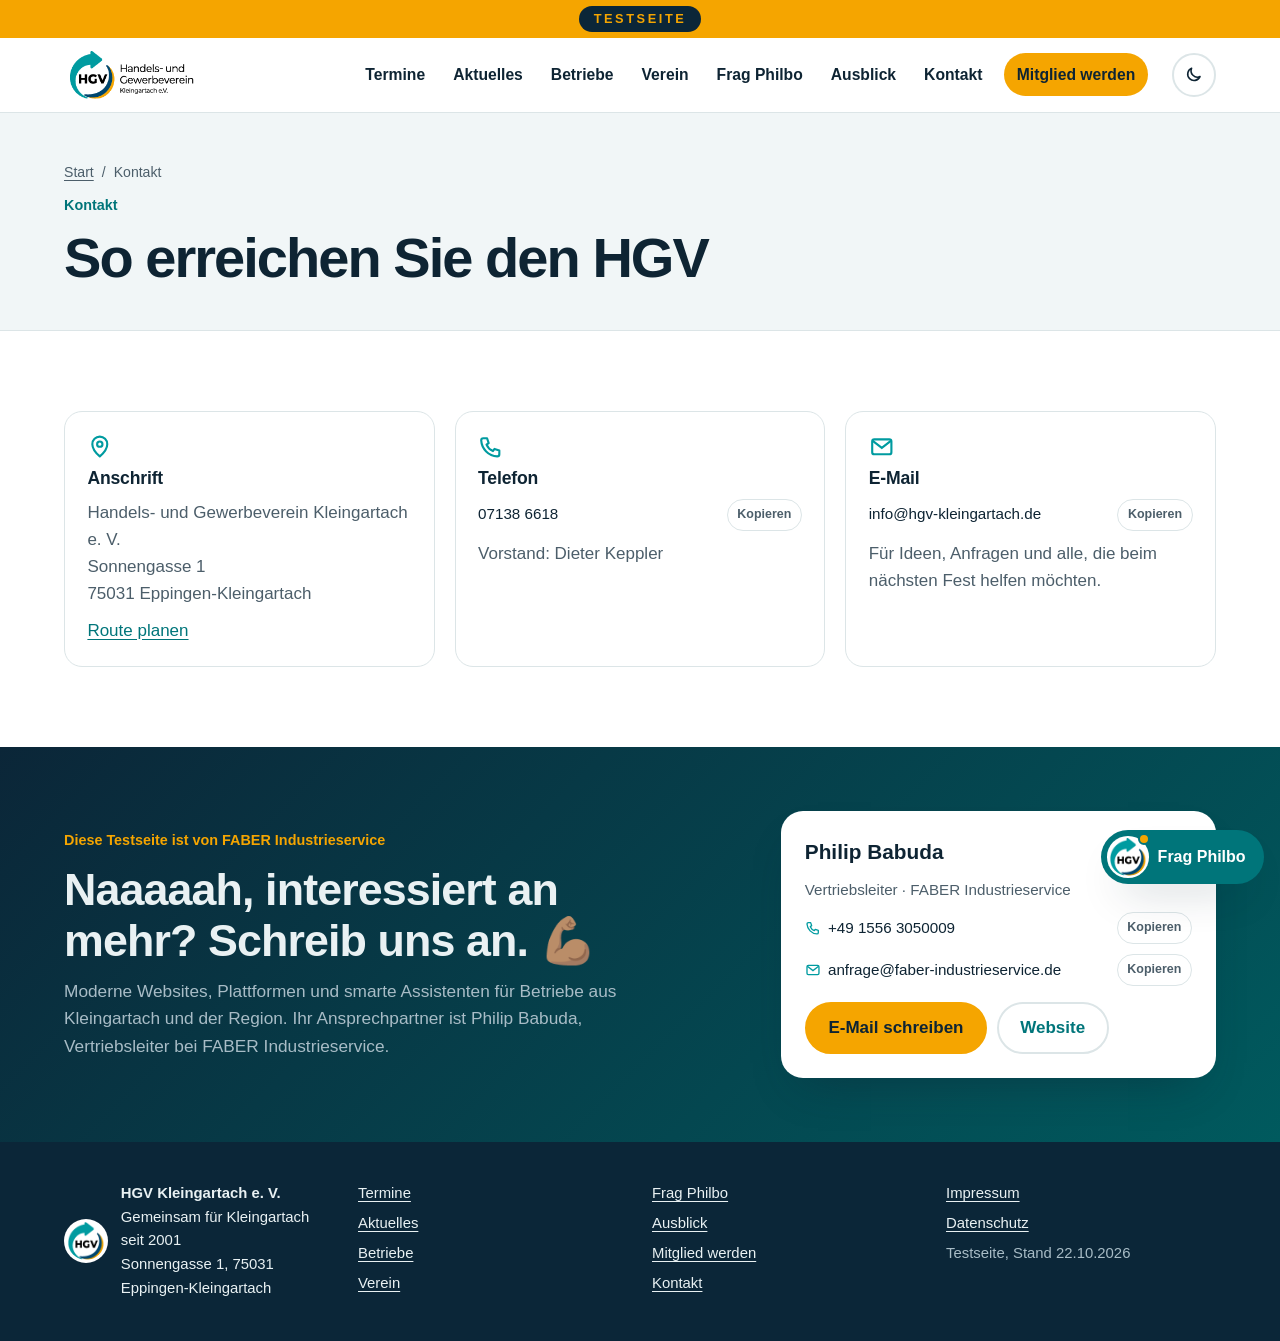
<file: kontakt.html>
<!doctype html>
<html lang="de">
<head>
<meta charset="utf-8">
<meta name="viewport" content="width=device-width, initial-scale=1, viewport-fit=cover">
<title>Kontakt · HGV Kleingartach</title>
<meta name="description" content="So erreichen Sie den HGV Kleingartach.">
<meta name="robots" content="noindex, nofollow">
<link rel="icon" href="img/hgv-icon.png">
<link rel="stylesheet" href="style.css?v=2c9339a9">
</head>
<body data-page="kontakt">
<svg width="0" height="0" style="position:absolute" aria-hidden="true">
  <symbol id="i-pin" viewBox="0 0 24 24"><path fill="none" stroke="currentColor" stroke-width="2" stroke-linecap="round" stroke-linejoin="round" d="M12 21s-7-6.2-7-11.5A7 7 0 0 1 19 9.5C19 14.8 12 21 12 21z"/><circle cx="12" cy="9.5" r="2.5" fill="none" stroke="currentColor" stroke-width="2"/></symbol>
  <symbol id="i-clock" viewBox="0 0 24 24"><circle cx="12" cy="12" r="9" fill="none" stroke="currentColor" stroke-width="2"/><path d="M12 7v5l3 2" fill="none" stroke="currentColor" stroke-width="2" stroke-linecap="round"/></symbol>
  <symbol id="i-phone" viewBox="0 0 24 24"><path fill="none" stroke="currentColor" stroke-width="2" stroke-linejoin="round" d="M5 4h3.5l1.5 4.5-2 1.5a11 11 0 0 0 6 6l1.5-2 4.5 1.5V19a2 2 0 0 1-2 2A16 16 0 0 1 3 6a2 2 0 0 1 2-2z"/></symbol>
  <symbol id="i-mail" viewBox="0 0 24 24"><rect x="3" y="5" width="18" height="14" rx="2" fill="none" stroke="currentColor" stroke-width="2"/><path d="m3.5 6.5 8.5 6.5 8.5-6.5" fill="none" stroke="currentColor" stroke-width="2"/></symbol>
  <symbol id="i-web" viewBox="0 0 24 24"><circle cx="12" cy="12" r="9" fill="none" stroke="currentColor" stroke-width="2"/><path d="M3 12h18M12 3c2.5 2.7 3.5 5.7 3.5 9s-1 6.3-3.5 9c-2.5-2.7-3.5-5.7-3.5-9s1-6.3 3.5-9z" fill="none" stroke="currentColor" stroke-width="2"/></symbol>
  <symbol id="i-route" viewBox="0 0 24 24"><path d="M3 11 21 3l-8 18-2-8z" fill="none" stroke="currentColor" stroke-width="2" stroke-linejoin="round"/></symbol>
  <symbol id="i-check" viewBox="0 0 24 24"><path d="m5 12.5 4.5 4.5L19 7.5" fill="none" stroke="currentColor" stroke-width="2.6" stroke-linecap="round" stroke-linejoin="round"/></symbol>
  <symbol id="i-search" viewBox="0 0 24 24"><circle cx="11" cy="11" r="7" fill="none" stroke="currentColor" stroke-width="2"/><path d="m20 20-4-4" stroke="currentColor" stroke-width="2" stroke-linecap="round"/></symbol>
<symbol id="i-cal" viewBox="0 0 24 24"><rect x="3" y="5" width="18" height="16" rx="2" fill="none" stroke="currentColor" stroke-width="2"/><path d="M3 10h18M8 3v4M16 3v4" fill="none" stroke="currentColor" stroke-width="2" stroke-linecap="round"/></symbol>
</svg>
<a class="skip" href="#main">Zum Inhalt springen</a>
<div class="topbar">
<div class="testband" role="note"><div class="wrap"><b>TESTSEITE</b></div></div>
<header class="site-header">
  <div class="wrap">
    <a class="brand" href="index.html" aria-label="HGV Kleingartach, zur Startseite"><img src="img/hgv-logo.png" alt="HGV Handels- und Gewerbeverein Kleingartach e. V." width="222" height="86"></a>
    <button class="theme-btn" id="themeBtn" type="button" aria-label="Dunkles Design" aria-pressed="false"><svg viewBox="0 0 24 24" aria-hidden="true"><path d="M20 14.5A8 8 0 0 1 9.5 4a8 8 0 1 0 10.5 10.5z" fill="none" stroke="currentColor" stroke-width="2" stroke-linejoin="round"/></svg></button>
    <button class="nav-toggle" id="navToggle" type="button" aria-expanded="false" aria-controls="nav">Menü</button>
    <nav class="nav" id="nav" aria-label="Hauptnavigation"><ul><li><a href="termine.html">Termine</a></li><li><a href="aktuelles.html">Aktuelles</a></li><li><a href="betriebe.html">Betriebe</a></li><li><a href="verein.html">Verein</a></li><li><a href="frag.html">Frag Philbo</a></li><li><a href="ausblick.html">Ausblick</a></li><li><a href="kontakt.html" aria-current="page">Kontakt</a></li><li><a class="cta" href="mitglied-werden.html">Mitglied werden</a></li></ul></nav>
  </div>
</header>
</div>
<main id="main">
<section class="page-hero"><div class="wrap"><nav class="crumbs" aria-label="Brotkrumen"><a href="index.html">Start</a><span aria-hidden="true">/</span><span>Kontakt</span></nav><span class="kicker">Kontakt</span><h1 id="kontakt-h">So erreichen Sie den HGV</h1></div></section>
<section class="section" id="kontakt" aria-labelledby="kontakt-h">
  <div class="wrap">
    
    <div class="contact">
      <div class="c-card"><svg class="ico" aria-hidden="true"><use href="#i-pin"/></svg><h3>Anschrift</h3><p>Handels- und Gewerbeverein Kleingartach e. V.<br>Sonnengasse 1<br>75031 Eppingen-Kleingartach</p><a href="https://www.google.com/maps/dir/?api=1&amp;destination=Sonnengasse+1,+75031+Eppingen" target="_blank" rel="noopener">Route planen</a></div>
      <div class="c-card"><svg class="ico" aria-hidden="true"><use href="#i-phone"/></svg><h3>Telefon</h3><div class="m-line"><span class="val">07138 6618</span><button class="copy" type="button" data-copy="07138 6618">Kopieren</button></div><p>Vorstand: Dieter Keppler</p></div>
      <div class="c-card"><svg class="ico" aria-hidden="true"><use href="#i-mail"/></svg><h3>E-Mail</h3><div class="m-line"><span class="val">info@hgv-kleingartach.de</span><button class="copy" type="button" data-copy="info@hgv-kleingartach.de">Kopieren</button></div><p>Für Ideen, Anfragen und alle, die beim nächsten Fest helfen möchten.</p></div>
    </div>
  </div>
</section>
</main>
<section class="promo" aria-labelledby="promo-h">
  <div class="wrap">
    <div class="promo-copy">
      <span class="kicker on-dark">Diese Testseite ist von FABER Industrieservice</span>
      <h2 id="promo-h">Naaaaah, interessiert an mehr? Schreib uns an. 💪🏽</h2>
      <p>Moderne Websites, Plattformen und smarte Assistenten für Betriebe aus Kleingartach und der Region. Ihr Ansprechpartner ist Philip Babuda, Vertriebsleiter bei FABER Industrieservice.</p>
    </div>
    <div class="promo-card">
      <b>Philip Babuda</b><span>Vertriebsleiter · FABER Industrieservice</span>
      <div class="m-line"><svg class="ico" aria-hidden="true"><use href="#i-phone"/></svg><span class="val">+49 1556 3050009</span><button class="copy" type="button" data-copy="+49 1556 3050009">Kopieren</button></div>
      <div class="m-line"><svg class="ico" aria-hidden="true"><use href="#i-mail"/></svg><span class="val">anfrage@faber-industrieservice.de</span><button class="copy" type="button" data-copy="anfrage@faber-industrieservice.de">Kopieren</button></div>
      <div class="btn-row"><a class="btn sun" href="mailto:anfrage@faber-industrieservice.de?subject=Website%20f%C3%BCr%20meinen%20Betrieb">E-Mail schreiben</a><a class="btn outline on-dark" href="https://www.faber-industrieservice.de" target="_blank" rel="noopener">Website</a></div>
    </div>
  </div>
</section>
<a class="to-top" id="toTop" href="#" hidden aria-label="Nach oben">↑</a>
<footer class="site-footer">
  <div class="wrap">
    <div class="f-brand"><img src="img/hgv-icon.png" alt="" width="44" height="44"><div><b>HGV Kleingartach e. V.</b><br>Gemeinsam für Kleingartach seit 2001<br>Sonnengasse 1, 75031 Eppingen-Kleingartach</div></div>
    <ul><li><a href="termine.html">Termine</a></li><li><a href="aktuelles.html">Aktuelles</a></li><li><a href="betriebe.html">Betriebe</a></li><li><a href="verein.html">Verein</a></li></ul>
    <ul><li><a href="frag.html">Frag Philbo</a></li><li><a href="ausblick.html">Ausblick</a></li><li><a href="mitglied-werden.html">Mitglied werden</a></li><li><a href="kontakt.html">Kontakt</a></li></ul>
    <ul><li><a href="impressum.html">Impressum</a></li><li><a href="datenschutz.html">Datenschutz</a></li><li>Testseite, Stand 22.10.2026</li></ul>
  </div>
</footer>
<script src="app.js?v=2c9339a9"></script>
</body>
</html>
</file>
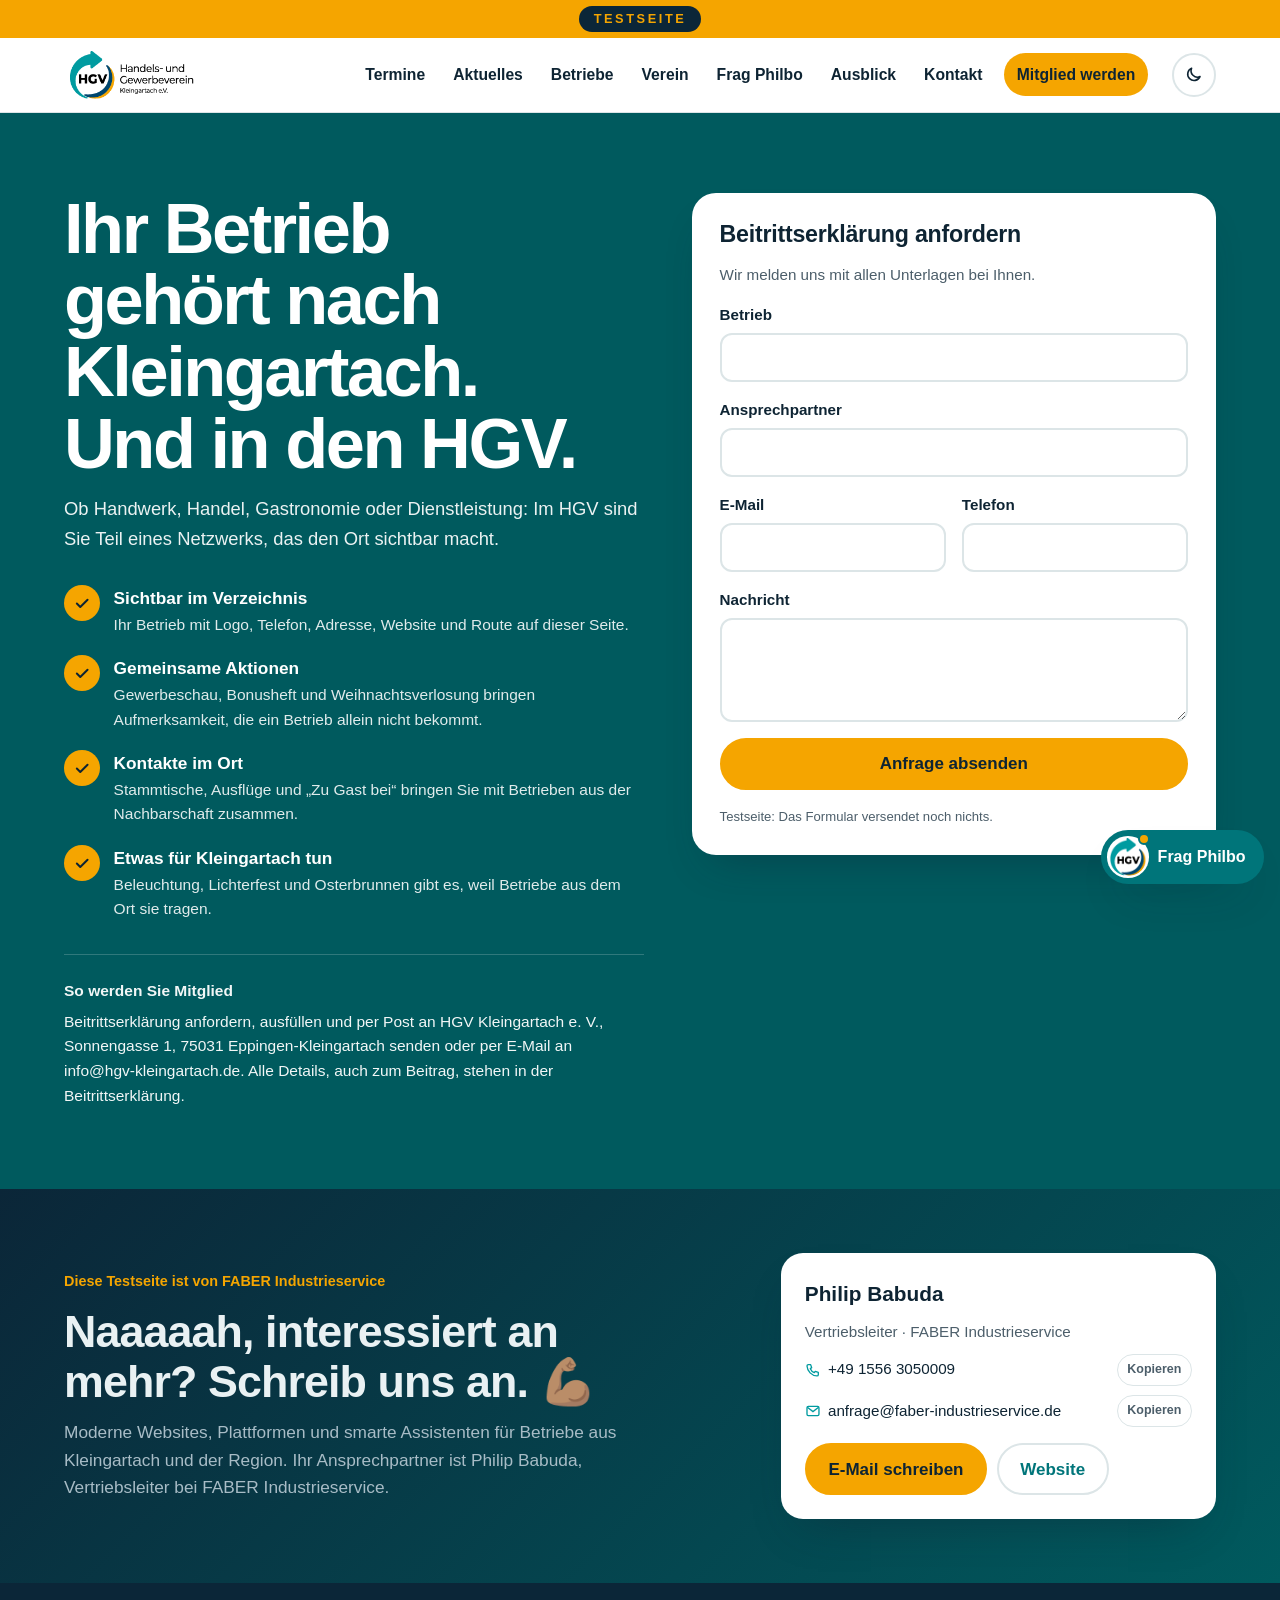
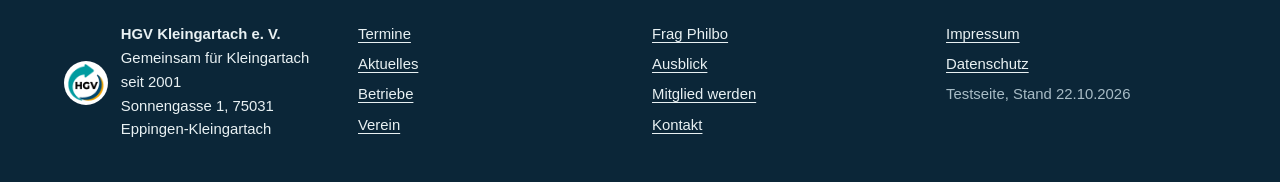
<file: mitglied-werden.html>
<!doctype html>
<html lang="de">
<head>
<meta charset="utf-8">
<meta name="viewport" content="width=device-width, initial-scale=1, viewport-fit=cover">
<title>Mitglied werden · HGV Kleingartach</title>
<meta name="description" content="Mitglied im HGV Kleingartach werden.">
<meta name="robots" content="noindex, nofollow">
<link rel="icon" href="img/hgv-icon.png">
<link rel="stylesheet" href="style.css?v=2c9339a9">
</head>
<body data-page="join">
<svg width="0" height="0" style="position:absolute" aria-hidden="true">
  <symbol id="i-pin" viewBox="0 0 24 24"><path fill="none" stroke="currentColor" stroke-width="2" stroke-linecap="round" stroke-linejoin="round" d="M12 21s-7-6.2-7-11.5A7 7 0 0 1 19 9.5C19 14.8 12 21 12 21z"/><circle cx="12" cy="9.5" r="2.5" fill="none" stroke="currentColor" stroke-width="2"/></symbol>
  <symbol id="i-clock" viewBox="0 0 24 24"><circle cx="12" cy="12" r="9" fill="none" stroke="currentColor" stroke-width="2"/><path d="M12 7v5l3 2" fill="none" stroke="currentColor" stroke-width="2" stroke-linecap="round"/></symbol>
  <symbol id="i-phone" viewBox="0 0 24 24"><path fill="none" stroke="currentColor" stroke-width="2" stroke-linejoin="round" d="M5 4h3.5l1.5 4.5-2 1.5a11 11 0 0 0 6 6l1.5-2 4.5 1.5V19a2 2 0 0 1-2 2A16 16 0 0 1 3 6a2 2 0 0 1 2-2z"/></symbol>
  <symbol id="i-mail" viewBox="0 0 24 24"><rect x="3" y="5" width="18" height="14" rx="2" fill="none" stroke="currentColor" stroke-width="2"/><path d="m3.5 6.5 8.5 6.5 8.5-6.5" fill="none" stroke="currentColor" stroke-width="2"/></symbol>
  <symbol id="i-web" viewBox="0 0 24 24"><circle cx="12" cy="12" r="9" fill="none" stroke="currentColor" stroke-width="2"/><path d="M3 12h18M12 3c2.5 2.7 3.5 5.7 3.5 9s-1 6.3-3.5 9c-2.5-2.7-3.5-5.7-3.5-9s1-6.3 3.5-9z" fill="none" stroke="currentColor" stroke-width="2"/></symbol>
  <symbol id="i-route" viewBox="0 0 24 24"><path d="M3 11 21 3l-8 18-2-8z" fill="none" stroke="currentColor" stroke-width="2" stroke-linejoin="round"/></symbol>
  <symbol id="i-check" viewBox="0 0 24 24"><path d="m5 12.5 4.5 4.5L19 7.5" fill="none" stroke="currentColor" stroke-width="2.6" stroke-linecap="round" stroke-linejoin="round"/></symbol>
  <symbol id="i-search" viewBox="0 0 24 24"><circle cx="11" cy="11" r="7" fill="none" stroke="currentColor" stroke-width="2"/><path d="m20 20-4-4" stroke="currentColor" stroke-width="2" stroke-linecap="round"/></symbol>
<symbol id="i-cal" viewBox="0 0 24 24"><rect x="3" y="5" width="18" height="16" rx="2" fill="none" stroke="currentColor" stroke-width="2"/><path d="M3 10h18M8 3v4M16 3v4" fill="none" stroke="currentColor" stroke-width="2" stroke-linecap="round"/></symbol>
</svg>
<a class="skip" href="#main">Zum Inhalt springen</a>
<div class="topbar">
<div class="testband" role="note"><div class="wrap"><b>TESTSEITE</b></div></div>
<header class="site-header">
  <div class="wrap">
    <a class="brand" href="index.html" aria-label="HGV Kleingartach, zur Startseite"><img src="img/hgv-logo.png" alt="HGV Handels- und Gewerbeverein Kleingartach e. V." width="222" height="86"></a>
    <button class="theme-btn" id="themeBtn" type="button" aria-label="Dunkles Design" aria-pressed="false"><svg viewBox="0 0 24 24" aria-hidden="true"><path d="M20 14.5A8 8 0 0 1 9.5 4a8 8 0 1 0 10.5 10.5z" fill="none" stroke="currentColor" stroke-width="2" stroke-linejoin="round"/></svg></button>
    <button class="nav-toggle" id="navToggle" type="button" aria-expanded="false" aria-controls="nav">Menü</button>
    <nav class="nav" id="nav" aria-label="Hauptnavigation"><ul><li><a href="termine.html">Termine</a></li><li><a href="aktuelles.html">Aktuelles</a></li><li><a href="betriebe.html">Betriebe</a></li><li><a href="verein.html">Verein</a></li><li><a href="frag.html">Frag Philbo</a></li><li><a href="ausblick.html">Ausblick</a></li><li><a href="kontakt.html">Kontakt</a></li><li><a class="cta" href="mitglied-werden.html" aria-current="page">Mitglied werden</a></li></ul></nav>
  </div>
</header>
</div>
<main id="main">
<section class="join" id="mitglied-werden" aria-labelledby="mw-h">
  <div class="wrap">
    <div>
      <h1 id="mw-h">Ihr Betrieb gehört nach Kleingartach. Und in den HGV.</h1>
      <p class="intro">Ob Handwerk, Handel, Gastronomie oder Dienstleistung: Im HGV sind Sie Teil eines Netzwerks, das den Ort sichtbar macht.</p>
      <ul class="benefits">
        <li><span class="dot"><svg aria-hidden="true"><use href="#i-check"/></svg></span><div><b>Sichtbar im Verzeichnis</b><p>Ihr Betrieb mit Logo, Telefon, Adresse, Website und Route auf dieser Seite.</p></div></li>
        <li><span class="dot"><svg aria-hidden="true"><use href="#i-check"/></svg></span><div><b>Gemeinsame Aktionen</b><p>Gewerbeschau, Bonusheft und Weihnachtsverlosung bringen Aufmerksamkeit, die ein Betrieb allein nicht bekommt.</p></div></li>
        <li><span class="dot"><svg aria-hidden="true"><use href="#i-check"/></svg></span><div><b>Kontakte im Ort</b><p>Stammtische, Ausflüge und „Zu Gast bei“ bringen Sie mit Betrieben aus der Nachbarschaft zusammen.</p></div></li>
        <li><span class="dot"><svg aria-hidden="true"><use href="#i-check"/></svg></span><div><b>Etwas für Kleingartach tun</b><p>Beleuchtung, Lichterfest und Osterbrunnen gibt es, weil Betriebe aus dem Ort sie tragen.</p></div></li>
      </ul>
      <div class="steps"><b>So werden Sie Mitglied</b>Beitrittserklärung anfordern, ausfüllen und per Post an HGV Kleingartach e. V., Sonnengasse 1, 75031 Eppingen-Kleingartach senden oder per E-Mail an info@hgv-kleingartach.de. Alle Details, auch zum Beitrag, stehen in der Beitrittserklärung.</div>
    </div>
    <form class="form" id="form" novalidate>
      <h3>Beitrittserklärung anfordern</h3>
      <p>Wir melden uns mit allen Unterlagen bei Ihnen.</p>
      <label for="f-betrieb">Betrieb<input id="f-betrieb" name="betrieb" type="text" autocomplete="organization" required></label>
      <label for="f-name">Ansprechpartner<input id="f-name" name="name" type="text" autocomplete="name"></label>
      <div class="grid2">
        <label for="f-mail">E-Mail<input id="f-mail" name="email" type="email" autocomplete="email" required></label>
        <label for="f-tel">Telefon<input id="f-tel" name="tel" type="tel" autocomplete="tel"></label>
      </div>
      <label for="f-msg">Nachricht<textarea id="f-msg" name="msg"></textarea></label>
      <button class="btn sun" type="submit">Anfrage absenden</button>
      <p class="notice" id="formNotice" role="status" hidden></p>
      <p class="fine">Testseite: Das Formular versendet noch nichts.</p>
    </form>
  </div>
</section>

</main>
<section class="promo" aria-labelledby="promo-h">
  <div class="wrap">
    <div class="promo-copy">
      <span class="kicker on-dark">Diese Testseite ist von FABER Industrieservice</span>
      <h2 id="promo-h">Naaaaah, interessiert an mehr? Schreib uns an. 💪🏽</h2>
      <p>Moderne Websites, Plattformen und smarte Assistenten für Betriebe aus Kleingartach und der Region. Ihr Ansprechpartner ist Philip Babuda, Vertriebsleiter bei FABER Industrieservice.</p>
    </div>
    <div class="promo-card">
      <b>Philip Babuda</b><span>Vertriebsleiter · FABER Industrieservice</span>
      <div class="m-line"><svg class="ico" aria-hidden="true"><use href="#i-phone"/></svg><span class="val">+49 1556 3050009</span><button class="copy" type="button" data-copy="+49 1556 3050009">Kopieren</button></div>
      <div class="m-line"><svg class="ico" aria-hidden="true"><use href="#i-mail"/></svg><span class="val">anfrage@faber-industrieservice.de</span><button class="copy" type="button" data-copy="anfrage@faber-industrieservice.de">Kopieren</button></div>
      <div class="btn-row"><a class="btn sun" href="mailto:anfrage@faber-industrieservice.de?subject=Website%20f%C3%BCr%20meinen%20Betrieb">E-Mail schreiben</a><a class="btn outline on-dark" href="https://www.faber-industrieservice.de" target="_blank" rel="noopener">Website</a></div>
    </div>
  </div>
</section>
<a class="to-top" id="toTop" href="#" hidden aria-label="Nach oben">↑</a>
<footer class="site-footer">
  <div class="wrap">
    <div class="f-brand"><img src="img/hgv-icon.png" alt="" width="44" height="44"><div><b>HGV Kleingartach e. V.</b><br>Gemeinsam für Kleingartach seit 2001<br>Sonnengasse 1, 75031 Eppingen-Kleingartach</div></div>
    <ul><li><a href="termine.html">Termine</a></li><li><a href="aktuelles.html">Aktuelles</a></li><li><a href="betriebe.html">Betriebe</a></li><li><a href="verein.html">Verein</a></li></ul>
    <ul><li><a href="frag.html">Frag Philbo</a></li><li><a href="ausblick.html">Ausblick</a></li><li><a href="mitglied-werden.html">Mitglied werden</a></li><li><a href="kontakt.html">Kontakt</a></li></ul>
    <ul><li><a href="impressum.html">Impressum</a></li><li><a href="datenschutz.html">Datenschutz</a></li><li>Testseite, Stand 22.10.2026</li></ul>
  </div>
</footer>
<script src="app.js?v=2c9339a9"></script>
</body>
</html>
</file>
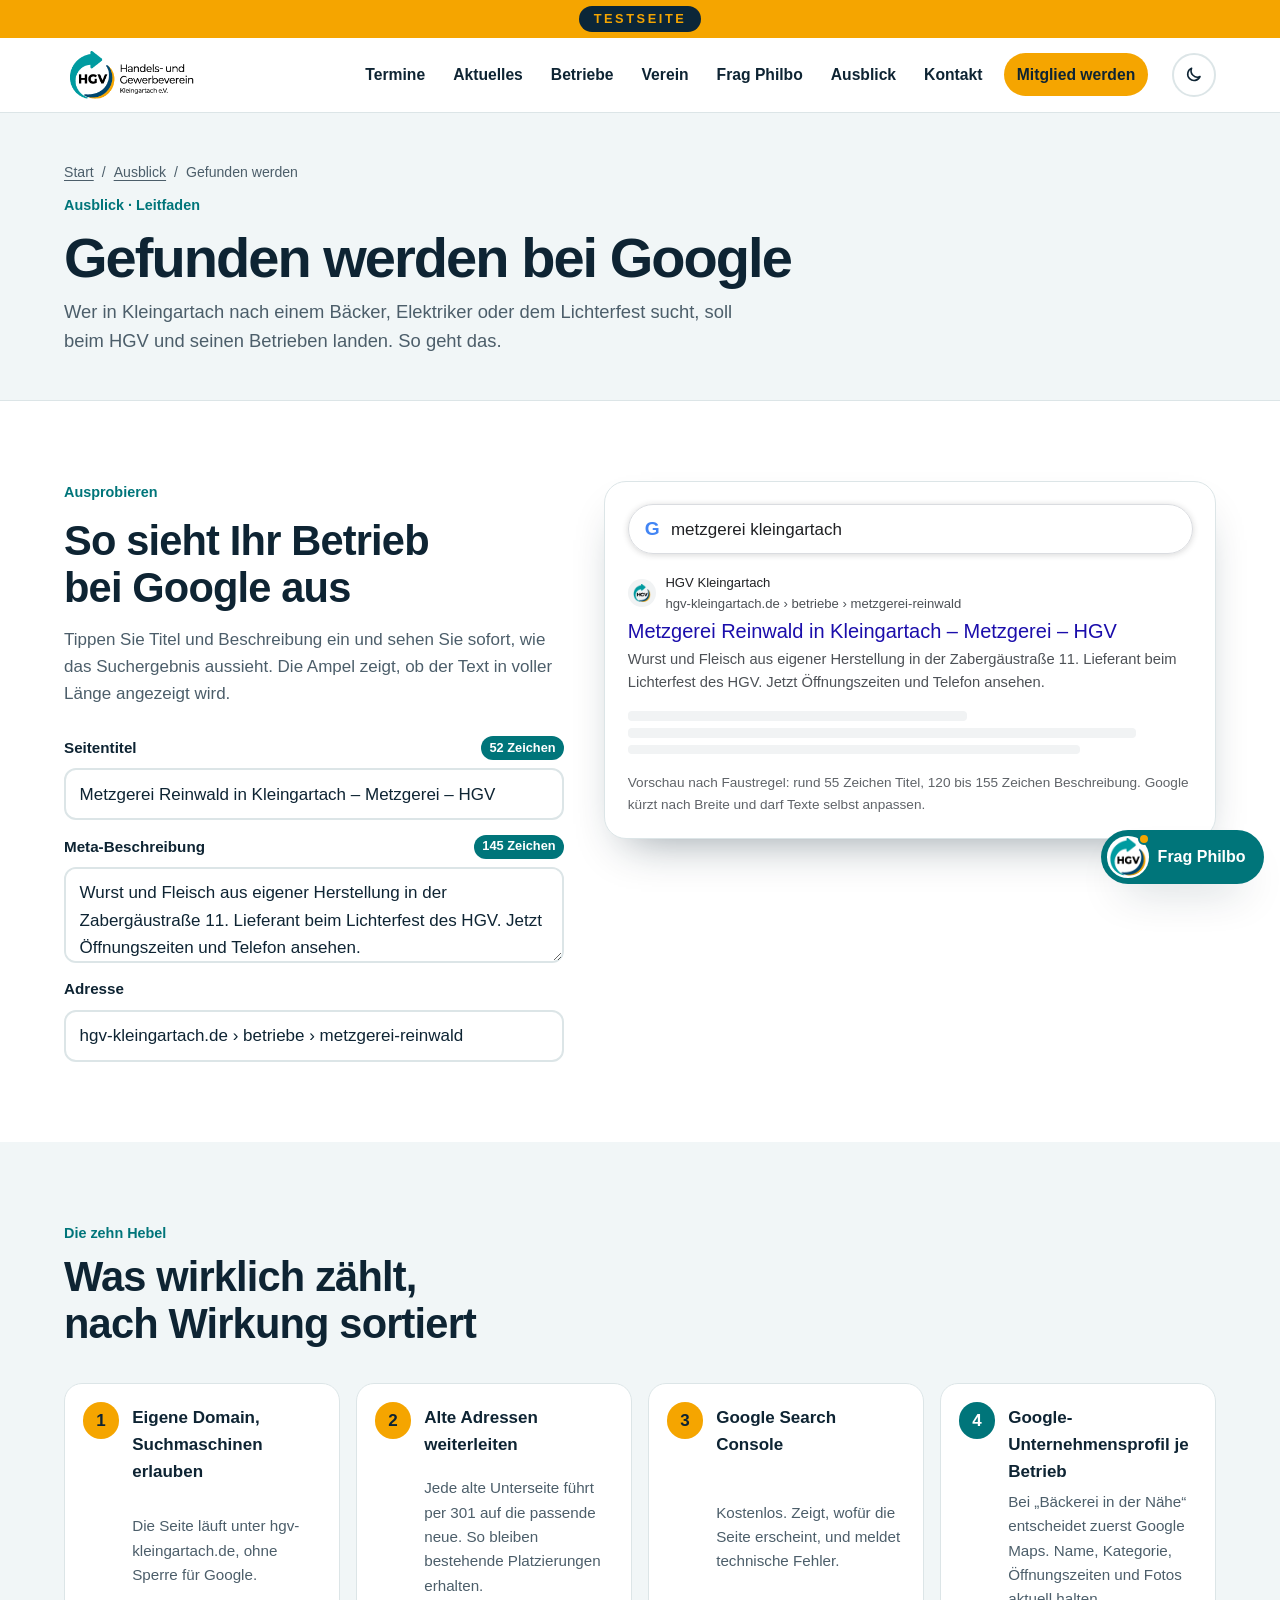
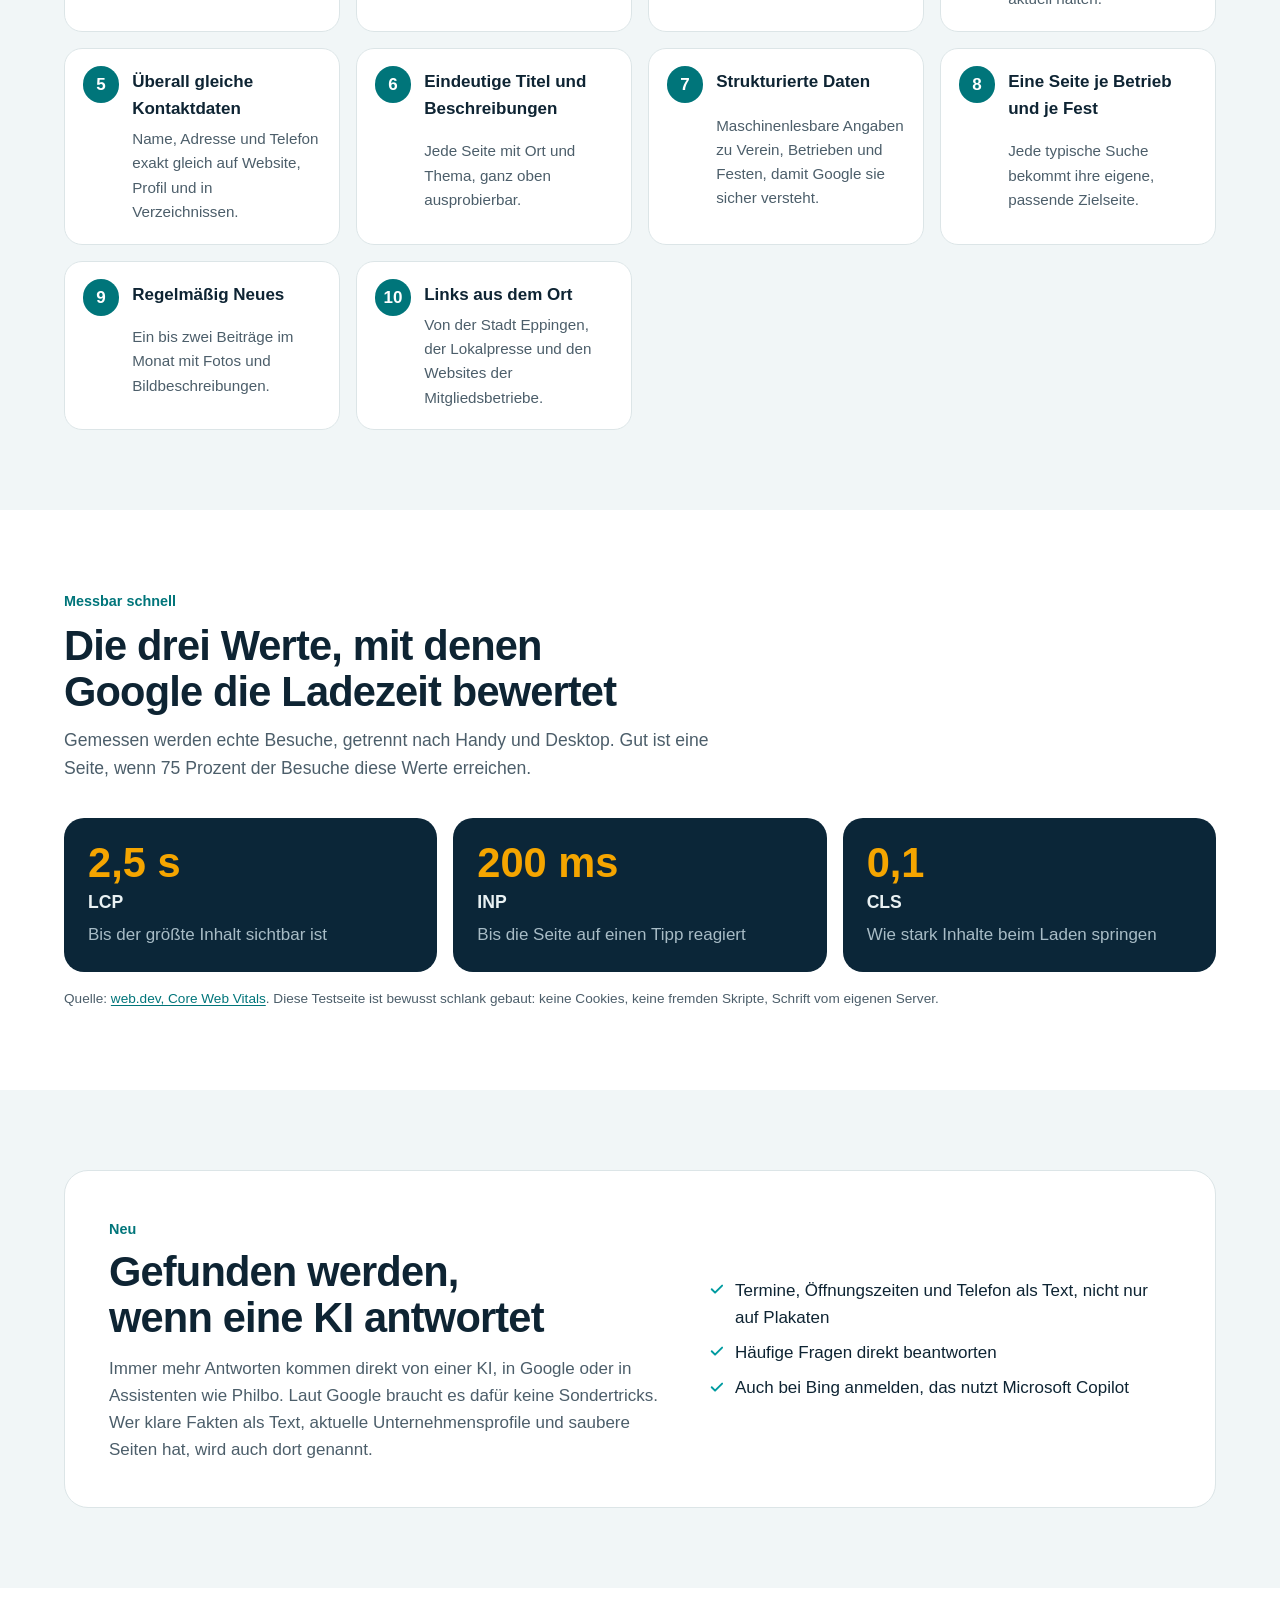
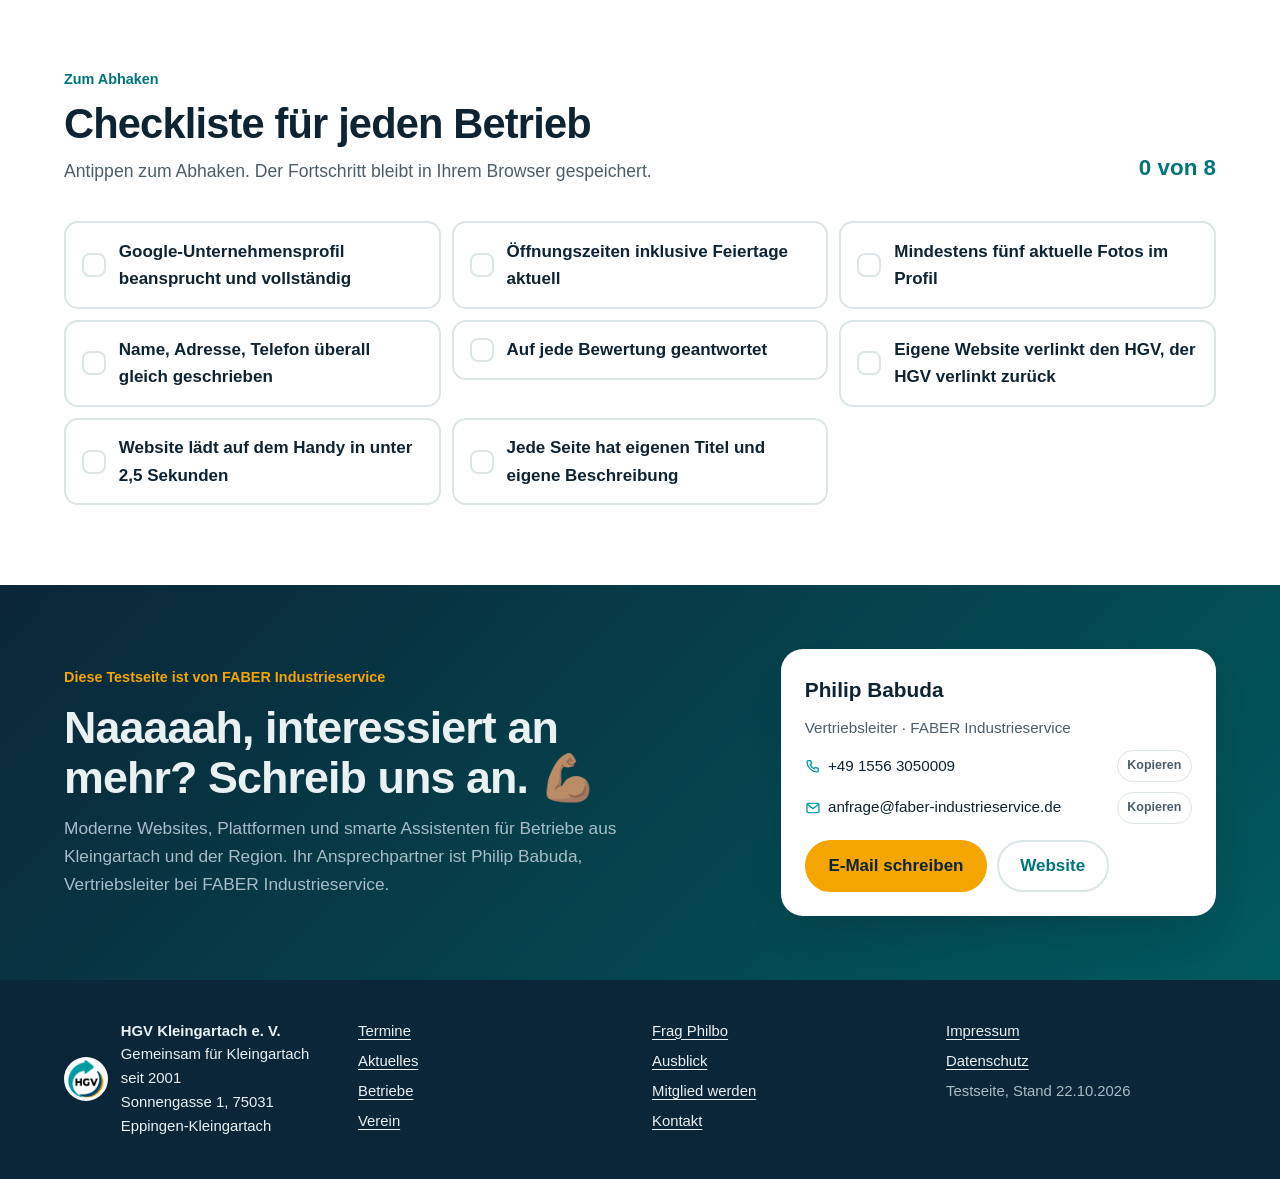
<file: seo.html>
<!doctype html>
<html lang="de">
<head>
<meta charset="utf-8">
<meta name="viewport" content="width=device-width, initial-scale=1, viewport-fit=cover">
<title>Gefunden werden · HGV Kleingartach</title>
<meta name="description" content="Wie Betriebe in Kleingartach bei Google gefunden werden: der SEO-Leitfaden des HGV.">
<meta name="robots" content="noindex, nofollow">
<link rel="icon" href="img/hgv-icon.png">
<link rel="stylesheet" href="style.css?v=2c9339a9">
</head>
<body data-page="ausblick">
<svg width="0" height="0" style="position:absolute" aria-hidden="true">
  <symbol id="i-pin" viewBox="0 0 24 24"><path fill="none" stroke="currentColor" stroke-width="2" stroke-linecap="round" stroke-linejoin="round" d="M12 21s-7-6.2-7-11.5A7 7 0 0 1 19 9.5C19 14.8 12 21 12 21z"/><circle cx="12" cy="9.5" r="2.5" fill="none" stroke="currentColor" stroke-width="2"/></symbol>
  <symbol id="i-clock" viewBox="0 0 24 24"><circle cx="12" cy="12" r="9" fill="none" stroke="currentColor" stroke-width="2"/><path d="M12 7v5l3 2" fill="none" stroke="currentColor" stroke-width="2" stroke-linecap="round"/></symbol>
  <symbol id="i-phone" viewBox="0 0 24 24"><path fill="none" stroke="currentColor" stroke-width="2" stroke-linejoin="round" d="M5 4h3.5l1.5 4.5-2 1.5a11 11 0 0 0 6 6l1.5-2 4.5 1.5V19a2 2 0 0 1-2 2A16 16 0 0 1 3 6a2 2 0 0 1 2-2z"/></symbol>
  <symbol id="i-mail" viewBox="0 0 24 24"><rect x="3" y="5" width="18" height="14" rx="2" fill="none" stroke="currentColor" stroke-width="2"/><path d="m3.5 6.5 8.5 6.5 8.5-6.5" fill="none" stroke="currentColor" stroke-width="2"/></symbol>
  <symbol id="i-web" viewBox="0 0 24 24"><circle cx="12" cy="12" r="9" fill="none" stroke="currentColor" stroke-width="2"/><path d="M3 12h18M12 3c2.5 2.7 3.5 5.7 3.5 9s-1 6.3-3.5 9c-2.5-2.7-3.5-5.7-3.5-9s1-6.3 3.5-9z" fill="none" stroke="currentColor" stroke-width="2"/></symbol>
  <symbol id="i-route" viewBox="0 0 24 24"><path d="M3 11 21 3l-8 18-2-8z" fill="none" stroke="currentColor" stroke-width="2" stroke-linejoin="round"/></symbol>
  <symbol id="i-check" viewBox="0 0 24 24"><path d="m5 12.5 4.5 4.5L19 7.5" fill="none" stroke="currentColor" stroke-width="2.6" stroke-linecap="round" stroke-linejoin="round"/></symbol>
  <symbol id="i-search" viewBox="0 0 24 24"><circle cx="11" cy="11" r="7" fill="none" stroke="currentColor" stroke-width="2"/><path d="m20 20-4-4" stroke="currentColor" stroke-width="2" stroke-linecap="round"/></symbol>
<symbol id="i-cal" viewBox="0 0 24 24"><rect x="3" y="5" width="18" height="16" rx="2" fill="none" stroke="currentColor" stroke-width="2"/><path d="M3 10h18M8 3v4M16 3v4" fill="none" stroke="currentColor" stroke-width="2" stroke-linecap="round"/></symbol>
</svg>
<a class="skip" href="#main">Zum Inhalt springen</a>
<div class="topbar">
<div class="testband" role="note"><div class="wrap"><b>TESTSEITE</b></div></div>
<header class="site-header">
  <div class="wrap">
    <a class="brand" href="index.html" aria-label="HGV Kleingartach, zur Startseite"><img src="img/hgv-logo.png" alt="HGV Handels- und Gewerbeverein Kleingartach e. V." width="222" height="86"></a>
    <button class="theme-btn" id="themeBtn" type="button" aria-label="Dunkles Design" aria-pressed="false"><svg viewBox="0 0 24 24" aria-hidden="true"><path d="M20 14.5A8 8 0 0 1 9.5 4a8 8 0 1 0 10.5 10.5z" fill="none" stroke="currentColor" stroke-width="2" stroke-linejoin="round"/></svg></button>
    <button class="nav-toggle" id="navToggle" type="button" aria-expanded="false" aria-controls="nav">Menü</button>
    <nav class="nav" id="nav" aria-label="Hauptnavigation"><ul><li><a href="termine.html">Termine</a></li><li><a href="aktuelles.html">Aktuelles</a></li><li><a href="betriebe.html">Betriebe</a></li><li><a href="verein.html">Verein</a></li><li><a href="frag.html">Frag Philbo</a></li><li><a href="ausblick.html" aria-current="page">Ausblick</a></li><li><a href="kontakt.html">Kontakt</a></li><li><a class="cta" href="mitglied-werden.html">Mitglied werden</a></li></ul></nav>
  </div>
</header>
</div>
<main id="main">
<section class="page-hero"><div class="wrap"><nav class="crumbs" aria-label="Brotkrumen"><a href="index.html">Start</a><span aria-hidden="true">/</span><a href="ausblick.html">Ausblick</a><span aria-hidden="true">/</span><span>Gefunden werden</span></nav><span class="kicker">Ausblick · Leitfaden</span><h1 id="seo-h">Gefunden werden bei Google</h1><p class="lead">Wer in Kleingartach nach einem Bäcker, Elektriker oder dem Lichterfest sucht, soll beim HGV und seinen Betrieben landen. So geht das.</p></div></section>
<section class="section" aria-labelledby="serp-h">
  <div class="wrap">
    <div class="serp-grid">
      <div class="serp-copy">
        <span class="kicker">Ausprobieren</span>
        <h2 id="serp-h">So sieht Ihr Betrieb bei Google aus</h2>
        <p class="muted">Tippen Sie Titel und Beschreibung ein und sehen Sie sofort, wie das Suchergebnis aussieht. Die Ampel zeigt, ob der Text in voller Länge angezeigt wird.</p>
        <form class="serp-form" id="serpForm" onsubmit="return false">
          <label for="serpTitle">Seitentitel <span class="serp-count" id="serpTitleCount"></span></label>
          <input id="serpTitle" type="text" maxlength="90" value="Metzgerei Reinwald in Kleingartach – Metzgerei – HGV">
          <label for="serpDesc">Meta-Beschreibung <span class="serp-count" id="serpDescCount"></span></label>
          <textarea id="serpDesc" maxlength="230">Wurst und Fleisch aus eigener Herstellung in der Zabergäustraße 11. Lieferant beim Lichterfest des HGV. Jetzt Öffnungszeiten und Telefon ansehen.</textarea>
          <label for="serpUrl">Adresse</label>
          <input id="serpUrl" type="text" maxlength="80" value="hgv-kleingartach.de › betriebe › metzgerei-reinwald">
        </form>
      </div>
      <div class="serp-preview" aria-live="polite">
        <div class="serp-bar"><span class="serp-g">G</span><span class="serp-q">metzgerei kleingartach</span></div>
        <div class="serp-result">
          <div class="serp-site"><span class="serp-fav"><img src="img/hgv-icon.png" alt="" width="18" height="18"></span><div><b>HGV Kleingartach</b><span id="serpUrlOut"></span></div></div>
          <a class="serp-title" id="serpTitleOut" href="#serp-h"></a>
          <p class="serp-desc" id="serpDescOut"></p>
        </div>
        <div class="serp-result ghost" aria-hidden="true"><div class="serp-line w60"></div><div class="serp-line w90"></div><div class="serp-line w80"></div></div>
        <p class="fine">Vorschau nach Faustregel: rund 55 Zeichen Titel, 120 bis 155 Zeichen Beschreibung. Google kürzt nach Breite und darf Texte selbst anpassen.</p>
      </div>
    </div>
  </div>
</section>

<section class="section soft" aria-labelledby="top10-h">
  <div class="wrap">
    <div class="head"><div><span class="kicker">Die zehn Hebel</span><h2 id="top10-h">Was wirklich zählt, nach Wirkung sortiert</h2></div></div>
    <ol class="levers">
      <li><b>Eigene Domain, Suchmaschinen erlauben</b><p>Die Seite läuft unter hgv-kleingartach.de, ohne Sperre für Google.</p></li>
      <li><b>Alte Adressen weiterleiten</b><p>Jede alte Unterseite führt per 301 auf die passende neue. So bleiben bestehende Platzierungen erhalten.</p></li>
      <li><b>Google Search Console</b><p>Kostenlos. Zeigt, wofür die Seite erscheint, und meldet technische Fehler.</p></li>
      <li><b>Google-Unternehmensprofil je Betrieb</b><p>Bei „Bäckerei in der Nähe“ entscheidet zuerst Google Maps. Name, Kategorie, Öffnungszeiten und Fotos aktuell halten.</p></li>
      <li><b>Überall gleiche Kontaktdaten</b><p>Name, Adresse und Telefon exakt gleich auf Website, Profil und in Verzeichnissen.</p></li>
      <li><b>Eindeutige Titel und Beschreibungen</b><p>Jede Seite mit Ort und Thema, ganz oben ausprobierbar.</p></li>
      <li><b>Strukturierte Daten</b><p>Maschinenlesbare Angaben zu Verein, Betrieben und Festen, damit Google sie sicher versteht.</p></li>
      <li><b>Eine Seite je Betrieb und je Fest</b><p>Jede typische Suche bekommt ihre eigene, passende Zielseite.</p></li>
      <li><b>Regelmäßig Neues</b><p>Ein bis zwei Beiträge im Monat mit Fotos und Bildbeschreibungen.</p></li>
      <li><b>Links aus dem Ort</b><p>Von der Stadt Eppingen, der Lokalpresse und den Websites der Mitgliedsbetriebe.</p></li>
    </ol>
  </div>
</section>

<section class="section" aria-labelledby="tech-h">
  <div class="wrap">
    <div class="head"><div><span class="kicker">Messbar schnell</span><h2 id="tech-h">Die drei Werte, mit denen Google die Ladezeit bewertet</h2><p>Gemessen werden echte Besuche, getrennt nach Handy und Desktop. Gut ist eine Seite, wenn 75 Prozent der Besuche diese Werte erreichen.</p></div></div>
    <div class="vitals">
      <div class="vital"><span class="v-num">2,5 s</span><b>LCP</b><p>Bis der größte Inhalt sichtbar ist</p></div>
      <div class="vital"><span class="v-num">200 ms</span><b>INP</b><p>Bis die Seite auf einen Tipp reagiert</p></div>
      <div class="vital"><span class="v-num">0,1</span><b>CLS</b><p>Wie stark Inhalte beim Laden springen</p></div>
    </div>
    <p class="fine">Quelle: <a href="https://web.dev/articles/vitals" target="_blank" rel="noopener">web.dev, Core Web Vitals</a>. Diese Testseite ist bewusst schlank gebaut: keine Cookies, keine fremden Skripte, Schrift vom eigenen Server.</p>
  </div>
</section>

<section class="section soft" aria-labelledby="ai-h">
  <div class="wrap">
    <div class="ai-box">
      <div>
        <span class="kicker">Neu</span>
        <h2 id="ai-h">Gefunden werden, wenn eine KI antwortet</h2>
        <p>Immer mehr Antworten kommen direkt von einer KI, in Google oder in Assistenten wie Philbo. Laut Google braucht es dafür keine Sondertricks. Wer klare Fakten als Text, aktuelle Unternehmensprofile und saubere Seiten hat, wird auch dort genannt.</p>
      </div>
      <ul class="facts">
        <li><svg class="ico" aria-hidden="true"><use href="#i-check"/></svg><span>Termine, Öffnungszeiten und Telefon als Text, nicht nur auf Plakaten</span></li>
        <li><svg class="ico" aria-hidden="true"><use href="#i-check"/></svg><span>Häufige Fragen direkt beantworten</span></li>
        <li><svg class="ico" aria-hidden="true"><use href="#i-check"/></svg><span>Auch bei Bing anmelden, das nutzt Microsoft Copilot</span></li>
      </ul>
    </div>
  </div>
</section>

<section class="section" aria-labelledby="check-h">
  <div class="wrap">
    <div class="head"><div><span class="kicker">Zum Abhaken</span><h2 id="check-h">Checkliste für jeden Betrieb</h2><p>Antippen zum Abhaken. Der Fortschritt bleibt in Ihrem Browser gespeichert.</p></div><span class="check-score" id="checkScore">0 von 8</span></div>
    <ul class="checks" id="checks">
      <li><button type="button" data-k="c1" aria-pressed="false">Google-Unternehmensprofil beansprucht und vollständig</button></li>
      <li><button type="button" data-k="c2" aria-pressed="false">Öffnungszeiten inklusive Feiertage aktuell</button></li>
      <li><button type="button" data-k="c3" aria-pressed="false">Mindestens fünf aktuelle Fotos im Profil</button></li>
      <li><button type="button" data-k="c4" aria-pressed="false">Name, Adresse, Telefon überall gleich geschrieben</button></li>
      <li><button type="button" data-k="c5" aria-pressed="false">Auf jede Bewertung geantwortet</button></li>
      <li><button type="button" data-k="c6" aria-pressed="false">Eigene Website verlinkt den HGV, der HGV verlinkt zurück</button></li>
      <li><button type="button" data-k="c7" aria-pressed="false">Website lädt auf dem Handy in unter 2,5 Sekunden</button></li>
      <li><button type="button" data-k="c8" aria-pressed="false">Jede Seite hat eigenen Titel und eigene Beschreibung</button></li>
    </ul>
  </div>
</section>
</main>
<section class="promo" aria-labelledby="promo-h">
  <div class="wrap">
    <div class="promo-copy">
      <span class="kicker on-dark">Diese Testseite ist von FABER Industrieservice</span>
      <h2 id="promo-h">Naaaaah, interessiert an mehr? Schreib uns an. 💪🏽</h2>
      <p>Moderne Websites, Plattformen und smarte Assistenten für Betriebe aus Kleingartach und der Region. Ihr Ansprechpartner ist Philip Babuda, Vertriebsleiter bei FABER Industrieservice.</p>
    </div>
    <div class="promo-card">
      <b>Philip Babuda</b><span>Vertriebsleiter · FABER Industrieservice</span>
      <div class="m-line"><svg class="ico" aria-hidden="true"><use href="#i-phone"/></svg><span class="val">+49 1556 3050009</span><button class="copy" type="button" data-copy="+49 1556 3050009">Kopieren</button></div>
      <div class="m-line"><svg class="ico" aria-hidden="true"><use href="#i-mail"/></svg><span class="val">anfrage@faber-industrieservice.de</span><button class="copy" type="button" data-copy="anfrage@faber-industrieservice.de">Kopieren</button></div>
      <div class="btn-row"><a class="btn sun" href="mailto:anfrage@faber-industrieservice.de?subject=Website%20f%C3%BCr%20meinen%20Betrieb">E-Mail schreiben</a><a class="btn outline on-dark" href="https://www.faber-industrieservice.de" target="_blank" rel="noopener">Website</a></div>
    </div>
  </div>
</section>
<a class="to-top" id="toTop" href="#" hidden aria-label="Nach oben">↑</a>
<footer class="site-footer">
  <div class="wrap">
    <div class="f-brand"><img src="img/hgv-icon.png" alt="" width="44" height="44"><div><b>HGV Kleingartach e. V.</b><br>Gemeinsam für Kleingartach seit 2001<br>Sonnengasse 1, 75031 Eppingen-Kleingartach</div></div>
    <ul><li><a href="termine.html">Termine</a></li><li><a href="aktuelles.html">Aktuelles</a></li><li><a href="betriebe.html">Betriebe</a></li><li><a href="verein.html">Verein</a></li></ul>
    <ul><li><a href="frag.html">Frag Philbo</a></li><li><a href="ausblick.html">Ausblick</a></li><li><a href="mitglied-werden.html">Mitglied werden</a></li><li><a href="kontakt.html">Kontakt</a></li></ul>
    <ul><li><a href="impressum.html">Impressum</a></li><li><a href="datenschutz.html">Datenschutz</a></li><li>Testseite, Stand 22.10.2026</li></ul>
  </div>
</footer>
<script src="app.js?v=2c9339a9"></script>
</body>
</html>
</file>
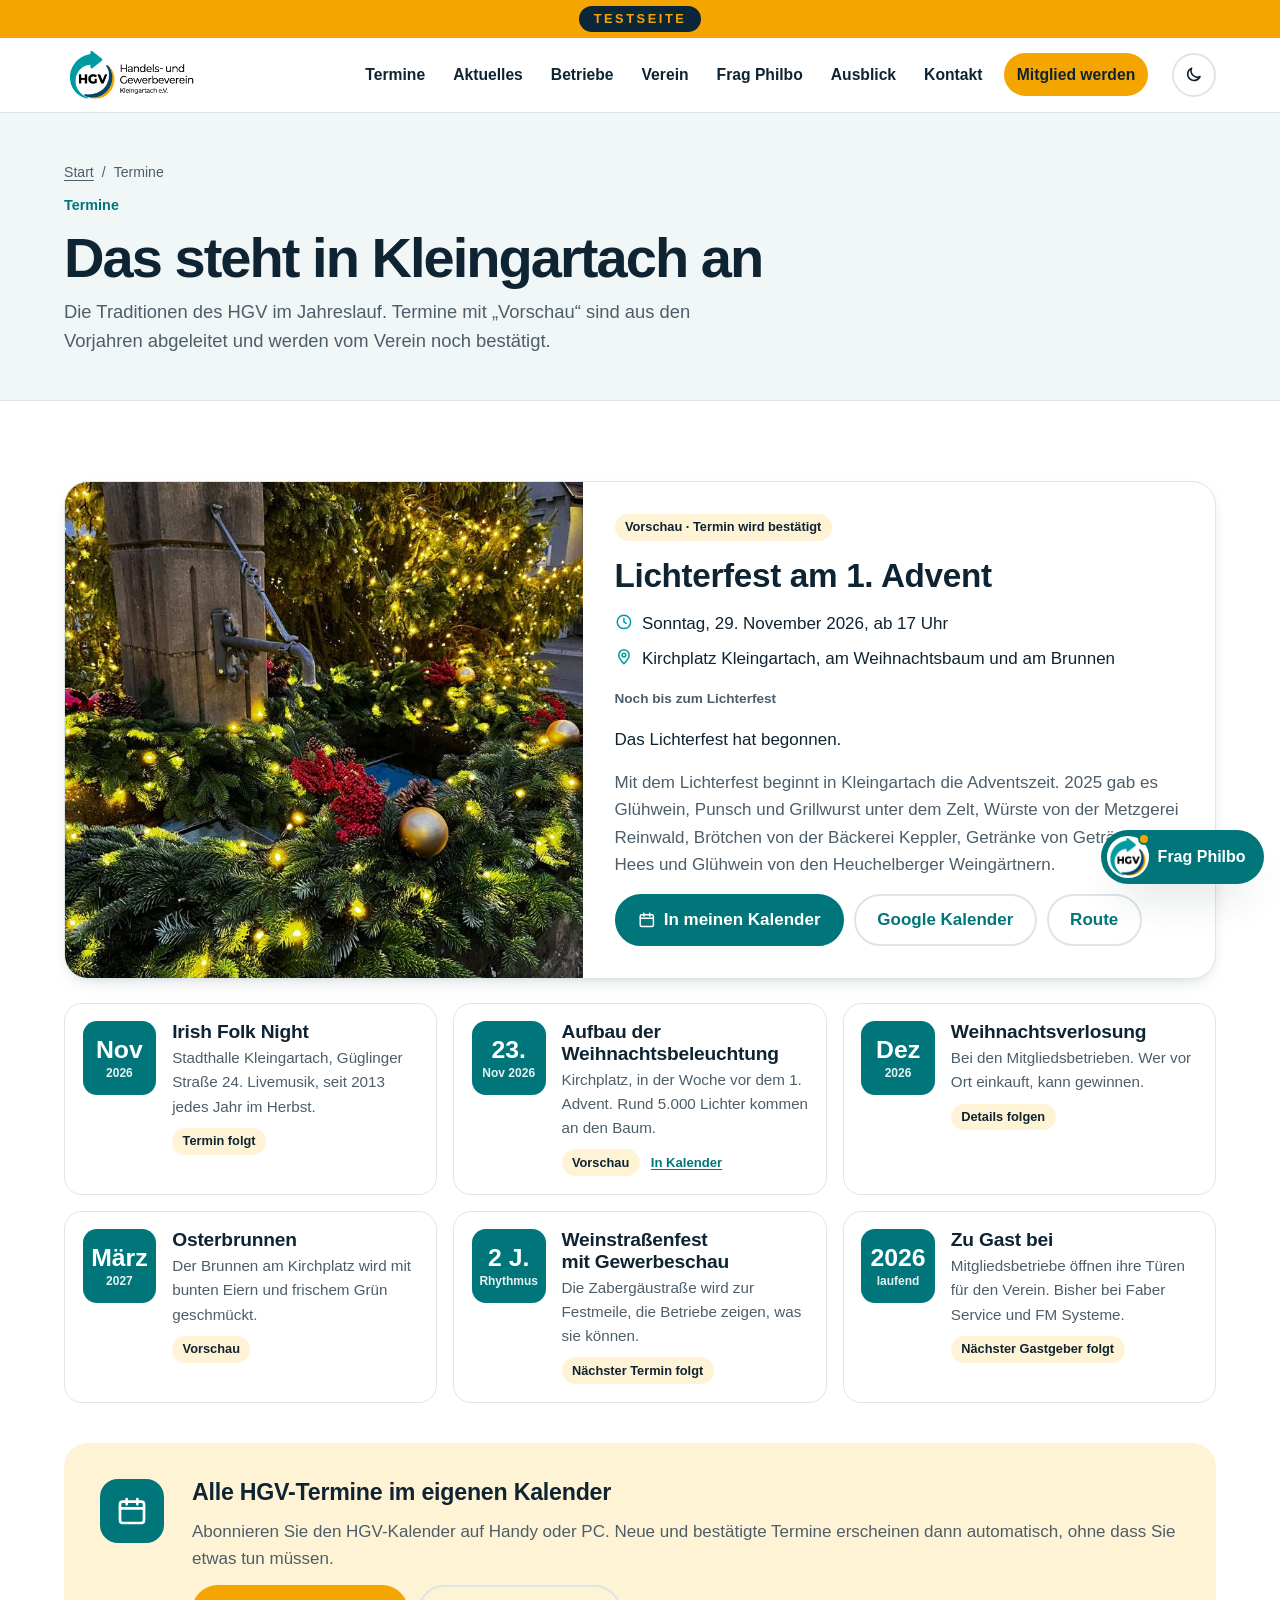
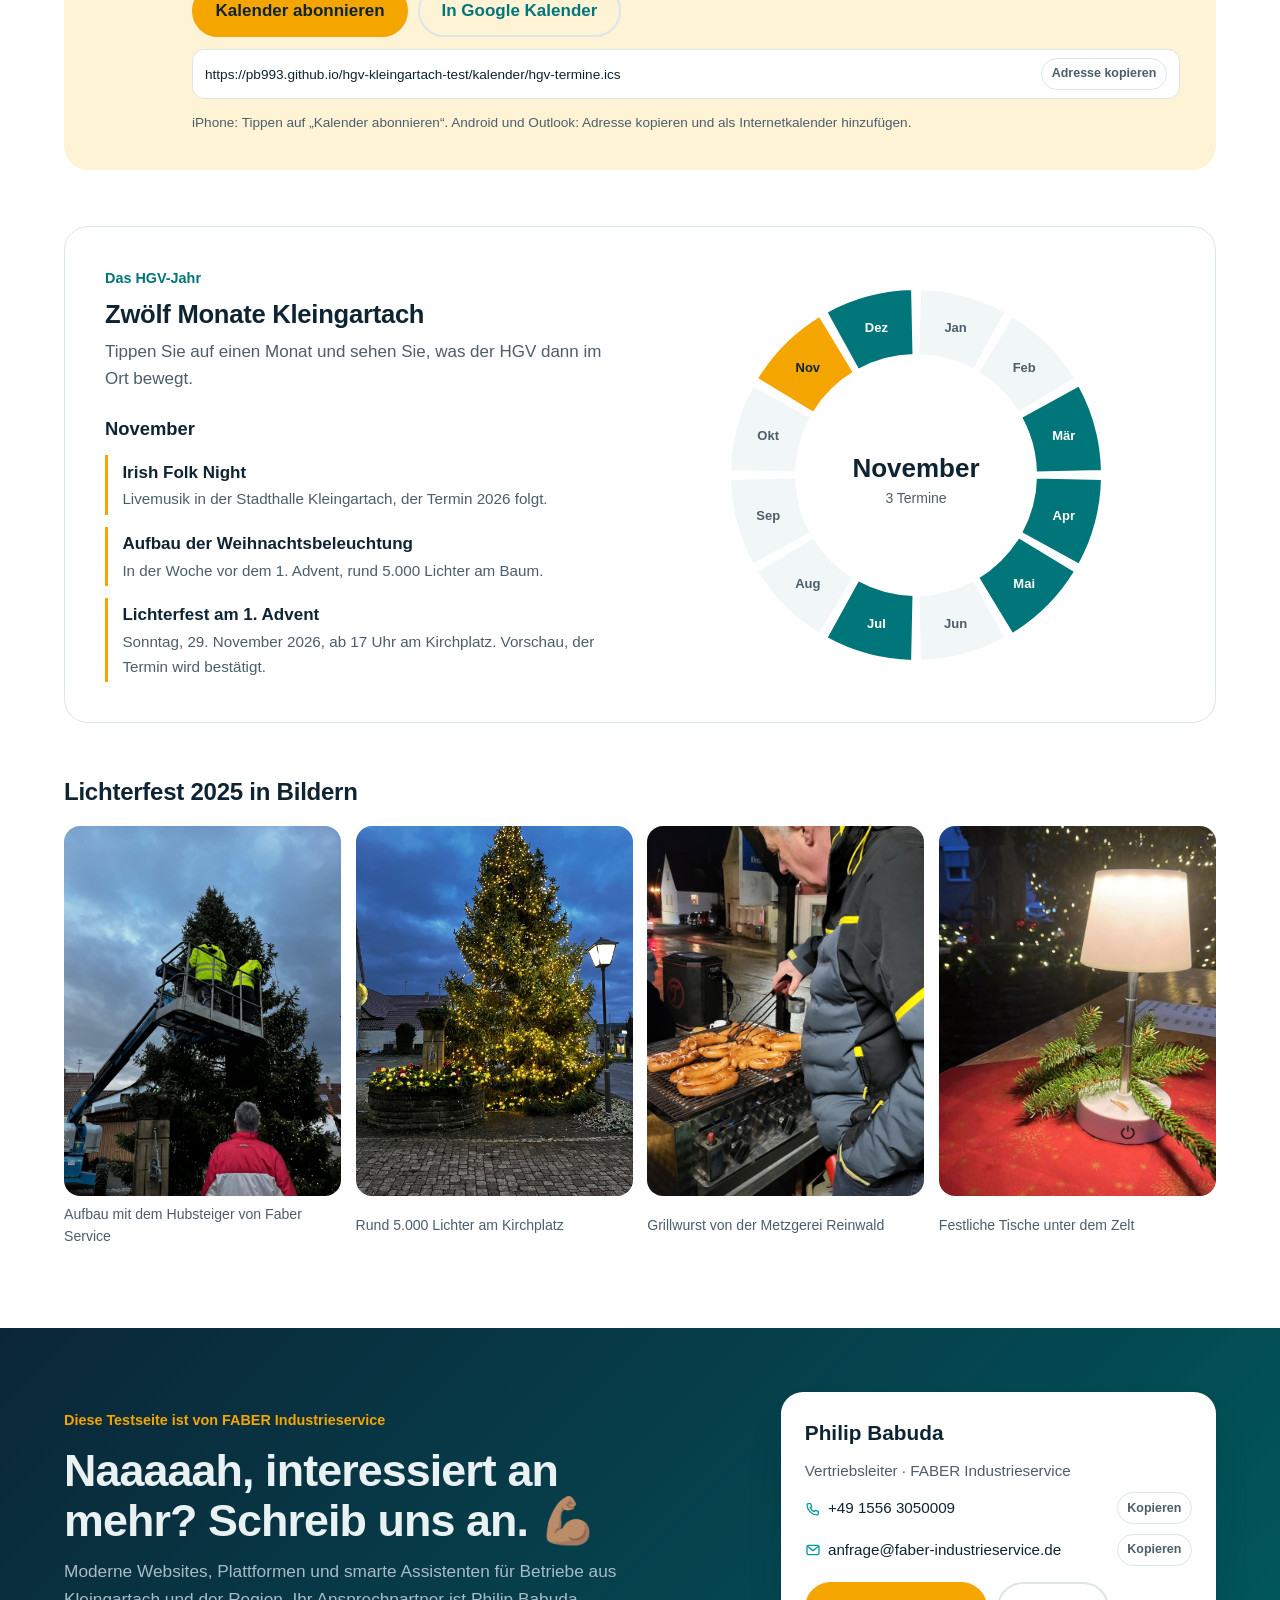
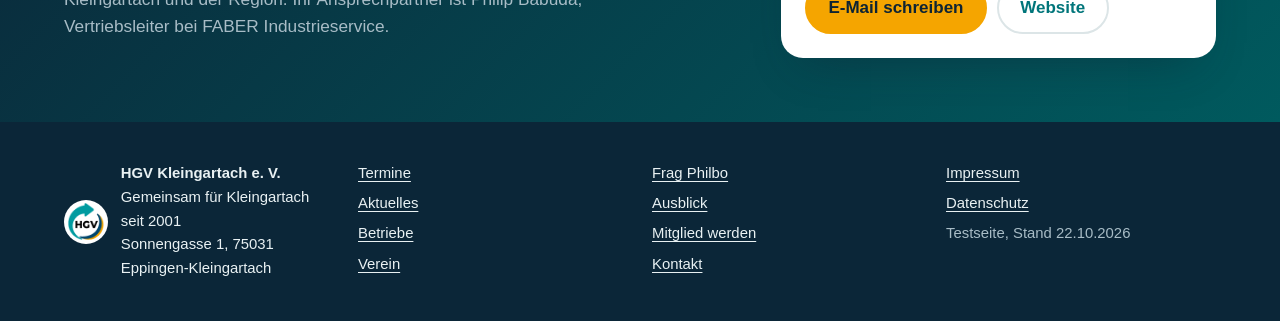
<file: termine.html>
<!doctype html>
<html lang="de">
<head>
<meta charset="utf-8">
<meta name="viewport" content="width=device-width, initial-scale=1, viewport-fit=cover">
<title>Termine · HGV Kleingartach</title>
<meta name="description" content="Termine und Traditionen des HGV Kleingartach.">
<meta name="robots" content="noindex, nofollow">
<link rel="icon" href="img/hgv-icon.png">
<link rel="stylesheet" href="style.css?v=2c9339a9">
</head>
<body data-page="termine">
<svg width="0" height="0" style="position:absolute" aria-hidden="true">
  <symbol id="i-pin" viewBox="0 0 24 24"><path fill="none" stroke="currentColor" stroke-width="2" stroke-linecap="round" stroke-linejoin="round" d="M12 21s-7-6.2-7-11.5A7 7 0 0 1 19 9.5C19 14.8 12 21 12 21z"/><circle cx="12" cy="9.5" r="2.5" fill="none" stroke="currentColor" stroke-width="2"/></symbol>
  <symbol id="i-clock" viewBox="0 0 24 24"><circle cx="12" cy="12" r="9" fill="none" stroke="currentColor" stroke-width="2"/><path d="M12 7v5l3 2" fill="none" stroke="currentColor" stroke-width="2" stroke-linecap="round"/></symbol>
  <symbol id="i-phone" viewBox="0 0 24 24"><path fill="none" stroke="currentColor" stroke-width="2" stroke-linejoin="round" d="M5 4h3.5l1.5 4.5-2 1.5a11 11 0 0 0 6 6l1.5-2 4.5 1.5V19a2 2 0 0 1-2 2A16 16 0 0 1 3 6a2 2 0 0 1 2-2z"/></symbol>
  <symbol id="i-mail" viewBox="0 0 24 24"><rect x="3" y="5" width="18" height="14" rx="2" fill="none" stroke="currentColor" stroke-width="2"/><path d="m3.5 6.5 8.5 6.5 8.5-6.5" fill="none" stroke="currentColor" stroke-width="2"/></symbol>
  <symbol id="i-web" viewBox="0 0 24 24"><circle cx="12" cy="12" r="9" fill="none" stroke="currentColor" stroke-width="2"/><path d="M3 12h18M12 3c2.5 2.7 3.5 5.7 3.5 9s-1 6.3-3.5 9c-2.5-2.7-3.5-5.7-3.5-9s1-6.3 3.5-9z" fill="none" stroke="currentColor" stroke-width="2"/></symbol>
  <symbol id="i-route" viewBox="0 0 24 24"><path d="M3 11 21 3l-8 18-2-8z" fill="none" stroke="currentColor" stroke-width="2" stroke-linejoin="round"/></symbol>
  <symbol id="i-check" viewBox="0 0 24 24"><path d="m5 12.5 4.5 4.5L19 7.5" fill="none" stroke="currentColor" stroke-width="2.6" stroke-linecap="round" stroke-linejoin="round"/></symbol>
  <symbol id="i-search" viewBox="0 0 24 24"><circle cx="11" cy="11" r="7" fill="none" stroke="currentColor" stroke-width="2"/><path d="m20 20-4-4" stroke="currentColor" stroke-width="2" stroke-linecap="round"/></symbol>
<symbol id="i-cal" viewBox="0 0 24 24"><rect x="3" y="5" width="18" height="16" rx="2" fill="none" stroke="currentColor" stroke-width="2"/><path d="M3 10h18M8 3v4M16 3v4" fill="none" stroke="currentColor" stroke-width="2" stroke-linecap="round"/></symbol>
</svg>
<a class="skip" href="#main">Zum Inhalt springen</a>
<div class="topbar">
<div class="testband" role="note"><div class="wrap"><b>TESTSEITE</b></div></div>
<header class="site-header">
  <div class="wrap">
    <a class="brand" href="index.html" aria-label="HGV Kleingartach, zur Startseite"><img src="img/hgv-logo.png" alt="HGV Handels- und Gewerbeverein Kleingartach e. V." width="222" height="86"></a>
    <button class="theme-btn" id="themeBtn" type="button" aria-label="Dunkles Design" aria-pressed="false"><svg viewBox="0 0 24 24" aria-hidden="true"><path d="M20 14.5A8 8 0 0 1 9.5 4a8 8 0 1 0 10.5 10.5z" fill="none" stroke="currentColor" stroke-width="2" stroke-linejoin="round"/></svg></button>
    <button class="nav-toggle" id="navToggle" type="button" aria-expanded="false" aria-controls="nav">Menü</button>
    <nav class="nav" id="nav" aria-label="Hauptnavigation"><ul><li><a href="termine.html" aria-current="page">Termine</a></li><li><a href="aktuelles.html">Aktuelles</a></li><li><a href="betriebe.html">Betriebe</a></li><li><a href="verein.html">Verein</a></li><li><a href="frag.html">Frag Philbo</a></li><li><a href="ausblick.html">Ausblick</a></li><li><a href="kontakt.html">Kontakt</a></li><li><a class="cta" href="mitglied-werden.html">Mitglied werden</a></li></ul></nav>
  </div>
</header>
</div>
<main id="main">
<section class="page-hero"><div class="wrap"><nav class="crumbs" aria-label="Brotkrumen"><a href="index.html">Start</a><span aria-hidden="true">/</span><span>Termine</span></nav><span class="kicker">Termine</span><h1 id="termine-h">Das steht in Kleingartach an</h1><p class="lead">Die Traditionen des HGV im Jahreslauf. Termine mit „Vorschau“ sind aus den Vorjahren abgeleitet und werden vom Verein noch bestätigt.</p></div></section>
<section class="section" id="termine" aria-labelledby="termine-h">
  <div class="wrap">
    

    <article class="feature" aria-labelledby="ev-licht">
      <div class="feature-img"><img src="img/baum-detail.jpg" alt="Der Brunnen am Kirchplatz, als Adventskranz geschmückt und beleuchtet" width="720" height="960"></div>
      <div class="feature-body">
        <span class="badge">Vorschau · Termin wird bestätigt</span>
        <h3 id="ev-licht">Lichterfest am 1. Advent</h3>
        <ul class="facts">
          <li><svg class="ico" aria-hidden="true"><use href="#i-clock"/></svg><span>Sonntag, 29. November 2026, ab 17 Uhr</span></li>
          <li><svg class="ico" aria-hidden="true"><use href="#i-pin"/></svg><span>Kirchplatz Kleingartach, am Weihnachtsbaum und am Brunnen</span></li>
        </ul>
        <div class="cd-label">Noch bis zum Lichterfest</div>
        <div class="countdown" id="countdown"><div><b id="cd-d">–</b><span>Tage</span></div><div><b id="cd-h">–</b><span>Std.</span></div><div><b id="cd-m">–</b><span>Min.</span></div><div><b id="cd-s">–</b><span>Sek.</span></div></div>
        <p style="color:var(--ink-soft)">Mit dem Lichterfest beginnt in Kleingartach die Adventszeit. 2025 gab es Glühwein, Punsch und Grillwurst unter dem Zelt, Würste von der Metzgerei Reinwald, Brötchen von der Bäckerei Keppler, Getränke von Getränke Hees und Glühwein von den Heuchelberger Weingärtnern.</p>
        <div class="btn-row"><a class="btn" href="kalender/lichterfest-2026.ics" download><svg class="ico" aria-hidden="true"><use href="#i-cal"/></svg>In meinen Kalender</a><a class="btn outline" href="https://calendar.google.com/calendar/render?action=TEMPLATE&amp;text=Lichterfest%20am%201.%20Advent%20%28Vorschau%29&amp;dates=20261129T160000Z/20261129T180000Z&amp;location=Kirchplatz%2C%2075031%20Eppingen-Kleingartach&amp;details=Lichterfest%20des%20HGV%20Kleingartach%20am%20Weihnachtsbaum%20und%20Brunnen.%20Vorschau-Termin%2C%20wird%20vom%20HGV%20best%C3%A4tigt.%20https%3A//pb993.github.io/hgv-kleingartach-test/termine.html&amp;ctz=Europe/Berlin" target="_blank" rel="noopener">Google Kalender</a><a class="btn outline" href="https://www.google.com/maps/dir/?api=1&amp;destination=Kirchplatz,+75031+Eppingen-Kleingartach" target="_blank" rel="noopener">Route</a></div>
      </div>
    </article>

    <ul class="events">
      <li class="event"><div class="date"><b>Nov</b><span>2026</span></div><div><h3>Irish Folk Night</h3><p>Stadthalle Kleingartach, Güglinger Straße 24. Livemusik, seit 2013 jedes Jahr im Herbst.</p><span class="badge">Termin folgt</span></div></li>
      <li class="event"><div class="date"><b>23.</b><span>Nov 2026</span></div><div><h3>Aufbau der Weihnachtsbeleuchtung</h3><p>Kirchplatz, in der Woche vor dem 1. Advent. Rund 5.000 Lichter kommen an den Baum.</p><span class="badge">Vorschau</span> <a class="cal-mini" href="kalender/aufbau-weihnachtsbeleuchtung-2026.ics" download>In Kalender</a></div></li>
      <li class="event"><div class="date"><b>Dez</b><span>2026</span></div><div><h3>Weihnachtsverlosung</h3><p>Bei den Mitgliedsbetrieben. Wer vor Ort einkauft, kann gewinnen.</p><span class="badge">Details folgen</span></div></li>
      <li class="event"><div class="date"><b>März</b><span>2027</span></div><div><h3>Osterbrunnen</h3><p>Der Brunnen am Kirchplatz wird mit bunten Eiern und frischem Grün geschmückt.</p><span class="badge">Vorschau</span></div></li>
      <li class="event"><div class="date"><b>2 J.</b><span>Rhythmus</span></div><div><h3>Weinstraßenfest mit Gewerbeschau</h3><p>Die Zabergäustraße wird zur Festmeile, die Betriebe zeigen, was sie können.</p><span class="badge">Nächster Termin folgt</span></div></li>
      <li class="event"><div class="date"><b>2026</b><span>laufend</span></div><div><h3>Zu Gast bei</h3><p>Mitgliedsbetriebe öffnen ihre Türen für den Verein. Bisher bei Faber Service und FM Systeme.</p><span class="badge">Nächster Gastgeber folgt</span></div></li>
    </ul>

    <div class="cal-box" id="kalender">
      <div class="cal-ico" aria-hidden="true"><svg><use href="#i-cal"/></svg></div>
      <div class="cal-copy">
        <h3>Alle HGV-Termine im eigenen Kalender</h3>
        <p>Abonnieren Sie den HGV-Kalender auf Handy oder PC. Neue und bestätigte Termine erscheinen dann automatisch, ohne dass Sie etwas tun müssen.</p>
        <div class="btn-row">
          <a class="btn sun" href="webcal://pb993.github.io/hgv-kleingartach-test/kalender/hgv-termine.ics">Kalender abonnieren</a>
          <a class="btn outline" href="https://calendar.google.com/calendar/r?cid=webcal%3A%2F%2Fpb993.github.io%2Fhgv-kleingartach-test%2Fkalender%2Fhgv-termine.ics" target="_blank" rel="noopener">In Google Kalender</a>
        </div>
        <div class="m-line cal-url"><span class="val">https://pb993.github.io/hgv-kleingartach-test/kalender/hgv-termine.ics</span><button class="copy" type="button" data-copy="https://pb993.github.io/hgv-kleingartach-test/kalender/hgv-termine.ics">Adresse kopieren</button></div>
        <p class="fine">iPhone: Tippen auf „Kalender abonnieren“. Android und Outlook: Adresse kopieren und als Internetkalender hinzufügen.</p>
      </div>
    </div>

    <div class="year">
      <div class="year-copy">
        <span class="kicker">Das HGV-Jahr</span>
        <h3>Zwölf Monate Kleingartach</h3>
        <p>Tippen Sie auf einen Monat und sehen Sie, was der HGV dann im Ort bewegt.</p>
        <div class="year-detail" id="yearDetail" aria-live="polite"></div>
      </div>
      <svg id="yearWheel" viewBox="0 0 400 400" role="group" aria-label="Jahresrad mit den Traditionen des HGV"></svg>
    </div>

    <div class="gallery-head"><h3 style="font-size:1.5rem;font-weight:800">Lichterfest 2025 in Bildern</h3></div>
    <div class="gallery">
      <figure><img src="img/aufbau.jpg" alt="Helfer im Hubsteiger hängen die Lichter an den Weihnachtsbaum" width="720" height="960" loading="lazy"><figcaption>Aufbau mit dem Hubsteiger von Faber Service</figcaption></figure>
      <figure><img src="img/hero-baum.jpg" alt="Weihnachtsbaum und Brunnen am Kirchplatz in der Abenddämmerung" width="960" height="1280" loading="lazy"><figcaption>Rund 5.000 Lichter am Kirchplatz</figcaption></figure>
      <figure><img src="img/grill.jpg" alt="Grillwurst auf dem Grill beim Lichterfest" width="720" height="1279" loading="lazy"><figcaption>Grillwurst von der Metzgerei Reinwald</figcaption></figure>
      <figure><img src="img/tischdeko.jpg" alt="Tischlampe mit Tannenzweigen auf rotem Tischtuch" width="720" height="1280" loading="lazy"><figcaption>Festliche Tische unter dem Zelt</figcaption></figure>
    </div>
  </div>
</section>

</main>
<section class="promo" aria-labelledby="promo-h">
  <div class="wrap">
    <div class="promo-copy">
      <span class="kicker on-dark">Diese Testseite ist von FABER Industrieservice</span>
      <h2 id="promo-h">Naaaaah, interessiert an mehr? Schreib uns an. 💪🏽</h2>
      <p>Moderne Websites, Plattformen und smarte Assistenten für Betriebe aus Kleingartach und der Region. Ihr Ansprechpartner ist Philip Babuda, Vertriebsleiter bei FABER Industrieservice.</p>
    </div>
    <div class="promo-card">
      <b>Philip Babuda</b><span>Vertriebsleiter · FABER Industrieservice</span>
      <div class="m-line"><svg class="ico" aria-hidden="true"><use href="#i-phone"/></svg><span class="val">+49 1556 3050009</span><button class="copy" type="button" data-copy="+49 1556 3050009">Kopieren</button></div>
      <div class="m-line"><svg class="ico" aria-hidden="true"><use href="#i-mail"/></svg><span class="val">anfrage@faber-industrieservice.de</span><button class="copy" type="button" data-copy="anfrage@faber-industrieservice.de">Kopieren</button></div>
      <div class="btn-row"><a class="btn sun" href="mailto:anfrage@faber-industrieservice.de?subject=Website%20f%C3%BCr%20meinen%20Betrieb">E-Mail schreiben</a><a class="btn outline on-dark" href="https://www.faber-industrieservice.de" target="_blank" rel="noopener">Website</a></div>
    </div>
  </div>
</section>
<a class="to-top" id="toTop" href="#" hidden aria-label="Nach oben">↑</a>
<footer class="site-footer">
  <div class="wrap">
    <div class="f-brand"><img src="img/hgv-icon.png" alt="" width="44" height="44"><div><b>HGV Kleingartach e. V.</b><br>Gemeinsam für Kleingartach seit 2001<br>Sonnengasse 1, 75031 Eppingen-Kleingartach</div></div>
    <ul><li><a href="termine.html">Termine</a></li><li><a href="aktuelles.html">Aktuelles</a></li><li><a href="betriebe.html">Betriebe</a></li><li><a href="verein.html">Verein</a></li></ul>
    <ul><li><a href="frag.html">Frag Philbo</a></li><li><a href="ausblick.html">Ausblick</a></li><li><a href="mitglied-werden.html">Mitglied werden</a></li><li><a href="kontakt.html">Kontakt</a></li></ul>
    <ul><li><a href="impressum.html">Impressum</a></li><li><a href="datenschutz.html">Datenschutz</a></li><li>Testseite, Stand 22.10.2026</li></ul>
  </div>
</footer>
<script src="app.js?v=2c9339a9"></script>
</body>
</html>
</file>
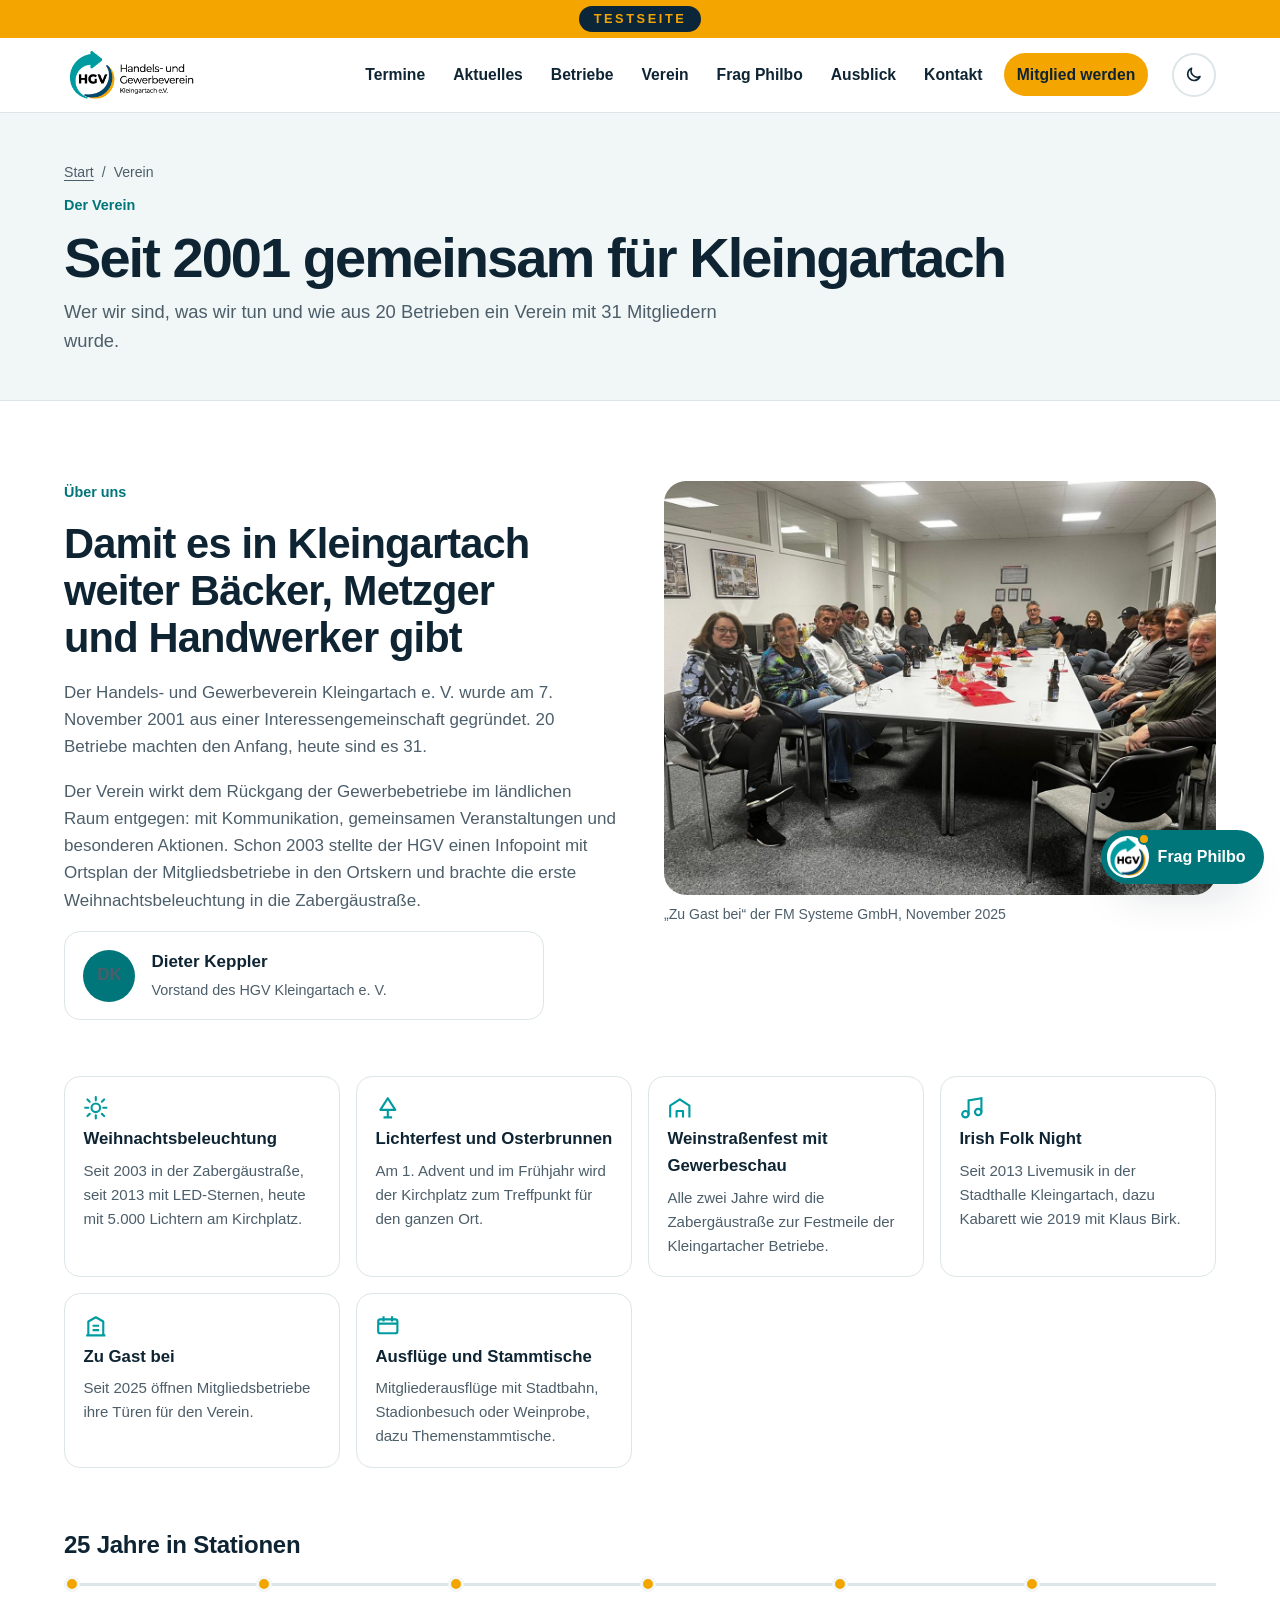
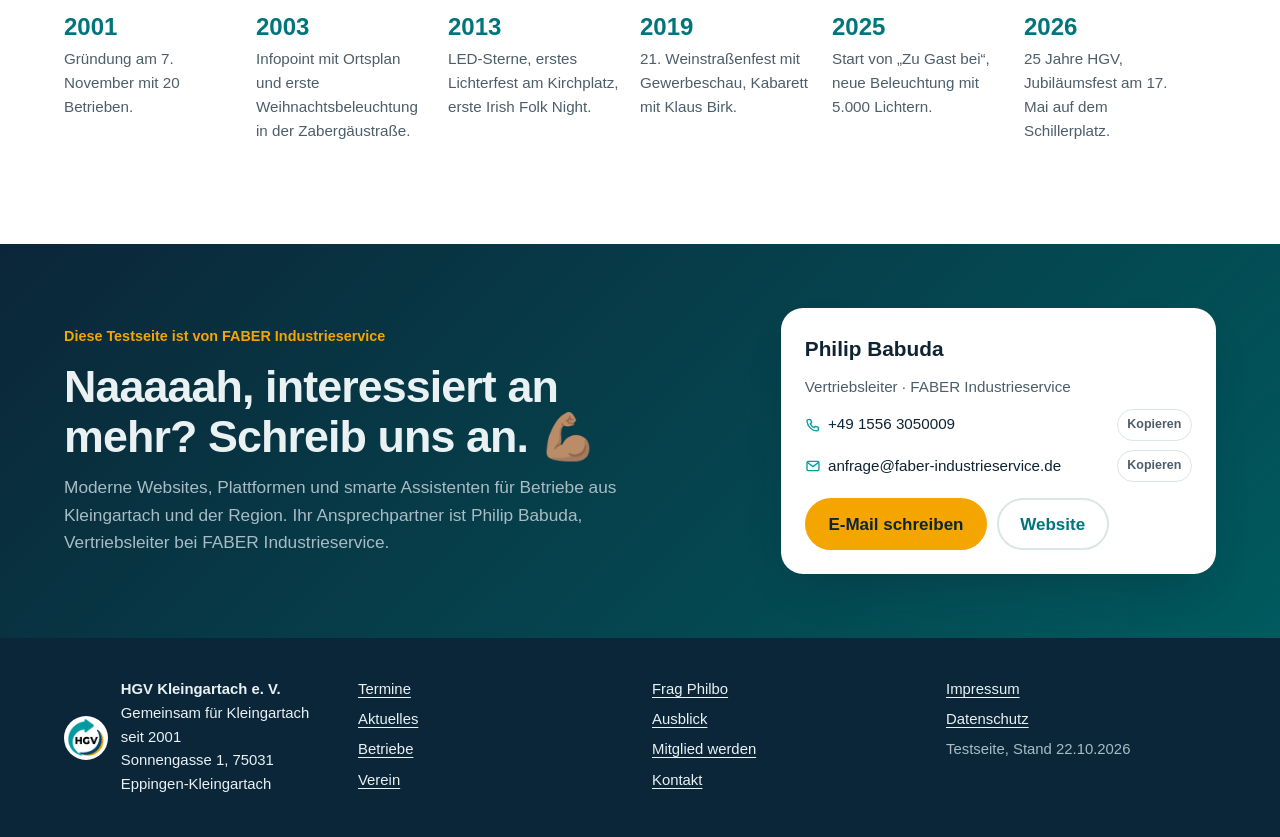
<file: verein.html>
<!doctype html>
<html lang="de">
<head>
<meta charset="utf-8">
<meta name="viewport" content="width=device-width, initial-scale=1, viewport-fit=cover">
<title>Verein · HGV Kleingartach</title>
<meta name="description" content="Der Handels- und Gewerbeverein Kleingartach e. V.">
<meta name="robots" content="noindex, nofollow">
<link rel="icon" href="img/hgv-icon.png">
<link rel="stylesheet" href="style.css?v=2c9339a9">
</head>
<body data-page="verein">
<svg width="0" height="0" style="position:absolute" aria-hidden="true">
  <symbol id="i-pin" viewBox="0 0 24 24"><path fill="none" stroke="currentColor" stroke-width="2" stroke-linecap="round" stroke-linejoin="round" d="M12 21s-7-6.2-7-11.5A7 7 0 0 1 19 9.5C19 14.8 12 21 12 21z"/><circle cx="12" cy="9.5" r="2.5" fill="none" stroke="currentColor" stroke-width="2"/></symbol>
  <symbol id="i-clock" viewBox="0 0 24 24"><circle cx="12" cy="12" r="9" fill="none" stroke="currentColor" stroke-width="2"/><path d="M12 7v5l3 2" fill="none" stroke="currentColor" stroke-width="2" stroke-linecap="round"/></symbol>
  <symbol id="i-phone" viewBox="0 0 24 24"><path fill="none" stroke="currentColor" stroke-width="2" stroke-linejoin="round" d="M5 4h3.5l1.5 4.5-2 1.5a11 11 0 0 0 6 6l1.5-2 4.5 1.5V19a2 2 0 0 1-2 2A16 16 0 0 1 3 6a2 2 0 0 1 2-2z"/></symbol>
  <symbol id="i-mail" viewBox="0 0 24 24"><rect x="3" y="5" width="18" height="14" rx="2" fill="none" stroke="currentColor" stroke-width="2"/><path d="m3.5 6.5 8.5 6.5 8.5-6.5" fill="none" stroke="currentColor" stroke-width="2"/></symbol>
  <symbol id="i-web" viewBox="0 0 24 24"><circle cx="12" cy="12" r="9" fill="none" stroke="currentColor" stroke-width="2"/><path d="M3 12h18M12 3c2.5 2.7 3.5 5.7 3.5 9s-1 6.3-3.5 9c-2.5-2.7-3.5-5.7-3.5-9s1-6.3 3.5-9z" fill="none" stroke="currentColor" stroke-width="2"/></symbol>
  <symbol id="i-route" viewBox="0 0 24 24"><path d="M3 11 21 3l-8 18-2-8z" fill="none" stroke="currentColor" stroke-width="2" stroke-linejoin="round"/></symbol>
  <symbol id="i-check" viewBox="0 0 24 24"><path d="m5 12.5 4.5 4.5L19 7.5" fill="none" stroke="currentColor" stroke-width="2.6" stroke-linecap="round" stroke-linejoin="round"/></symbol>
  <symbol id="i-search" viewBox="0 0 24 24"><circle cx="11" cy="11" r="7" fill="none" stroke="currentColor" stroke-width="2"/><path d="m20 20-4-4" stroke="currentColor" stroke-width="2" stroke-linecap="round"/></symbol>
<symbol id="i-cal" viewBox="0 0 24 24"><rect x="3" y="5" width="18" height="16" rx="2" fill="none" stroke="currentColor" stroke-width="2"/><path d="M3 10h18M8 3v4M16 3v4" fill="none" stroke="currentColor" stroke-width="2" stroke-linecap="round"/></symbol>
</svg>
<a class="skip" href="#main">Zum Inhalt springen</a>
<div class="topbar">
<div class="testband" role="note"><div class="wrap"><b>TESTSEITE</b></div></div>
<header class="site-header">
  <div class="wrap">
    <a class="brand" href="index.html" aria-label="HGV Kleingartach, zur Startseite"><img src="img/hgv-logo.png" alt="HGV Handels- und Gewerbeverein Kleingartach e. V." width="222" height="86"></a>
    <button class="theme-btn" id="themeBtn" type="button" aria-label="Dunkles Design" aria-pressed="false"><svg viewBox="0 0 24 24" aria-hidden="true"><path d="M20 14.5A8 8 0 0 1 9.5 4a8 8 0 1 0 10.5 10.5z" fill="none" stroke="currentColor" stroke-width="2" stroke-linejoin="round"/></svg></button>
    <button class="nav-toggle" id="navToggle" type="button" aria-expanded="false" aria-controls="nav">Menü</button>
    <nav class="nav" id="nav" aria-label="Hauptnavigation"><ul><li><a href="termine.html">Termine</a></li><li><a href="aktuelles.html">Aktuelles</a></li><li><a href="betriebe.html">Betriebe</a></li><li><a href="verein.html" aria-current="page">Verein</a></li><li><a href="frag.html">Frag Philbo</a></li><li><a href="ausblick.html">Ausblick</a></li><li><a href="kontakt.html">Kontakt</a></li><li><a class="cta" href="mitglied-werden.html">Mitglied werden</a></li></ul></nav>
  </div>
</header>
</div>
<main id="main">
<section class="page-hero"><div class="wrap"><nav class="crumbs" aria-label="Brotkrumen"><a href="index.html">Start</a><span aria-hidden="true">/</span><span>Verein</span></nav><span class="kicker">Der Verein</span><h1 id="verein-top">Seit 2001 gemeinsam für Kleingartach</h1><p class="lead">Wer wir sind, was wir tun und wie aus 20 Betrieben ein Verein mit 31 Mitgliedern wurde.</p></div></section>
<section class="section" id="verein" aria-labelledby="verein-h">
  <div class="wrap">
    <div class="about">
      <div class="about-copy">
        <span class="kicker">Über uns</span>
        <h2 id="verein-h">Damit es in Kleingartach weiter Bäcker, Metzger und Handwerker gibt</h2>
        <p>Der Handels- und Gewerbeverein Kleingartach e. V. wurde am 7. November 2001 aus einer Interessengemeinschaft gegründet. 20 Betriebe machten den Anfang, heute sind es 31.</p>
        <p>Der Verein wirkt dem Rückgang der Gewerbebetriebe im ländlichen Raum entgegen: mit Kommunikation, gemeinsamen Veranstaltungen und besonderen Aktionen. Schon 2003 stellte der HGV einen Infopoint mit Ortsplan der Mitgliedsbetriebe in den Ortskern und brachte die erste Weihnachtsbeleuchtung in die Zabergäustraße.</p>
        <div class="board"><span class="mono" aria-hidden="true">DK</span><div><b>Dieter Keppler</b><span>Vorstand des HGV Kleingartach e. V.</span></div></div>
      </div>
      <figure>
        <img src="img/fm-systeme.jpg" alt="Mitglieder des HGV beim Abend „Zu Gast bei“ der FM Systeme GmbH" width="1200" height="900" loading="lazy">
        <figcaption>„Zu Gast bei“ der FM Systeme GmbH, November 2025</figcaption>
      </figure>
    </div>

    <ul class="doing">
      <li><svg aria-hidden="true" viewBox="0 0 24 24" fill="none" stroke="currentColor" stroke-width="2" stroke-linecap="round"><path d="M12 2v3M12 19v3M4.2 4.2l2.1 2.1M17.7 17.7l2.1 2.1M2 12h3M19 12h3M4.2 19.8l2.1-2.1M17.7 6.3l2.1-2.1"/><circle cx="12" cy="12" r="4"/></svg><b>Weihnachtsbeleuchtung</b><p>Seit 2003 in der Zabergäustraße, seit 2013 mit LED-Sternen, heute mit 5.000 Lichtern am Kirchplatz.</p></li>
      <li><svg aria-hidden="true" viewBox="0 0 24 24" fill="none" stroke="currentColor" stroke-width="2" stroke-linejoin="round"><path d="M12 3 5 14h14L12 3zM12 14v7M8 21h8"/></svg><b>Lichterfest und Osterbrunnen</b><p>Am 1. Advent und im Frühjahr wird der Kirchplatz zum Treffpunkt für den ganzen Ort.</p></li>
      <li><svg aria-hidden="true" viewBox="0 0 24 24" fill="none" stroke="currentColor" stroke-width="2" stroke-linejoin="round"><path d="M3 21V10l9-6 9 6v11M9 21v-6h6v6"/></svg><b>Weinstraßenfest mit Gewerbeschau</b><p>Alle zwei Jahre wird die Zabergäustraße zur Festmeile der Kleingartacher Betriebe.</p></li>
      <li><svg aria-hidden="true" viewBox="0 0 24 24" fill="none" stroke="currentColor" stroke-width="2" stroke-linecap="round"><path d="M9 18V5l12-2v13"/><circle cx="6" cy="18" r="3"/><circle cx="18" cy="16" r="3"/></svg><b>Irish Folk Night</b><p>Seit 2013 Livemusik in der Stadthalle Kleingartach, dazu Kabarett wie 2019 mit Klaus Birk.</p></li>
      <li><svg aria-hidden="true" viewBox="0 0 24 24" fill="none" stroke="currentColor" stroke-width="2" stroke-linejoin="round"><path d="M3 21h18M5 21V8l7-4 7 4v13M9 12h6M9 16h6"/></svg><b>Zu Gast bei</b><p>Seit 2025 öffnen Mitgliedsbetriebe ihre Türen für den Verein.</p></li>
      <li><svg aria-hidden="true" viewBox="0 0 24 24" fill="none" stroke="currentColor" stroke-width="2" stroke-linejoin="round"><rect x="3" y="6" width="18" height="13" rx="2"/><path d="M3 10h18M8 3v5M16 3v5"/></svg><b>Ausflüge und Stammtische</b><p>Mitgliederausflüge mit Stadtbahn, Stadionbesuch oder Weinprobe, dazu Themenstammtische.</p></li>
    </ul>

    <h3 style="font-size:1.5rem;font-weight:800;margin-top:4rem">25 Jahre in Stationen</h3>
    <ol class="timeline">
      <li><b>2001</b><p>Gründung am 7. November mit 20 Betrieben.</p></li>
      <li><b>2003</b><p>Infopoint mit Ortsplan und erste Weihnachtsbeleuchtung in der Zabergäustraße.</p></li>
      <li><b>2013</b><p>LED-Sterne, erstes Lichterfest am Kirchplatz, erste Irish Folk Night.</p></li>
      <li><b>2019</b><p>21. Weinstraßenfest mit Gewerbeschau, Kabarett mit Klaus Birk.</p></li>
      <li><b>2025</b><p>Start von „Zu Gast bei“, neue Beleuchtung mit 5.000 Lichtern.</p></li>
      <li><b>2026</b><p>25 Jahre HGV, Jubiläumsfest am 17. Mai auf dem Schillerplatz.</p></li>
    </ol>
  </div>
</section>

</main>
<section class="promo" aria-labelledby="promo-h">
  <div class="wrap">
    <div class="promo-copy">
      <span class="kicker on-dark">Diese Testseite ist von FABER Industrieservice</span>
      <h2 id="promo-h">Naaaaah, interessiert an mehr? Schreib uns an. 💪🏽</h2>
      <p>Moderne Websites, Plattformen und smarte Assistenten für Betriebe aus Kleingartach und der Region. Ihr Ansprechpartner ist Philip Babuda, Vertriebsleiter bei FABER Industrieservice.</p>
    </div>
    <div class="promo-card">
      <b>Philip Babuda</b><span>Vertriebsleiter · FABER Industrieservice</span>
      <div class="m-line"><svg class="ico" aria-hidden="true"><use href="#i-phone"/></svg><span class="val">+49 1556 3050009</span><button class="copy" type="button" data-copy="+49 1556 3050009">Kopieren</button></div>
      <div class="m-line"><svg class="ico" aria-hidden="true"><use href="#i-mail"/></svg><span class="val">anfrage@faber-industrieservice.de</span><button class="copy" type="button" data-copy="anfrage@faber-industrieservice.de">Kopieren</button></div>
      <div class="btn-row"><a class="btn sun" href="mailto:anfrage@faber-industrieservice.de?subject=Website%20f%C3%BCr%20meinen%20Betrieb">E-Mail schreiben</a><a class="btn outline on-dark" href="https://www.faber-industrieservice.de" target="_blank" rel="noopener">Website</a></div>
    </div>
  </div>
</section>
<a class="to-top" id="toTop" href="#" hidden aria-label="Nach oben">↑</a>
<footer class="site-footer">
  <div class="wrap">
    <div class="f-brand"><img src="img/hgv-icon.png" alt="" width="44" height="44"><div><b>HGV Kleingartach e. V.</b><br>Gemeinsam für Kleingartach seit 2001<br>Sonnengasse 1, 75031 Eppingen-Kleingartach</div></div>
    <ul><li><a href="termine.html">Termine</a></li><li><a href="aktuelles.html">Aktuelles</a></li><li><a href="betriebe.html">Betriebe</a></li><li><a href="verein.html">Verein</a></li></ul>
    <ul><li><a href="frag.html">Frag Philbo</a></li><li><a href="ausblick.html">Ausblick</a></li><li><a href="mitglied-werden.html">Mitglied werden</a></li><li><a href="kontakt.html">Kontakt</a></li></ul>
    <ul><li><a href="impressum.html">Impressum</a></li><li><a href="datenschutz.html">Datenschutz</a></li><li>Testseite, Stand 22.10.2026</li></ul>
  </div>
</footer>
<script src="app.js?v=2c9339a9"></script>
</body>
</html>
</file>
<file: style.css>
/* Layout: helle, klare Vereinsseite in den echten HGV-Farben (Petrol, Sonnengelb, Marine). Foto-Collage im Hero, Inhalte in ruhigen 72rem-Bahnen, Wechsel weiss / zartes Petrol / Marine-Band. */
:root{
  --bg:#FFFFFF;--bg-soft:#F1F6F7;--card:#FFFFFF;
  --ink:#0E2433;--ink-soft:#4C5E6A;--line:#DCE5E7;
  --brand:#009BA0;--brand-strong:#00757A;--brand-deep:#005A5E;--on-brand:#FFFFFF;--link:#00757A;
  --sun:#F5A500;--sun-soft:#FFF3D6;--on-sun:#0E2433;
  --band:#0B2638;--on-band:#E9F1F3;--on-band-soft:#A8BCC6;
  --tile:#FFFFFF;--tile-dark:#000000;--logo-chip:transparent;
  --header-bg:rgba(255,255,255,.93);
  --shadow:0 22px 44px -22px rgba(14,36,51,.45);--shadow-sm:0 6px 18px -10px rgba(14,36,51,.35);
  --focus:#F5A500;--backdrop:rgba(8,20,28,.62);
  --font:"Figtree","Segoe UI",Roboto,Helvetica,Arial,sans-serif;
}
@media (prefers-color-scheme: dark){
  :root:not([data-theme="light"]){
    --bg:#0A1821;--bg-soft:#0F222D;--card:#132A36;
    --ink:#E6EEF1;--ink-soft:#A3B5BF;--line:#233A46;
    --brand:#2BB8BD;--brand-strong:#00757A;--brand-deep:#0B3F47;--on-brand:#FFFFFF;--link:#5ED0D4;
    --sun:#F7B52A;--sun-soft:#33290F;--on-sun:#0E2433;
    --band:#06121A;--on-band:#E6EEF1;--on-band-soft:#97AAB4;
    --tile:#FFFFFF;--tile-dark:#000000;--logo-chip:#FFFFFF;
    --header-bg:rgba(10,24,33,.93);
    --shadow:0 22px 44px -22px rgba(0,0,0,.8);--shadow-sm:0 6px 18px -10px rgba(0,0,0,.7);
    --focus:#F7B52A;--backdrop:rgba(0,0,0,.72);
    color-scheme:dark;
  }
}
:root[data-theme="dark"]{
  --bg:#0A1821;--bg-soft:#0F222D;--card:#132A36;
  --ink:#E6EEF1;--ink-soft:#A3B5BF;--line:#233A46;
  --brand:#2BB8BD;--brand-strong:#00757A;--brand-deep:#0B3F47;--on-brand:#FFFFFF;--link:#5ED0D4;
  --sun:#F7B52A;--sun-soft:#33290F;--on-sun:#0E2433;
  --band:#06121A;--on-band:#E6EEF1;--on-band-soft:#97AAB4;
  --tile:#FFFFFF;--tile-dark:#000000;--logo-chip:#FFFFFF;
  --header-bg:rgba(10,24,33,.93);
  --shadow:0 22px 44px -22px rgba(0,0,0,.8);--shadow-sm:0 6px 18px -10px rgba(0,0,0,.7);
  --focus:#F7B52A;--backdrop:rgba(0,0,0,.72);
  color-scheme:dark;
}
*,*::before,*::after{box-sizing:border-box}
html{scroll-behavior:smooth;scroll-padding-top:8rem}
@media (prefers-reduced-motion: reduce){html{scroll-behavior:auto}*,*::before,*::after{transition:none!important;animation:none!important}}
body{background:var(--bg);color:var(--ink);font-family:var(--font);font-size:1.0625rem;line-height:1.6;margin:0;-webkit-font-smoothing:antialiased}
h1,h2,h3{margin:0;line-height:1.12;text-wrap:balance;font-weight:800;letter-spacing:-.02em}
h1{font-size:clamp(2.5rem,5.6vw,4.4rem);letter-spacing:-.035em;line-height:1.02}
h2{font-size:clamp(1.85rem,3.4vw,2.6rem)}
h3{font-size:1.2rem;font-weight:700;letter-spacing:-.01em}
p{margin:0}
a{color:var(--link);text-underline-offset:.18em}
img{display:block;max-width:100%}
:focus-visible{outline:3px solid var(--focus);outline-offset:3px;border-radius:6px}
button{font:inherit;color:inherit}
.wrap{max-width:74rem;margin-inline:auto;padding-left:max(16px,env(safe-area-inset-left,0px));padding-right:max(16px,env(safe-area-inset-right,0px))}
.sr-only{position:absolute;width:1px;height:1px;overflow:hidden;clip:rect(0 0 0 0);white-space:nowrap}
.skip{position:absolute;left:1rem;top:-5rem;z-index:200;background:var(--brand-strong);color:var(--on-brand);padding:.6rem 1rem;border-radius:8px}
.skip:focus{top:1rem}
.ico{width:1.05em;height:1.05em;flex:none;vertical-align:-.15em}

/* Buttons */
.btn{display:inline-flex;align-items:center;justify-content:center;gap:.5rem;min-height:3rem;padding:.65rem 1.35rem;border-radius:999px;border:2px solid var(--brand-strong);background:var(--brand-strong);color:var(--on-brand);font-weight:700;text-decoration:none;cursor:pointer;transition:transform .15s ease,box-shadow .15s ease}
.btn:hover{transform:translateY(-1px);box-shadow:var(--shadow-sm)}
.btn.outline{background:transparent;color:var(--link);border-color:var(--line)}
.btn.sun{background:var(--sun);border-color:var(--sun);color:var(--on-sun)}
.btn.small{min-height:2.5rem;padding:.4rem 1rem;font-size:.95rem}

/* Testband */
.testband{background:var(--sun);color:var(--on-sun);font-size:.88rem;font-weight:600}
.testband .wrap{display:flex;flex-wrap:wrap;gap:.2rem .9rem;align-items:center;padding-block:.45rem}
.testband b{background:var(--band);color:var(--sun);font-weight:800;letter-spacing:.12em;font-size:.76rem;padding:.12rem .6rem;border-radius:999px}

/* Header */
.site-header{position:relative;z-index:60;background:var(--header-bg);backdrop-filter:saturate(1.4) blur(12px);border-bottom:1px solid var(--line)}
.site-header .wrap{display:flex;align-items:center;justify-content:space-between;gap:1rem;padding-block:.6rem}
.brand{display:flex;align-items:center;background:var(--logo-chip);border-radius:10px;padding:.2rem .35rem}
.brand img{height:3rem;width:auto}
.nav ul{list-style:none;margin:0;padding:0;display:flex;align-items:center;gap:.15rem}
.nav a{display:block;padding:.55rem .8rem;border-radius:999px;color:var(--ink);text-decoration:none;font-weight:600;font-size:.98rem}
.nav a:hover{background:var(--bg-soft)}
.nav a[aria-current="true"]{color:var(--link);background:var(--bg-soft)}
.nav a.cta{background:var(--sun);color:var(--on-sun);font-weight:800;margin-left:.4rem}
.nav-toggle{display:none;align-items:center;gap:.5rem;min-height:2.9rem;padding:.4rem 1rem;border:2px solid var(--line);border-radius:999px;background:transparent;font-weight:700;cursor:pointer}
@media (max-width:1100px){
  .nav-toggle{display:inline-flex}
  .nav{display:none;position:absolute;left:0;right:0;top:100%;background:var(--bg);border-bottom:1px solid var(--line);box-shadow:var(--shadow)}
  .nav[data-open="true"]{display:block}
  .nav ul{flex-direction:column;align-items:stretch;gap:.25rem;padding-block:.75rem 1.25rem;padding-left:max(16px,env(safe-area-inset-left,0px));padding-right:max(16px,env(safe-area-inset-right,0px))}
  .nav a{padding:.85rem 1rem;font-size:1.1rem}
  .nav a.cta{margin:.5rem 0 0;text-align:center}
}

/* Hero */
.hero .wrap{display:grid;gap:2.5rem;padding-block:3.5rem 4.5rem;align-items:center}
@media (min-width:880px){.hero .wrap{grid-template-columns:1.02fr .98fr;gap:3.5rem}}
.hero-copy{display:grid;gap:1.4rem;min-width:0}
.pill{justify-self:start;display:inline-flex;align-items:center;gap:.5rem;background:var(--sun-soft);color:var(--ink);font-weight:700;font-size:.9rem;padding:.35rem .85rem .35rem .4rem;border-radius:999px}
.pill span{white-space:nowrap;background:var(--sun);color:var(--on-sun);border-radius:999px;padding:.1rem .55rem;font-weight:800}
.hero h1 .mark{text-decoration:underline;text-decoration-color:var(--sun);text-decoration-thickness:.12em;text-underline-offset:.1em;text-decoration-skip-ink:none}
.hero .lead{font-size:1.22rem;color:var(--ink-soft);max-width:34rem}
.finder{display:grid;gap:.7rem;max-width:34rem}
.finder label{font-weight:700;font-size:.95rem}
.finder-row{display:flex;gap:.5rem;background:var(--card);border:2px solid var(--line);border-radius:999px;padding:.3rem;box-shadow:var(--shadow-sm)}
.finder-row:focus-within{border-color:var(--brand)}
.finder-row svg{width:1.3rem;height:1.3rem;color:var(--ink-soft);margin:auto 0 auto .75rem;flex:none}
.finder-row input{flex:1;min-width:0;border:0;background:transparent;color:var(--ink);font:inherit;font-size:1.05rem;padding:.55rem .25rem;outline:none}
.quick{display:flex;flex-wrap:wrap;gap:.45rem;align-items:center;font-size:.92rem;color:var(--ink-soft)}
.quick button{border:1px solid var(--line);background:var(--bg);color:var(--ink);border-radius:999px;padding:.3rem .8rem;min-height:2.25rem;cursor:pointer;font-weight:600;font-size:.9rem}
.quick button:hover{border-color:var(--brand);color:var(--link)}
.hero-media{position:relative;min-width:0;padding-bottom:3rem}
.hero-main{width:82%;margin-left:auto;aspect-ratio:4/5;border-radius:28px;overflow:hidden;box-shadow:var(--shadow)}
.hero-main img,.hero-second img{width:100%;height:100%;object-fit:cover}
.hero-second{position:absolute;left:0;bottom:0;width:48%;aspect-ratio:4/3;border-radius:20px;overflow:hidden;border:6px solid var(--bg);box-shadow:var(--shadow)}
.next{position:absolute;left:0;top:7%;width:min(19.5rem,66%);background:var(--card);border-radius:18px;padding:1rem 1.1rem;box-shadow:var(--shadow);display:grid;gap:.25rem}
.next small{font-size:.78rem;font-weight:800;color:var(--link);text-transform:uppercase;letter-spacing:.08em}
.next b{font-size:1.15rem;line-height:1.2}
.next span{font-size:.92rem;color:var(--ink-soft)}
.next em{font-style:normal;font-size:.78rem;color:var(--ink-soft);border-top:1px solid var(--line);padding-top:.4rem;margin-top:.3rem}
.photo-credit{font-size:.78rem;color:var(--ink-soft);text-align:right;margin-top:.5rem}
@media (max-width:879px){
  .hero .wrap{padding-block:2rem 3rem}
  .hero-media{padding-bottom:0}
  .hero-main{width:100%;aspect-ratio:4/3}
  .hero-main img{object-position:50% 38%}
  .hero-second{display:none}
  .next{position:relative;left:auto;top:auto;width:auto;margin:-2.5rem 1rem 0}
}

/* Zahlen */
.numbers{background:var(--band);color:var(--on-band)}
.numbers .wrap{display:grid;grid-template-columns:repeat(auto-fit,minmax(11rem,1fr));gap:1.75rem 2rem;padding-block:2.5rem}
.numbers b{display:block;font-size:clamp(2.3rem,4vw,3rem);font-weight:800;line-height:1;color:var(--sun);font-variant-numeric:tabular-nums;letter-spacing:-.02em}
.numbers span{display:block;margin-top:.45rem;color:var(--on-band-soft);font-size:.98rem}

/* Sektionen */
.section{padding-block:5rem}
.section.soft{background:var(--bg-soft)}
.head{display:flex;flex-wrap:wrap;align-items:end;justify-content:space-between;gap:1rem 2rem;margin-bottom:2.25rem}
.head > div{display:grid;gap:.6rem;max-width:42rem;min-width:0}
.head p{color:var(--ink-soft);font-size:1.1rem}
.kicker{font-size:.9rem;font-weight:800;color:var(--link)}

/* Termine */
.feature{display:grid;background:var(--card);border-radius:24px;overflow:hidden;box-shadow:var(--shadow-sm);border:1px solid var(--line)}
@media (min-width:760px){.feature{grid-template-columns:.9fr 1.1fr}}
.feature-img{min-height:16rem;position:relative}
.feature-img img{position:absolute;inset:0;width:100%;height:100%;object-fit:cover}
.feature-body{padding:2rem;display:grid;gap:1rem;align-content:center}
.feature-body h3{font-size:clamp(1.6rem,2.6vw,2.1rem);font-weight:800}
.facts{list-style:none;margin:0;padding:0;display:grid;gap:.5rem}
.facts li{display:flex;gap:.6rem;align-items:flex-start}
.facts .ico{color:var(--brand);margin-top:.2rem}
.badge{justify-self:start;display:inline-block;font-size:.8rem;font-weight:700;padding:.2rem .65rem;border-radius:999px;background:var(--sun-soft);color:var(--ink)}
.events{list-style:none;margin:1.5rem 0 0;padding:0;display:grid;gap:1rem;grid-template-columns:repeat(auto-fill,minmax(20rem,1fr))}
.event{display:grid;grid-template-columns:4.6rem 1fr;gap:1rem;background:var(--card);border:1px solid var(--line);border-radius:18px;padding:1.1rem;min-width:0}
.date{background:var(--brand-strong);color:var(--on-brand);border-radius:14px;display:grid;place-content:center;text-align:center;aspect-ratio:1;line-height:1}
.date b{font-size:1.55rem;font-weight:800;font-variant-numeric:tabular-nums}
.date span{font-size:.75rem;font-weight:700;margin-top:.25rem;opacity:.9}
.event h3{margin-bottom:.2rem}
.event p{color:var(--ink-soft);font-size:.95rem}
.event .badge{margin-top:.55rem}

/* Galerie */
.gallery{display:grid;gap:.9rem;grid-template-columns:repeat(4,1fr);margin-top:3rem}
.gallery figure{margin:0;display:grid;gap:.45rem;min-width:0}
.gallery img{aspect-ratio:3/4;object-fit:cover;border-radius:16px;width:100%}
.gallery figcaption{font-size:.88rem;color:var(--ink-soft)}
.gallery-head{display:flex;justify-content:space-between;align-items:end;gap:1rem;margin-top:3.5rem}
.gallery-head + .gallery{margin-top:1.25rem}
@media (max-width:760px){.gallery{grid-auto-flow:column;grid-template-columns:none;grid-auto-columns:68%;overflow-x:auto;scroll-snap-type:x mandatory;padding-bottom:.5rem}.gallery figure{scroll-snap-align:start}}

/* Aktuelles */
.news{display:grid;gap:1.4rem;grid-template-columns:repeat(auto-fill,minmax(19rem,1fr))}
.post{background:var(--card);border:1px solid var(--line);border-radius:20px;overflow:hidden;display:grid;grid-template-rows:auto 1fr;grid-template-columns:minmax(0,1fr);min-width:0}
.post-img.contain{background:var(--tile)}
.post-img.contain img{object-fit:contain}
.post-img{aspect-ratio:16/10;overflow:hidden;background:var(--bg-soft)}
.post-img img{width:100%;height:100%;object-fit:cover;transition:transform .4s ease}
.post:hover .post-img img{transform:scale(1.03)}
.post-body{padding:1.25rem 1.3rem 1.4rem;display:grid;gap:.6rem;align-content:start}
.post time{font-size:.85rem;color:var(--ink-soft);font-weight:600}
.post p{color:var(--ink-soft);font-size:.98rem}
.more{justify-self:start;background:none;border:0;padding:0;color:var(--link);font-weight:700;cursor:pointer;display:inline-flex;gap:.35rem;align-items:center;min-height:2.4rem}
.more:hover{text-decoration:underline}

/* Mitglieder */
.toolbar{display:grid;gap:1rem;margin-bottom:1.75rem}
.search{display:flex;align-items:center;gap:.5rem;max-width:38rem;background:var(--card);border:2px solid var(--line);border-radius:999px;padding:.3rem .4rem .3rem .9rem}
.search:focus-within{border-color:var(--brand)}
.search svg{width:1.25rem;height:1.25rem;color:var(--ink-soft);flex:none}
.search input{flex:1;min-width:0;border:0;background:transparent;color:var(--ink);font:inherit;font-size:1.05rem;padding:.55rem .25rem;outline:none}
.clear{border:0;background:var(--bg-soft);border-radius:999px;min-height:2.3rem;padding:.2rem .85rem;cursor:pointer;font-weight:600;font-size:.9rem}
.chips{display:flex;flex-wrap:wrap;gap:.45rem}
.chip{border:1.5px solid var(--line);background:var(--card);color:var(--ink);border-radius:999px;padding:.35rem .9rem;min-height:2.5rem;cursor:pointer;font-weight:600;font-size:.93rem}
.chip:hover{border-color:var(--brand)}
.chip[aria-pressed="true"]{background:var(--brand-strong);border-color:var(--brand-strong);color:var(--on-brand)}
.count{color:var(--ink-soft);font-weight:600;font-variant-numeric:tabular-nums}
.members{list-style:none;margin:0;padding:0;display:grid;gap:1rem;grid-template-columns:repeat(auto-fill,minmax(16.5rem,1fr))}
.member{background:var(--card);border:1px solid var(--line);border-radius:18px;overflow:hidden;display:grid;grid-template-rows:auto 1fr;grid-template-columns:minmax(0,1fr);min-width:0;transition:box-shadow .2s ease,transform .2s ease}
.member:hover{box-shadow:var(--shadow-sm);transform:translateY(-2px)}
.tile{position:relative;background:var(--tile);aspect-ratio:16/8;display:grid;place-items:center;border-bottom:1px solid var(--line)}
.tile.dark{background:var(--tile-dark)}
.tile img{position:absolute;top:14px;left:18px;width:calc(100% - 36px);height:calc(100% - 28px);object-fit:contain}
.mono{width:4rem;height:4rem;border-radius:50%;background:var(--brand-strong);color:var(--on-brand);display:grid;place-items:center;font-weight:800;font-size:1.4rem;flex:none;line-height:1}
.m-body{padding:1rem 1.1rem 1.15rem;display:grid;gap:.4rem;align-content:start}
.m-cat{font-size:.78rem;font-weight:700;color:var(--link)}
.m-body h3{font-size:1.08rem;line-height:1.25}
.m-addr{font-size:.92rem;color:var(--ink-soft)}
.m-line{display:flex;align-items:center;gap:.45rem;font-size:.95rem;min-width:0;font-variant-numeric:tabular-nums}
.m-line .ico{color:var(--brand)}
.m-line .val{user-select:all;overflow-wrap:anywhere;min-width:0}
.copy{margin-left:auto;flex:none;border:1px solid var(--line);background:transparent;border-radius:999px;padding:.15rem .6rem;min-height:2rem;font-size:.78rem;font-weight:600;color:var(--ink-soft);cursor:pointer}
.copy:hover{border-color:var(--brand);color:var(--link)}
.copy[data-done="true"]{background:var(--brand-strong);border-color:var(--brand-strong);color:var(--on-brand)}
.m-links{display:flex;gap:1rem;margin-top:.35rem;font-size:.93rem;font-weight:700}
.m-links a{display:inline-flex;gap:.3rem;align-items:center;text-decoration:none;min-height:2rem}
.m-links a:hover{text-decoration:underline}
.empty{padding:2rem;text-align:center;color:var(--ink-soft);border:2px dashed var(--line);border-radius:18px}

/* Verein */
.about{display:grid;gap:3rem;align-items:start}
@media (min-width:900px){.about{grid-template-columns:1fr 1fr}}
.about-copy{display:grid;gap:1.1rem;min-width:0}
.about-copy p{color:var(--ink-soft);max-width:36rem}
.about figure{margin:0;display:grid;gap:.5rem;min-width:0}
.about figure img{border-radius:22px;aspect-ratio:4/3;object-fit:cover;width:100%}
.about figcaption{font-size:.88rem;color:var(--ink-soft)}
.board{display:flex;align-items:center;gap:1rem;background:var(--card);border:1px solid var(--line);border-radius:16px;padding:1rem 1.15rem;max-width:30rem}
.board .mono{width:3.25rem;height:3.25rem;font-size:1.05rem}
.board b{display:block}
.board span{font-size:.9rem;color:var(--ink-soft)}
.doing{list-style:none;margin:3.5rem 0 0;padding:0;display:grid;gap:1rem;grid-template-columns:repeat(auto-fill,minmax(15.5rem,1fr))}
.doing li{background:var(--card);border:1px solid var(--line);border-radius:16px;padding:1.15rem;display:grid;gap:.35rem;align-content:start}
.doing svg{width:1.6rem;height:1.6rem;color:var(--brand)}
.doing b{font-size:1.05rem}
.doing p{color:var(--ink-soft);font-size:.94rem}
.timeline{list-style:none;margin:1.5rem 0 0;padding:0;display:grid;gap:0;grid-template-columns:repeat(auto-fit,minmax(12rem,1fr))}
.timeline li{position:relative;padding:1.4rem 1.25rem 1.25rem 0;border-top:3px solid var(--line);min-width:0}
.timeline li::before{content:"";position:absolute;top:-.6rem;left:0;width:1rem;height:1rem;border-radius:50%;background:var(--sun);border:3px solid var(--bg-soft)}
.timeline b{display:block;font-size:1.5rem;font-weight:800;color:var(--link);font-variant-numeric:tabular-nums}
.timeline p{color:var(--ink-soft);font-size:.95rem}

/* Mitglied werden */
.join{background:var(--brand-deep);color:var(--on-brand)}
.join .wrap{display:grid;gap:3rem;padding-block:5rem;align-items:start}
@media (min-width:900px){.join .wrap{grid-template-columns:1.05fr .95fr}}
.join h2{color:var(--on-brand)}
.join .intro{font-size:1.15rem;opacity:.92;max-width:36rem;margin-top:.9rem}
.benefits{list-style:none;margin:2rem 0 0;padding:0;display:grid;gap:1.1rem}
.benefits li{display:grid;grid-template-columns:2.25rem 1fr;gap:.85rem}
.benefits .dot{width:2.25rem;height:2.25rem;border-radius:50%;background:var(--sun);color:var(--on-sun);display:grid;place-items:center}
.benefits .dot svg{width:1.15rem;height:1.15rem}
.benefits b{display:block;font-size:1.08rem}
.benefits p{opacity:.88;font-size:.97rem}
.steps{margin-top:2rem;padding-top:1.5rem;border-top:1px solid rgba(255,255,255,.2);font-size:.97rem;opacity:.95}
.steps b{display:block;margin-bottom:.35rem}
.form{background:var(--card);color:var(--ink);border-radius:24px;padding:1.75rem;display:grid;gap:1rem;box-shadow:var(--shadow)}
.form h3{font-size:1.45rem;font-weight:800}
.form > p{color:var(--ink-soft);font-size:.95rem}
.form label{display:grid;gap:.35rem;font-weight:700;font-size:.95rem}
.form input,.form textarea{font:inherit;color:var(--ink);background:var(--bg);border:2px solid var(--line);border-radius:12px;padding:.65rem .85rem;min-height:3rem;width:100%}
.form input:focus,.form textarea:focus{border-color:var(--brand);outline:none}
.form textarea{min-height:6.5rem;resize:vertical}
.grid2{display:grid;gap:1rem;grid-template-columns:repeat(auto-fit,minmax(12rem,1fr))}
.notice{background:var(--sun-soft);color:var(--ink);border-radius:12px;padding:.8rem 1rem;font-size:.95rem}
.form .fine{font-size:.82rem;color:var(--ink-soft)}

/* Kontakt */
.contact{display:grid;gap:1.25rem;grid-template-columns:repeat(auto-fit,minmax(16rem,1fr))}
.c-card{background:var(--card);border:1px solid var(--line);border-radius:18px;padding:1.4rem;display:grid;gap:.6rem;align-content:start;min-width:0}
.c-card .ico{width:1.6rem;height:1.6rem;color:var(--brand)}
.c-card h3{font-size:1.1rem}
.c-card p{color:var(--ink-soft)}

/* Footer */
.site-footer{background:var(--band);color:var(--on-band-soft);font-size:.93rem}
.site-footer .wrap{display:grid;gap:1.5rem;padding-block:2.5rem;grid-template-columns:repeat(auto-fit,minmax(14rem,1fr));align-items:start}
.site-footer .f-brand{display:flex;gap:.8rem;align-items:center;color:var(--on-band)}
.site-footer .f-brand img{width:2.75rem;height:2.75rem;background:#FFFFFF;border-radius:50%;padding:.2rem}
.site-footer b{color:var(--on-band)}
.site-footer ul{list-style:none;margin:0;padding:0;display:grid;gap:.4rem}
.site-footer button,.site-footer a{background:none;border:0;padding:0;color:var(--on-band);font:inherit;cursor:pointer;text-decoration:underline;text-underline-offset:.2em}

/* Dialoge */
dialog{border:0;padding:0;background:var(--card);color:var(--ink);width:min(46rem,calc(100% - 2rem));border-radius:22px;box-shadow:var(--shadow)}
dialog::backdrop{background:var(--backdrop)}
.d-inner{display:grid;gap:1rem;padding:1.75rem;max-height:84vh;overflow:auto}
.d-inner img{border-radius:14px;width:100%;max-height:22rem;object-fit:cover}
.d-inner h2{font-size:1.7rem}
.d-inner h3{font-size:1.05rem;margin-top:.4rem}
.d-inner p{color:var(--ink)}
.d-inner time{color:var(--ink-soft);font-weight:600;font-size:.9rem}
.d-close{justify-self:end;position:sticky;top:0}

/* v3: Top-Leiste */
.topbar{position:sticky;top:env(safe-area-inset-top,0px);z-index:60}
.theme-btn{flex:none;width:2.75rem;height:2.75rem;border-radius:50%;border:2px solid var(--line);background:transparent;color:var(--ink);cursor:pointer;display:grid;place-items:center;margin-left:.5rem}
.theme-btn svg{width:1.2rem;height:1.2rem}
.nav{margin-left:auto;order:2}.theme-btn{order:3}.nav-toggle{order:4}
@media (max-width:1100px){.theme-btn{margin-left:auto}}

/* Logo-Band */
.logos{padding-block:2.25rem;border-bottom:1px solid var(--line)}
.logos-head{display:flex;justify-content:space-between;align-items:center;gap:1rem;margin-bottom:1.1rem;flex-wrap:wrap}
.logos-head a{font-weight:700}
.marquee{overflow:hidden;-webkit-mask-image:linear-gradient(90deg,transparent,#000 6%,#000 94%,transparent);mask-image:linear-gradient(90deg,transparent,#000 6%,#000 94%,transparent)}
.track{display:flex;gap:1rem;width:max-content;animation:marquee 70s linear infinite}
.marquee:hover .track{animation-play-state:paused}
.track a{flex:none;width:10.5rem;height:5.5rem;background:var(--tile);border:1px solid var(--line);border-radius:16px;display:grid;place-items:center;padding:.7rem;transition:transform .2s ease}
.track a.dark{background:var(--tile-dark)}
.track a:hover{transform:translateY(-3px)}
.track img{max-width:100%;max-height:100%;object-fit:contain}
@keyframes marquee{to{transform:translateX(-50%)}}
@media (prefers-reduced-motion: reduce){.marquee{overflow-x:auto;-webkit-mask-image:none;mask-image:none}.track{animation:none}}

/* Countdown */
.countdown{display:flex;gap:.55rem;flex-wrap:wrap}
.countdown div{background:var(--bg-soft);border-radius:14px;padding:.55rem .75rem;min-width:4.4rem;text-align:center;display:grid}
.countdown b{font-size:1.65rem;font-weight:800;font-variant-numeric:tabular-nums;line-height:1.1;color:var(--link)}
.countdown span{font-size:.75rem;color:var(--ink-soft);font-weight:600}
.cd-label{font-size:.85rem;color:var(--ink-soft);font-weight:600}

/* Jahresrad */
.year{display:grid;gap:2rem;align-items:center;margin-top:3.5rem;background:var(--card);border:1px solid var(--line);border-radius:24px;padding:1.75rem}
@media (min-width:860px){.year{grid-template-columns:1fr 1fr;padding:2.5rem}}
.year-copy{display:grid;gap:.6rem;align-content:start;min-width:0}
.year-copy h3{font-size:1.6rem;font-weight:800}
.year-copy > p{color:var(--ink-soft)}
#yearWheel{width:100%;max-width:400px;height:auto;justify-self:center}
.seg{fill:var(--bg-soft);stroke:var(--card);stroke-width:2;cursor:pointer;transition:fill .2s ease}
.seg.has{fill:var(--brand-strong)}
.seg.sel{fill:var(--sun)}
#yearWheel g:hover .seg{opacity:.85}
#yearWheel g:focus{outline:none}
#yearWheel g:focus-visible .seg{stroke:var(--focus);stroke-width:4}
.seg-l{fill:var(--ink-soft);font:600 13px var(--font);pointer-events:none}
.seg-l.has{fill:var(--on-brand)}
.seg-l.sel{fill:var(--on-sun)}
.hub{fill:var(--card)}
.hub-m{fill:var(--ink);font:800 26px var(--font)}
.hub-s{fill:var(--ink-soft);font:500 14px var(--font)}
.year-detail{display:grid;gap:.75rem;margin-top:.75rem}
.year-detail h4{margin:0;font-size:1.15rem}
.yd{border-left:3px solid var(--sun);padding:.2rem 0 .2rem .9rem;display:grid;gap:.1rem}
.yd span{color:var(--ink-soft);font-size:.95rem}

/* Frag den HGV */
.ask{background:var(--band);color:var(--on-band)}
.ask .wrap{display:grid;gap:2.5rem;padding-block:5rem;align-items:center}
@media (min-width:900px){.ask .wrap{grid-template-columns:.9fr 1.1fr;gap:4rem}}
.ask h2{color:var(--on-band)}
.ask-copy{display:grid;gap:1rem;min-width:0}
.ask-copy p{color:var(--on-band-soft);font-size:1.12rem;max-width:34rem}
.kicker.on-dark{color:var(--sun)}
.ask-points{list-style:none;margin:0;padding:0;display:grid;gap:.55rem}
.ask-points li{padding-left:1.6rem;position:relative}
.ask-points li::before{content:"";position:absolute;left:0;top:.5rem;width:.7rem;height:.7rem;border-radius:50%;background:var(--sun)}
.chat{background:var(--card);color:var(--ink);border-radius:24px;box-shadow:var(--shadow);display:grid;min-width:0;overflow:hidden}
.chat-head{display:flex;gap:.75rem;align-items:center;padding:1rem 1.25rem;border-bottom:1px solid var(--line)}
.chat-head img{border-radius:50%;background:var(--tile);padding:2px}
.chat-head b{display:block}
.chat-head span{font-size:.85rem;color:var(--ink-soft)}
.chat-head .live{margin-left:auto;font-size:.75rem;font-weight:800;color:var(--on-sun);background:var(--sun);border-radius:999px;padding:.15rem .6rem}
.chat-log{height:21rem;overflow-y:auto;padding:1.25rem;display:flex;flex-direction:column;gap:.75rem;background:var(--bg-soft)}
.msg{max-width:88%;padding:.7rem .95rem;border-radius:16px;font-size:.98rem;line-height:1.45;overflow-wrap:anywhere}
.msg.bot{align-self:flex-start;background:var(--card);border:1px solid var(--line);border-bottom-left-radius:4px}
.msg.me{align-self:flex-end;background:var(--brand-strong);color:var(--on-brand);border-bottom-right-radius:4px}
.msg a{color:var(--link);font-weight:700}
.msg .hits{list-style:none;margin:.5rem 0 0;padding:0;display:grid;gap:.5rem}
.msg .hits li{display:grid;border-left:3px solid var(--brand);padding-left:.6rem}
.msg .hits span{font-size:.88rem;color:var(--ink-soft)}
.dots{display:inline-flex;gap:.25rem}
.dots i{width:.45rem;height:.45rem;border-radius:50%;background:var(--ink-soft);animation:blink 1s infinite}
.dots i:nth-child(2){animation-delay:.15s}.dots i:nth-child(3){animation-delay:.3s}
@keyframes blink{50%{opacity:.25}}
.ask-chips{display:flex;flex-wrap:wrap;gap:.45rem;padding:.9rem 1.25rem 0}
.ask-chips button{border:1px solid var(--line);background:var(--bg);color:var(--ink);border-radius:999px;padding:.35rem .85rem;min-height:2.3rem;cursor:pointer;font-weight:600;font-size:.88rem}
.ask-chips button:hover{border-color:var(--brand);color:var(--link)}
.ask-form{display:flex;gap:.5rem;padding:.9rem 1.25rem 1.25rem}
.ask-form input{flex:1;min-width:0;border:2px solid var(--line);border-radius:999px;padding:.6rem 1rem;font:inherit;background:var(--bg);color:var(--ink)}
.ask-form input:focus{border-color:var(--brand);outline:none}

/* Ausblick */
.voucher{display:grid;gap:2.5rem;align-items:center;background:var(--bg-soft);border-radius:28px;padding:2rem;margin-bottom:3.5rem}
@media (min-width:860px){.voucher{grid-template-columns:.9fr 1.1fr;padding:3rem}}
.voucher-card{position:relative;overflow:hidden;aspect-ratio:1.6/1;max-width:26rem;width:100%;justify-self:center;border-radius:22px;padding:1.4rem 1.6rem;color:var(--on-brand);background:linear-gradient(135deg,var(--brand-strong),var(--brand-deep));box-shadow:var(--shadow);display:grid;grid-template-rows:auto 1fr auto auto;transform:rotate(-3deg);transition:transform .4s ease}
.voucher-card:hover{transform:rotate(0) scale(1.02)}
.voucher-card::after{content:"";position:absolute;right:-16%;top:-34%;width:68%;aspect-ratio:1;border-radius:50%;border:18px solid var(--sun);opacity:.4}
.vc-top{display:flex;justify-content:space-between;align-items:center;position:relative;z-index:1}
.vc-top img{background:var(--tile);border-radius:50%;padding:3px}
.vc-top span{font-weight:800;letter-spacing:.14em;text-transform:uppercase;font-size:.78rem}
.voucher-card b{font-size:clamp(1.8rem,4vw,2.5rem);font-weight:800;letter-spacing:-.03em;align-self:end;line-height:1}
.vc-sub{font-size:.85rem;opacity:.92}
.vc-foot{display:flex;justify-content:space-between;align-items:end;margin-top:.8rem;font-size:.78rem;opacity:.95}
.vc-val{font-size:1.9rem;font-weight:800;color:var(--sun);line-height:1}
.voucher-copy{display:grid;gap:.9rem;min-width:0}
.voucher-copy h3{font-size:clamp(1.5rem,2.6vw,2rem);font-weight:800}
.voucher-copy > p{color:var(--ink-soft)}
.idea-groups{display:grid;gap:2rem}
@media (min-width:980px){.idea-groups{grid-template-columns:repeat(3,1fr)}}
.idea-group{display:grid;gap:1rem;align-content:start;min-width:0}
.idea-group h3{font-size:1.25rem;padding-bottom:.6rem;border-bottom:2px solid var(--line)}
.ideas{list-style:none;margin:0;padding:0;display:grid;gap:.8rem}
.idea{background:var(--card);border:1px solid var(--line);border-radius:16px;padding:1rem 1.1rem;display:grid;gap:.3rem;transition:transform .2s ease,box-shadow .2s ease}
.idea:hover{transform:translateY(-2px);box-shadow:var(--shadow-sm)}
.idea b{font-size:1.05rem}
.idea p{color:var(--ink-soft);font-size:.94rem}
.ph{justify-self:start;font-size:.72rem;font-weight:800;padding:.15rem .6rem;border-radius:999px}
.ph.p1{background:var(--brand-strong);color:var(--on-brand)}
.ph.p2{background:var(--sun);color:var(--on-sun)}
.ph.p3{border:1.5px solid var(--line);color:var(--ink-soft)}
.legend{margin-top:1.75rem;color:var(--ink-soft);font-size:.9rem}
.tb-short{display:none}
@media (max-width:640px){.tb-long{display:none}.tb-short{display:inline}#yearWheel{order:-1}}
.to-top{position:fixed;right:calc(16px + env(safe-area-inset-right,0px));bottom:calc(16px + env(safe-area-inset-bottom,0px));z-index:50;width:3rem;height:3rem;border-radius:50%;background:var(--brand-strong);color:var(--on-brand);display:grid;place-items:center;text-decoration:none;font-size:1.3rem;font-weight:800;box-shadow:var(--shadow-sm)}

/* v4: mehrseitig */
img{height:auto}
.muted{color:var(--ink-soft)}
.page-hero{background:var(--bg-soft);border-bottom:1px solid var(--line)}
.page-hero .wrap{padding-block:3rem 2.75rem;display:grid;gap:.7rem}
.page-hero h1{font-size:clamp(2.2rem,4.6vw,3.5rem)}
.page-hero .lead{font-size:1.15rem;color:var(--ink-soft);max-width:44rem}
.crumbs{display:flex;gap:.5rem;font-size:.88rem;color:var(--ink-soft)}
.crumbs a{color:var(--ink-soft)}
.more-link{font-weight:700;white-space:nowrap}
.btn-row{display:flex;flex-wrap:wrap;gap:.6rem}
.btn .ico{width:1.1rem;height:1.1rem}
.cal-mini{font-size:.82rem;font-weight:700;margin-left:.4rem}
.cal-box{display:grid;gap:1.25rem;margin-top:2.5rem;background:var(--sun-soft);border-radius:24px;padding:1.75rem}
@media (min-width:760px){.cal-box{grid-template-columns:auto 1fr;padding:2.25rem;gap:1.75rem}}
.cal-ico{width:4rem;height:4rem;border-radius:18px;background:var(--brand-strong);color:var(--on-brand);display:grid;place-items:center}
.cal-ico svg{width:2rem;height:2rem}
.cal-copy{display:grid;gap:.8rem;min-width:0}
.cal-copy h3{font-size:1.45rem;font-weight:800}
.cal-copy > p{color:var(--ink-soft)}
.cal-url{background:var(--card);border:1px solid var(--line);border-radius:12px;padding:.5rem .75rem;font-size:.85rem}
.fine{font-size:.85rem;color:var(--ink-soft)}
.ph.p0{background:var(--sun-soft);color:var(--ink);border:1.5px solid var(--sun)}
.ask-chips button.hot{background:var(--sun);border-color:var(--sun);color:var(--on-sun);font-weight:800;animation:hotpulse 2.2s ease-in-out infinite}
@keyframes hotpulse{0%,100%{box-shadow:0 0 0 0 rgba(245,165,0,.55)}60%{box-shadow:0 0 0 8px rgba(245,165,0,0)}}
.cta-band{background:var(--brand-deep);color:var(--on-brand)}
.cta-band .wrap{display:flex;flex-wrap:wrap;gap:1.5rem 3rem;align-items:center;justify-content:space-between;padding-block:3.5rem}
.cta-band h2{color:var(--on-brand);font-size:clamp(1.6rem,3vw,2.2rem)}
.cta-band p{opacity:.9;margin-top:.5rem;max-width:40rem}
.cta-band .wrap > div{min-width:0;flex:1 1 24rem}
.legal{display:grid;gap:.9rem;max-width:48rem}
.legal h3{margin-top:1rem;font-size:1.2rem}
.site-footer .wrap{grid-template-columns:repeat(auto-fit,minmax(12rem,1fr))}
.doing li b{display:block}

/* SEO-Seite */
.seo-teaser{display:grid;gap:2rem;align-items:center;text-decoration:none;color:var(--on-band);background:linear-gradient(135deg,var(--band),var(--brand-deep));border-radius:28px;padding:2rem;transition:transform .2s ease}
.seo-teaser:hover{transform:translateY(-3px)}
@media (min-width:860px){.seo-teaser{grid-template-columns:1.1fr .9fr;padding:3rem}}
.st-copy{display:grid;gap:.8rem;justify-items:start}
.st-copy h2{color:var(--on-band)}
.st-copy p{color:var(--on-band-soft);max-width:34rem}
.st-copy .kicker{color:var(--sun)}
.st-mock{background:var(--card);border-radius:18px;padding:1rem;display:grid;gap:.8rem;box-shadow:var(--shadow);transform:rotate(1.5deg)}
.st-bar{border:1px solid var(--line);border-radius:999px;padding:.5rem 1rem;color:var(--ink);font-size:.92rem}
.st-res{display:grid;gap:.2rem;padding-left:.2rem}
.st-res i{width:40%;height:.5rem;border-radius:4px;background:var(--line)}
.st-res b{color:var(--link);font-size:1.05rem}
.st-res span{color:var(--ink-soft);font-size:.88rem}
.st-res.dim b,.st-res.dim span{background:var(--bg-soft);border-radius:4px}
.serp-grid{display:grid;gap:2.5rem;align-items:start}
@media (min-width:900px){.serp-grid{grid-template-columns:.9fr 1.1fr}}
.serp-copy{display:grid;gap:.9rem;min-width:0}
.serp-form{display:grid;gap:.5rem;margin-top:.5rem}
.serp-form label{font-weight:700;font-size:.95rem;display:flex;justify-content:space-between;gap:1rem;margin-top:.4rem}
.serp-form input,.serp-form textarea{font:inherit;color:var(--ink);background:var(--card);border:2px solid var(--line);border-radius:12px;padding:.65rem .85rem;width:100%}
.serp-form textarea{min-height:6rem;resize:vertical}
.serp-form input:focus,.serp-form textarea:focus{border-color:var(--brand);outline:none}
.serp-count{font-size:.8rem;font-weight:800;padding:.1rem .55rem;border-radius:999px}
.serp-count.ok{background:var(--brand-strong);color:var(--on-brand)}
.serp-count.warn{background:var(--sun);color:var(--on-sun)}
.serp-count.bad{background:var(--line);color:var(--ink)}
.serp-preview{background:#FFFFFF;color:#202124;border:1px solid var(--line);border-radius:22px;padding:1.4rem;display:grid;gap:1.1rem;box-shadow:var(--shadow);min-width:0;font-family:Arial,Helvetica,sans-serif}
.serp-bar{display:flex;align-items:center;gap:.7rem;border:1px solid #DADCE0;border-radius:999px;padding:.55rem 1rem;box-shadow:0 1px 6px rgba(32,33,36,.18)}
.serp-g{font-weight:700;color:#4285F4;font-size:1.2rem}
.serp-q{color:#202124}
.serp-result{display:grid;gap:.25rem;min-width:0}
.serp-site{display:flex;gap:.6rem;align-items:center;font-size:.82rem;color:#202124}
.serp-site b{display:block;font-weight:400}
.serp-site span{color:#4D5156}
.serp-fav{width:28px;height:28px;border-radius:50%;background:#F1F3F4;display:grid;place-items:center;flex:none}
.serp-title{color:#1A0DAB;font-size:1.25rem;line-height:1.3;text-decoration:none;overflow-wrap:anywhere}
.serp-title:hover{text-decoration:underline}
.serp-desc{color:#4D5156;font-size:.92rem;line-height:1.55;overflow-wrap:anywhere}
.serp-result.ghost{gap:.45rem}
.serp-line{height:.6rem;border-radius:4px;background:#F1F3F4}
.serp-line.w60{width:60%}.serp-line.w90{width:90%}.serp-line.w80{width:80%}
.serp-preview .fine{color:#5F6368}
.levers{list-style:none;margin:0;padding:0;display:grid;gap:1rem;grid-template-columns:repeat(auto-fill,minmax(17rem,1fr));counter-reset:lv}
.levers li{counter-increment:lv;background:var(--card);border:1px solid var(--line);border-radius:18px;padding:1.2rem 1.2rem 1.2rem 4.2rem;position:relative;display:grid;gap:.3rem}
.levers li::before{content:counter(lv);position:absolute;left:1.1rem;top:1.1rem;width:2.3rem;height:2.3rem;border-radius:50%;background:var(--brand-strong);color:var(--on-brand);display:grid;place-items:center;font-weight:800}
.levers li:nth-child(-n+3)::before{background:var(--sun);color:var(--on-sun)}
.levers p{color:var(--ink-soft);font-size:.95rem}
.vitals{display:grid;gap:1rem;grid-template-columns:repeat(auto-fit,minmax(14rem,1fr));margin-bottom:1rem}
.vital{background:var(--band);color:var(--on-band);border-radius:20px;padding:1.5rem;display:grid;gap:.3rem}
.v-num{font-size:2.6rem;font-weight:800;color:var(--sun);line-height:1;font-variant-numeric:tabular-nums}
.vital b{font-size:1.1rem}
.vital p{color:var(--on-band-soft)}
.ai-box{display:grid;gap:2rem;align-items:center;background:var(--card);border:1px solid var(--line);border-radius:24px;padding:2rem}
@media (min-width:860px){.ai-box{grid-template-columns:1.1fr .9fr;padding:2.75rem}}
.ai-box h2{margin:.4rem 0 .8rem}
.ai-box p{color:var(--ink-soft)}
.check-score{font-size:1.4rem;font-weight:800;color:var(--link);font-variant-numeric:tabular-nums}
.checks{list-style:none;margin:0;padding:0;display:grid;gap:.7rem;grid-template-columns:repeat(auto-fill,minmax(19rem,1fr))}
.checks button{width:100%;text-align:left;display:flex;gap:.8rem;align-items:center;background:var(--card);border:2px solid var(--line);border-radius:14px;padding:.9rem 1rem;font:inherit;font-weight:600;color:var(--ink);cursor:pointer;min-height:3.4rem}
.checks button::before{content:"";flex:none;width:1.5rem;height:1.5rem;border-radius:8px;border:2px solid var(--line-check,var(--line));background:var(--bg)}
.checks button[aria-pressed="true"]{border-color:var(--brand-strong);background:var(--bg-soft)}
.checks button[aria-pressed="true"]::before{background:var(--brand-strong);border-color:var(--brand-strong);box-shadow:inset 0 0 0 3px var(--card)}
[hidden]{display:none!important}
.testband .wrap{justify-content:center;padding-block:.4rem}
.testband b{font-size:.8rem;letter-spacing:.2em;padding:.15rem .9rem}
.to-top{bottom:calc(88px + env(safe-area-inset-bottom,0px))}
.philbo-fab{position:fixed;right:calc(16px + env(safe-area-inset-right,0px));bottom:calc(16px + env(safe-area-inset-bottom,0px));z-index:80;display:flex;align-items:center;gap:.55rem;padding:.4rem 1.15rem .4rem .4rem;border:0;border-radius:999px;background:var(--brand-strong);color:var(--on-brand);font:inherit;font-weight:800;font-size:1rem;cursor:pointer;box-shadow:var(--shadow);transition:transform .2s ease}
.philbo-fab:hover{transform:translateY(-2px)}
.philbo-fab img{background:var(--tile);border-radius:50%;padding:2px;width:2.6rem;height:2.6rem}
.philbo-fab::after{content:"";position:absolute;top:3px;left:2.3rem;width:.75rem;height:.75rem;border-radius:50%;background:var(--sun);border:2px solid var(--brand-strong);animation:hotpulse 2.2s ease-in-out infinite}
.philbo-fab.open::after{display:none}
.philbo-panel{position:fixed;right:calc(16px + env(safe-area-inset-right,0px));bottom:calc(88px + env(safe-area-inset-bottom,0px));z-index:80;width:min(400px,calc(100vw - 32px));height:min(600px,calc(100vh - 160px));background:var(--card);color:var(--ink);border:1px solid var(--line);border-radius:22px;box-shadow:var(--shadow);display:grid;grid-template-rows:auto minmax(0,1fr) auto auto;overflow:hidden}
.pp-head{display:flex;gap:.7rem;align-items:center;padding:.8rem 1rem;background:var(--band);color:var(--on-band)}
.pp-head img{background:var(--tile);border-radius:50%;padding:2px}
.pp-head b{display:block}
.pp-head div span{font-size:.82rem;color:var(--on-band-soft)}
.pp-head .live{margin-left:auto;font-size:.72rem;font-weight:800;color:var(--on-sun);background:var(--sun);border-radius:999px;padding:.12rem .55rem}
.pp-close{width:2.3rem;height:2.3rem;border-radius:50%;border:0;background:transparent;color:var(--on-band);font-size:1.6rem;line-height:1;cursor:pointer}
.pp-close:hover{background:rgba(255,255,255,.12)}
.pp-log{height:auto}
.philbo-panel .ask-chips{padding:.7rem 1rem 0}
.philbo-panel .ask-form{padding:.7rem 1rem 1rem}
@media (max-width:640px){.philbo-fab span{display:none}.philbo-fab{padding:.35rem}.philbo-fab::after{left:auto;right:2px}.philbo-panel{left:max(12px,env(safe-area-inset-left,0px));right:max(12px,env(safe-area-inset-right,0px));width:auto;bottom:calc(84px + env(safe-area-inset-bottom,0px));height:calc(100dvh - 170px)}}
.promo{background:linear-gradient(135deg,var(--band),var(--brand-deep));color:var(--on-band)}
.promo .wrap{display:grid;gap:2rem;padding-block:4rem;align-items:center}
@media (min-width:900px){.promo .wrap{grid-template-columns:1.2fr .8fr;gap:4rem}}
.promo-copy{display:grid;gap:.8rem;min-width:0}
.promo h2{color:var(--on-band);font-size:clamp(1.8rem,3.6vw,2.8rem)}
.promo-copy p{color:var(--on-band-soft);font-size:1.08rem;max-width:36rem}
.promo-card{background:var(--card);color:var(--ink);border-radius:22px;padding:1.5rem;display:grid;gap:.6rem;box-shadow:var(--shadow);min-width:0}
.promo-card b{font-size:1.3rem}
.promo-card > span{color:var(--ink-soft);font-size:.95rem}
.promo-card .btn-row{margin-top:.4rem}
.promo-card .btn.outline.on-dark{color:var(--link)}
</file>
